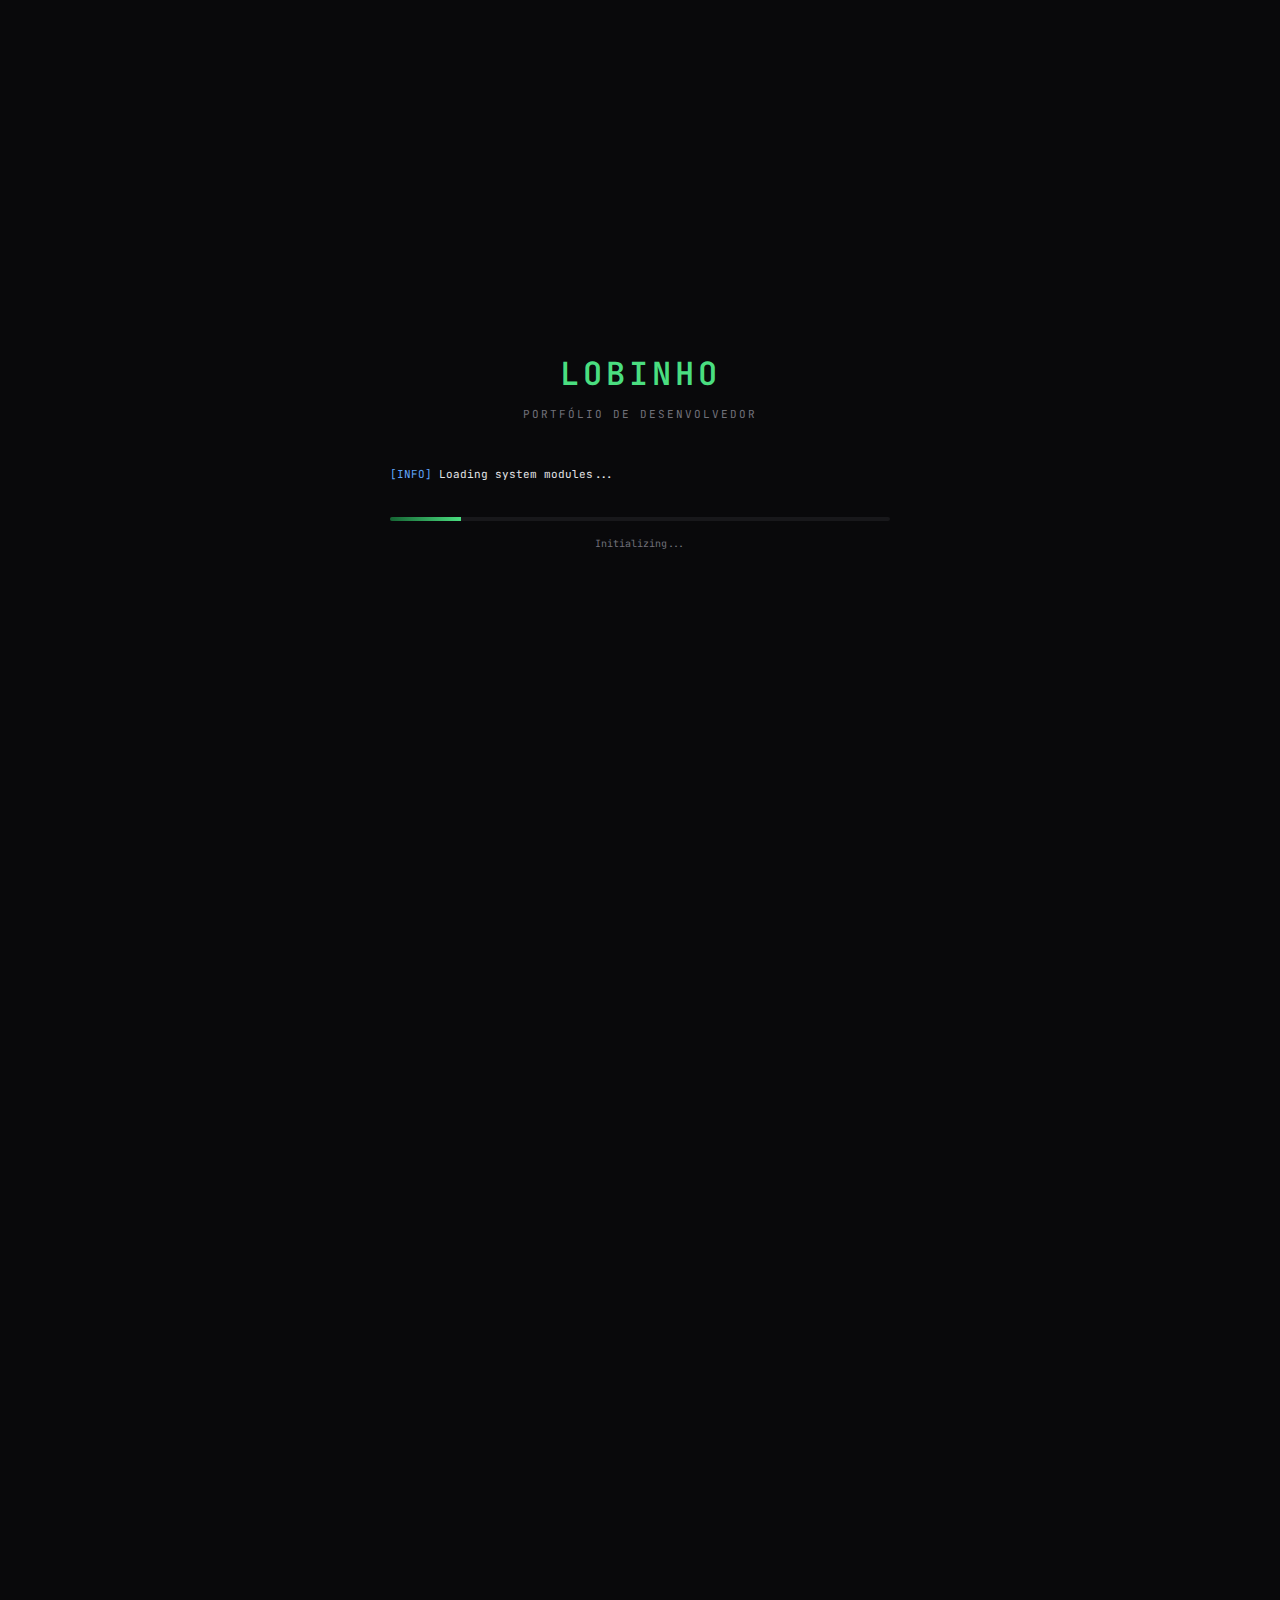
<file: index.html>
<!DOCTYPE html>
<html lang="pt-BR">
<head>
    <meta charset="UTF-8">
    <meta http-equiv="refresh" content="0; url=inicio.html">
    <meta name="viewport" content="width=device-width, initial-scale=1.0">
    <title>Redirecionando...</title>
    <link rel="icon" href="/favicon.ico" sizes="any">
</head>
<body>
    <p>Redirecionando para o portfólio...</p>
    <p>Se não redirecionar, <a href="inicio.html">clique aqui</a>.</p>
</body>
</html>
</file>
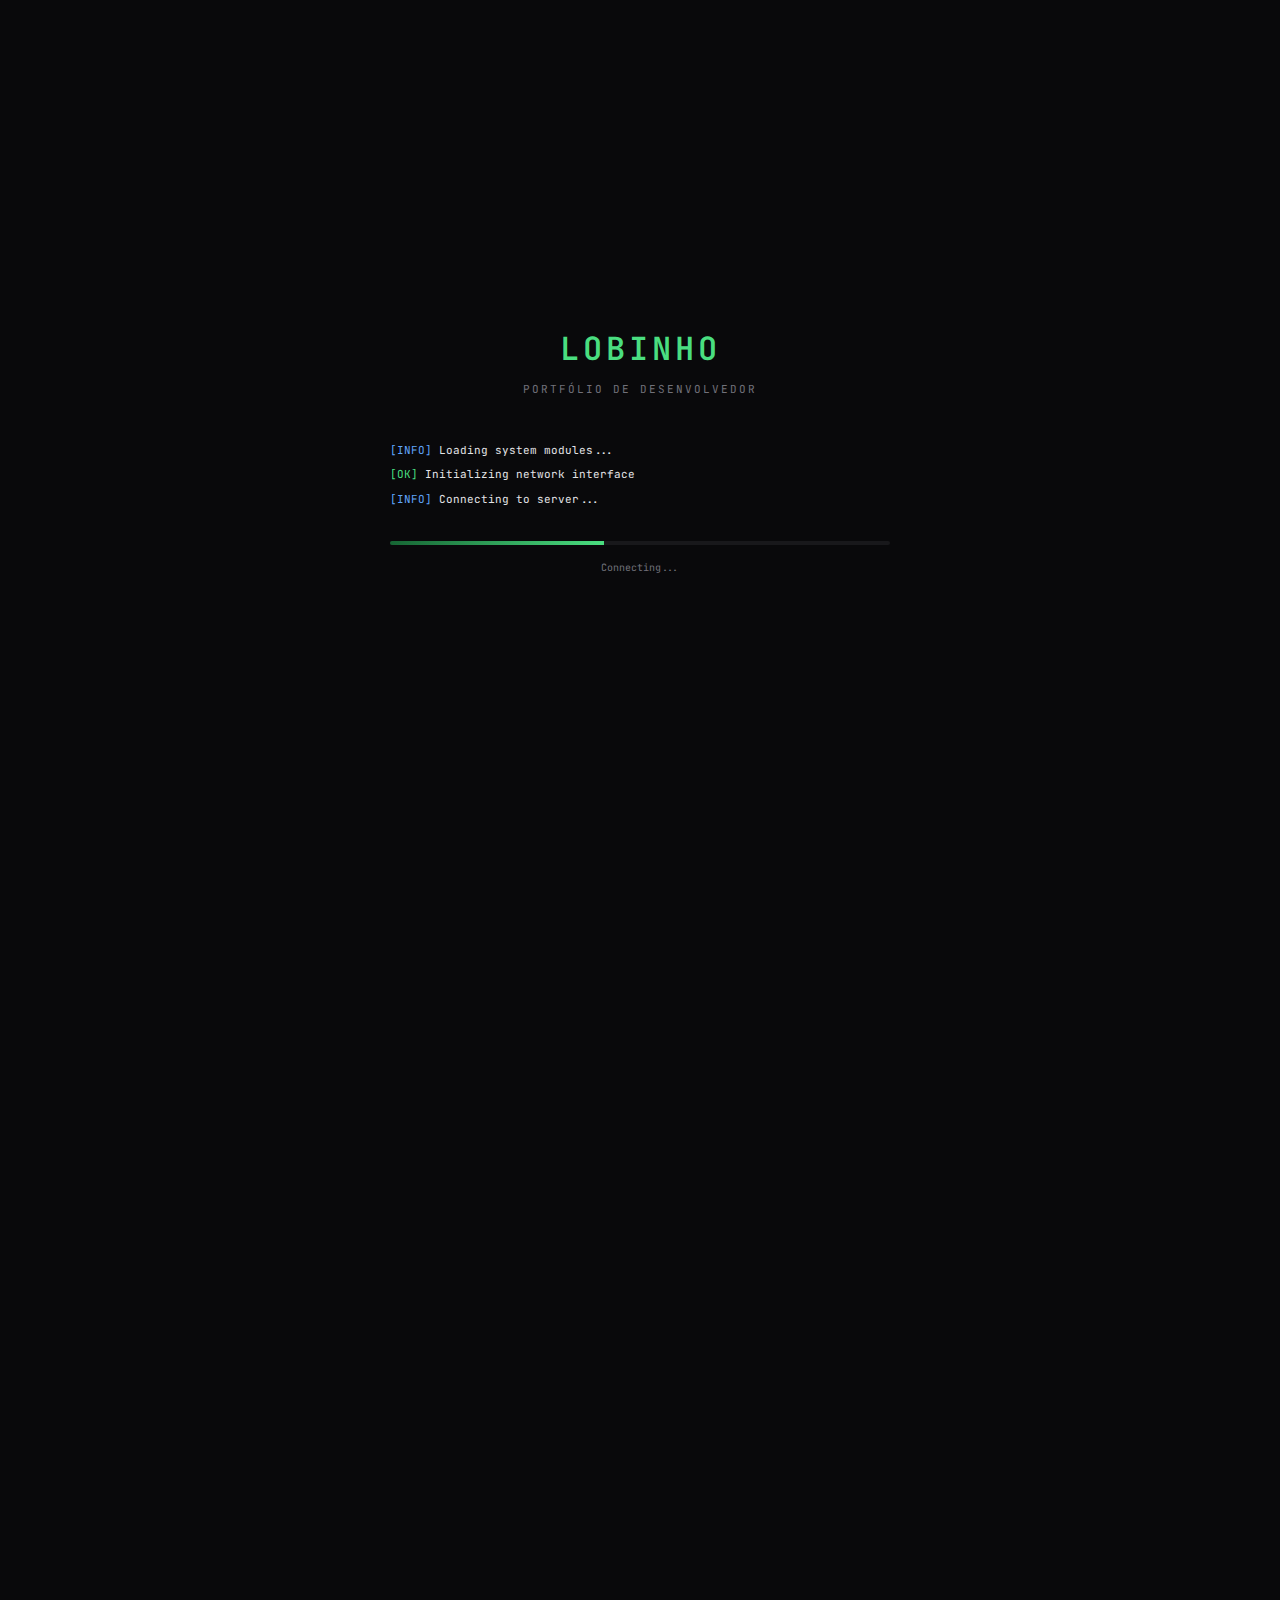
<file: inicio.html>
<!DOCTYPE html>
<html lang="pt-BR">

<head>
    <meta charset="UTF-8">
    <meta name="viewport" content="width=device-width, initial-scale=1.0">
    <meta name="description"
        content="Lobinho - Desenvolvedor Full Stack. Portfólio com projetos em JavaScript, Python, React e Node.js. Disponível para projetos freelance.">
    <meta name="keywords"
        content="desenvolvedor, full stack, programador, javascript, python, react, nodejs, portfolio">
    <meta name="author" content="André Felipe (Lobinho)">
    <meta name="robots" content="index, follow">
    <meta property="og:title" content="Lobinho | Full Stack Developer">
    <meta property="og:description"
        content="Desenvolvedor Full Stack focado em criar aplicações limpas, eficientes e escaláveis.">
    <meta property="og:type" content="website">
    <title>Lobinho | Developer</title>
    <link rel="icon" href="/favicon.ico" sizes="any">
    <link href="https://fonts.googleapis.com/css2?family=JetBrains+Mono:wght@300;400;500;600&display=swap"
        rel="stylesheet">
    <link rel="stylesheet" href="estilos/principal.css">
</head>

<body>
    <!-- Eu exibo a tela de boot enquanto a interface carrega -->
    <div id="boot-screen">
        <div class="boot-container">
            <div class="boot-logo">
                <div class="boot-logo-text">LOBINHO</div>
                <div class="boot-logo-sub">PORTFÓLIO DE DESENVOLVEDOR</div>
            </div>
            <div class="boot-lines" id="boot-lines"></div>
            <div class="progress-container">
                <div class="progress-bar" id="progress-bar"></div>
            </div>
            <div class="boot-status" id="boot-status">Initializing...</div>
        </div>
    </div>

    <!-- Eu renderizo o fundo com efeito matrix usando canvas -->
    <canvas id="matrix"></canvas>

    <!-- Eu inicio o aplicativo principal -->
    <div id="app">
        <!-- Eu organizo a navegação principal do site -->
        <nav class="nav" role="navigation" aria-label="Menu principal">
            <div class="nav-inner">
                <div class="nav-brand">
                    <span class="nav-name">lobinho.dev</span>
                </div>
                <div class="nav-links">
                    <a href="#home" class="nav-link active" aria-label="Ir para início">Início</a>
                    <a href="#skills" class="nav-link" aria-label="Ver habilidades">Habilidades</a>
                    <a href="#projects" class="nav-link" aria-label="Ver projetos">Projetos</a>
                    <a href="#about" class="nav-link" aria-label="Sobre mim">Sobre</a>
                    <a href="#contact" class="nav-link" aria-label="Entrar em contato">Contato</a>
                </div>
                <div class="nav-status" aria-live="polite">
                    <span class="status-dot" aria-hidden="true"></span>
                    <span>Disponível para projetos</span>
                </div>
                <button class="nav-mobile-toggle" aria-label="Abrir menu" aria-expanded="false"
                    aria-controls="mobile-menu">
                    <span class="hamburger" aria-hidden="true"></span>
                </button>
            </div>
            <!-- Eu mostro o menu móvel quando ele é acionado -->
            <div class="nav-mobile-menu" id="mobile-menu" role="menu">
                <a href="#home" class="nav-link active" role="menuitem" aria-label="Ir para início">Início</a>
                <a href="#skills" class="nav-link" role="menuitem" aria-label="Ver habilidades">Habilidades</a>
                <a href="#projects" class="nav-link" role="menuitem" aria-label="Ver projetos">Projetos</a>
                <a href="#about" class="nav-link" role="menuitem" aria-label="Sobre mim">Sobre</a>
                <a href="#contact" class="nav-link" role="menuitem" aria-label="Entrar em contato">Contato</a>
            </div>
        </nav>

        <!-- Eu concentro o conteúdo principal da página -->
        <main class="main">
            <!-- Eu apresento a seção hero com o destaque inicial -->
            <section id="home" class="hero fade-in">
                <div class="hero-badge">
                    <span class="hero-badge-dot"></span>
                    <span>Desenvolvedor Full Stack</span>
                </div>
                <h1 class="hero-title">
                    Criando experiências<br>
                    <span class="hero-title-highlight">digitais</span> que importam
                </h1>
                <p class="hero-desc">
                    Desenvolvedor focado em criar aplicações limpas, eficientes e escaláveis.
                    Transformando ideias em realidade através do código.
                </p>
                <div class="hero-buttons">
                    <a href="#contact" class="btn btn-primary" aria-label="Entrar em contato comigo">
                        Entre em contato →
                    </a>
                    <a href="https://github.com/llobinhovdh" target="_blank" rel="noopener noreferrer"
                        class="btn btn-secondary" aria-label="Ver meu GitHub (abre em nova aba)">
                        Ver GitHub
                    </a>
                </div>
            </section>

            <!-- Eu simulo um terminal para apresentar meu perfil -->
            <section class="fade-in">
                <div class="terminal-card">
                    <div class="terminal-header">
                        <span class="terminal-dot red"></span>
                        <span class="terminal-dot yellow"></span>
                        <span class="terminal-dot green"></span>
                        <span class="terminal-title">profile.sh</span>
                    </div>
                    <div class="terminal-body" id="terminal-body">
                        <div class="terminal-line">
                            <span class="terminal-prompt">$</span>
                            <span class="terminal-cmd">cat profile.json</span>
                        </div>
                    </div>
                </div>
            </section>

            <!-- Eu listo minhas habilidades técnicas -->
            <section id="skills" class="section fade-in">
                <div class="section-header">
                    <div class="section-label">Especialidades</div>
                    <h2 class="section-title">Habilidades Técnicas</h2>
                </div>
                <div class="skills-grid">
                    <div class="skill-card">
                        <div class="skill-icon">
                            <svg xmlns="http://www.w3.org/2000/svg" width="24" height="24" viewBox="0 0 24 24"
                                fill="none" stroke="currentColor" stroke-width="2" stroke-linecap="round"
                                stroke-linejoin="round">
                                <rect x="3" y="3" width="18" height="18" rx="2" ry="2"></rect>
                                <line x1="3" y1="9" x2="21" y2="9"></line>
                                <line x1="9" y1="21" x2="9" y2="9"></line>
                            </svg>
                        </div>
                        <h3 class="skill-title">Frontend</h3>
                        <div class="skill-list">
                            <span class="skill-tag">JavaScript</span>
                            <span class="skill-tag">TypeScript</span>
                            <span class="skill-tag">React</span>
                            <span class="skill-tag">Vue</span>
                            <span class="skill-tag">HTML/CSS</span>
                        </div>
                    </div>
                    <div class="skill-card">
                        <div class="skill-icon">
                            <svg xmlns="http://www.w3.org/2000/svg" width="24" height="24" viewBox="0 0 24 24"
                                fill="none" stroke="currentColor" stroke-width="2" stroke-linecap="round"
                                stroke-linejoin="round">
                                <rect x="2" y="2" width="20" height="8" rx="2" ry="2"></rect>
                                <rect x="2" y="14" width="20" height="8" rx="2" ry="2"></rect>
                                <line x1="6" y1="6" x2="6.01" y2="6"></line>
                                <line x1="6" y1="18" x2="6.01" y2="18"></line>
                            </svg>
                        </div>
                        <h3 class="skill-title">Backend</h3>
                        <div class="skill-list">
                            <span class="skill-tag">Python</span>
                            <span class="skill-tag">Node.js</span>
                            <span class="skill-tag">Django</span>
                            <span class="skill-tag">Flask</span>
                            <span class="skill-tag">Express</span>
                        </div>
                    </div>
                    <div class="skill-card">
                        <div class="skill-icon">
                            <svg xmlns="http://www.w3.org/2000/svg" width="24" height="24" viewBox="0 0 24 24"
                                fill="none" stroke="currentColor" stroke-width="2" stroke-linecap="round"
                                stroke-linejoin="round">
                                <ellipse cx="12" cy="5" rx="9" ry="3"></ellipse>
                                <path d="M21 12c0 1.66-4 3-9 3s-9-1.34-9-3"></path>
                                <path d="M3 5v14c0 1.66 4 3 9 3s9-1.34 9-3V5"></path>
                            </svg>
                        </div>
                        <h3 class="skill-title">Database</h3>
                        <div class="skill-list">
                            <span class="skill-tag">PostgreSQL</span>
                            <span class="skill-tag">MongoDB</span>
                            <span class="skill-tag">Redis</span>
                            <span class="skill-tag">MySQL</span>
                        </div>
                    </div>
                    <div class="skill-card">
                        <div class="skill-icon">
                            <svg xmlns="http://www.w3.org/2000/svg" width="24" height="24" viewBox="0 0 24 24"
                                fill="none" stroke="currentColor" stroke-width="2" stroke-linecap="round"
                                stroke-linejoin="round">
                                <path
                                    d="M21 16V8a2 2 0 0 0-1-1.73l-7-4a2 2 0 0 0-2 0l-7 4A2 2 0 0 0 3 8v8a2 2 0 0 0 1 1.73l7 4a2 2 0 0 0 2 0l7-4A2 2 0 0 0 21 16z">
                                </path>
                                <polyline points="3.27 6.96 12 12.01 20.73 6.96"></polyline>
                                <line x1="12" y1="22.08" x2="12" y2="12"></line>
                            </svg>
                        </div>
                        <h3 class="skill-title">DevOps</h3>
                        <div class="skill-list">
                            <span class="skill-tag">Docker</span>
                            <span class="skill-tag">AWS</span>
                            <span class="skill-tag">Linux</span>
                            <span class="skill-tag">CI/CD</span>
                            <span class="skill-tag">Git</span>
                        </div>
                    </div>
                </div>

                <div class="stats-grid">
                    <div class="stat-item">
                        <div class="stat-value">1</div>
                        <div class="stat-label">Ano de Experiência</div>
                    </div>
                    <div class="stat-item">
                        <div class="stat-value">3</div>
                        <div class="stat-label">Projetos Concluídos</div>
                    </div>
                    <div class="stat-item">
                        <div class="stat-value">15+</div>
                        <div class="stat-label">Tecnologias</div>
                    </div>
                    <div class="stat-item">
                        <div class="stat-value">
                            <svg class="infinity-icon" xmlns="http://www.w3.org/2000/svg" width="40" height="40"
                                viewBox="0 0 24 24" fill="none" stroke="currentColor" stroke-width="2.5"
                                stroke-linecap="round" stroke-linejoin="round">
                                <path
                                    d="M12 12c-2-2.67-4-4-6-4a4 4 0 1 0 0 8c2 0 4-1.33 6-4Zm0 0c2 2.67 4 4 6 4a4 4 0 1 0 0-8c-2 0-4 1.33-6 4Z" />
                            </svg>
                        </div>
                        <div class="stat-label">Xícaras de Café</div>
                    </div>
                </div>
            </section>

            <!-- Eu introduzo a seção sobre mim -->
            <!-- Eu apresento a seção de projetos -->
            <section id="projects" class="section fade-in">
                <div class="section-header">
                    <div class="section-label">Projetos</div>
                    <h2 class="section-title">Projetos Recentes</h2>
                </div>
                <div class="skills-grid">
                    <a class="skill-card project-card" href="projetos/divertido/universo/galaxia-do-amor.html"
                        target="_blank" rel="noopener noreferrer" aria-label="Abrir projeto Galaxia do Amor">
                        <div class="skill-icon" style="background: rgba(34, 197, 94, 0.1); color: var(--green);">
                            <svg xmlns="http://www.w3.org/2000/svg" width="24" height="24" viewBox="0 0 24 24"
                                fill="none" stroke="currentColor" stroke-width="2" stroke-linecap="round"
                                stroke-linejoin="round">
                                <polygon points="12 2 2 7 12 12 22 7 12 2"></polygon>
                                <polyline points="2 17 12 22 22 17"></polyline>
                                <polyline points="2 12 12 17 22 12"></polyline>
                            </svg>
                        </div>
                        <h3 class="skill-title">Galaxia do Amor</h3>
                        <p style="color: var(--text-dim); font-size: 13px; margin-bottom: 12px;">
                            Experiencia 3D com Three.js, coracoes e trilha musical integrada.
                        </p>
                        <div class="skill-list">
                            <span class="skill-tag">HTML</span>
                            <span class="skill-tag">Three.js</span>
                            <span class="skill-tag">WebGL</span>
                            <span class="skill-tag">Trilha: Quero Ser Seu</span>
                        </div>
                    </a>
                    <a class="skill-card project-card" href="projetos/assistente-educacional/inicio.html"
                        target="_blank" rel="noopener noreferrer" aria-label="Abrir Assistente Educacional">
                        <div class="skill-icon" style="background: rgba(34, 197, 94, 0.1); color: var(--green);">
                            <svg xmlns="http://www.w3.org/2000/svg" width="24" height="24" viewBox="0 0 24 24"
                                fill="none" stroke="currentColor" stroke-width="2" stroke-linecap="round"
                                stroke-linejoin="round">
                                <path d="M2 3h6a4 4 0 0 1 4 4v14a3 3 0 0 0-3-3H2z"></path>
                                <path d="M22 3h-6a4 4 0 0 0-4 4v14a3 3 0 0 1 3-3h7z"></path>
                            </svg>
                        </div>
                        <h3 class="skill-title">Assistente Educacional</h3>
                        <p style="color: var(--text-dim); font-size: 13px; margin-bottom: 12px;">
                            Plataforma de estudos com IA, flashcards, quiz, pomodoro e anotações.
                        </p>
                        <div class="skill-list">
                            <span class="skill-tag">JavaScript</span>
                            <span class="skill-tag">Groq AI</span>
                            <span class="skill-tag">LocalStorage</span>
                        </div>
                    </a>
</div>
            </section>

            <section id="about" class="hero fade-in">
                <div class="hero-badge">
                    <span class="hero-badge-dot"></span>
                    <span>Sobre mim</span>
                </div>
                <h2 class="hero-title">
                    Um pouco <br>
                    <span class="hero-title-highlight">sobre mim</span>
                </h2>
                <p class="hero-desc">
                    Sou o André Felipe, desenvolvedor full stack do Brasil. Transformo ideias em aplicações limpas,
                    eficientes e escaláveis, do planejamento ao deploy.
                </p>
                <p class="hero-desc">
                    Meu foco é aprender construindo: prototipar, testar e evoluir projetos reais. Quando não estou
                    codando, exploro novas ferramentas e contribuo com a comunidade open source.
                </p>
            </section>

            <!-- Eu disponibilizo a seção de contato -->
            <section id="contact" class="section fade-in">
                <div class="section-header">
                    <div class="section-label">Contato</div>
                    <h2 class="section-title">Vamos conversar</h2>
                </div>
                <div class="contact-grid">
                    <a href="https://github.com/llobinhovdh" target="_blank" rel="noopener noreferrer"
                        class="contact-card" aria-label="Visitar meu GitHub">
                        <div class="contact-icon">
                            <svg xmlns="http://www.w3.org/2000/svg" width="20" height="20" viewBox="0 0 24 24"
                                fill="none" stroke="currentColor" stroke-width="2" stroke-linecap="round"
                                stroke-linejoin="round" aria-hidden="true">
                                <path
                                    d="M9 19c-5 1.5-5-2.5-7-3m14 6v-3.87a3.37 3.37 0 0 0-.94-2.61c3.14-.35 6.44-1.54 6.44-7A5.44 5.44 0 0 0 20 4.77 5.07 5.07 0 0 0 19.91 1S18.73.65 16 2.48a13.38 13.38 0 0 0-7 0C6.27.65 5.09 1 5.09 1A5.07 5.07 0 0 0 5 4.77a5.44 5.44 0 0 0-1.5 3.78c0 5.42 3.3 6.61 6.44 7A3.37 3.37 0 0 0 9 18.13V22">
                                </path>
                            </svg>
                        </div>
                        <div class="contact-info">
                            <div class="contact-value">GitHub</div>
                            <div class="contact-label">Ver projetos e código</div>
                        </div>
                        <span class="contact-arrow" aria-hidden="true">→</span>
                    </a>
                    <a href="https://www.linkedin.com/in/andré-felipe-andré-felipe-980ba5380" target="_blank"
                        rel="noopener noreferrer" class="contact-card" aria-label="Conectar no LinkedIn">
                        <div class="contact-icon">
                            <svg xmlns="http://www.w3.org/2000/svg" width="20" height="20" viewBox="0 0 24 24"
                                fill="none" stroke="currentColor" stroke-width="2" stroke-linecap="round"
                                stroke-linejoin="round" aria-hidden="true">
                                <path
                                    d="M16 8a6 6 0 0 1 6 6v7h-4v-7a2 2 0 0 0-2-2 2 2 0 0 0-2 2v7h-4v-7a6 6 0 0 1 6-6z">
                                </path>
                                <rect x="2" y="9" width="4" height="12"></rect>
                                <circle cx="4" cy="4" r="2"></circle>
                            </svg>
                        </div>
                        <div class="contact-info">
                            <div class="contact-value">LinkedIn</div>
                            <div class="contact-label">Conecte-se comigo</div>
                        </div>
                        <span class="contact-arrow" aria-hidden="true">→</span>
                    </a>
                    <a href="mailto:lobinho@mail.dev" class="contact-card" aria-label="Enviar email">
                        <div class="contact-icon">
                            <svg xmlns="http://www.w3.org/2000/svg" width="20" height="20" viewBox="0 0 24 24"
                                fill="none" stroke="currentColor" stroke-width="2" stroke-linecap="round"
                                stroke-linejoin="round" aria-hidden="true">
                                <path d="M4 4h16c1.1 0 2 .9 2 2v12c0 1.1-.9 2-2 2H4c-1.1 0-2-.9-2-2V6c0-1.1.9-2 2-2z">
                                </path>
                                <polyline points="22,6 12,13 2,6"></polyline>
                            </svg>
                        </div>
                        <div class="contact-info">
                            <div class="contact-value">Email</div>
                            <div class="contact-label">Entre em contato</div>
                        </div>
                        <span class="contact-arrow" aria-hidden="true">→</span>
                    </a>
                    <a href="https://lobinho.dev" target="_blank" rel="noopener noreferrer" class="contact-card"
                        aria-label="Visitar meu website">
                        <div class="contact-icon">
                            <svg xmlns="http://www.w3.org/2000/svg" width="20" height="20" viewBox="0 0 24 24"
                                fill="none" stroke="currentColor" stroke-width="2" stroke-linecap="round"
                                stroke-linejoin="round" aria-hidden="true">
                                <circle cx="12" cy="12" r="10"></circle>
                                <line x1="2" y1="12" x2="22" y2="12"></line>
                                <path
                                    d="M12 2a15.3 15.3 0 0 1 4 10 15.3 15.3 0 0 1-4 10 15.3 15.3 0 0 1-4-10 15.3 15.3 0 0 1 4-10z">
                                </path>
                            </svg>
                        </div>
                        <div class="contact-info">
                            <div class="contact-value">Website</div>
                            <div class="contact-label">Visite meu portfólio</div>
                        </div>
                        <span class="contact-arrow" aria-hidden="true">→</span>
                    </a>
                    <a href="https://www.instagram.com/llobinho.vdh/" target="_blank" rel="noopener noreferrer"
                        class="contact-card" aria-label="Seguir no Instagram">
                        <div class="contact-icon">
                            <svg xmlns="http://www.w3.org/2000/svg" width="20" height="20" viewBox="0 0 24 24"
                                fill="none" stroke="currentColor" stroke-width="2" stroke-linecap="round"
                                stroke-linejoin="round" aria-hidden="true">
                                <rect x="2" y="2" width="20" height="20" rx="5" ry="5"></rect>
                                <path d="M16 11.37A4 4 0 1 1 12.63 8 4 4 0 0 1 16 11.37z"></path>
                                <line x1="17.5" y1="6.5" x2="17.51" y2="6.5"></line>
                            </svg>
                        </div>
                        <div class="contact-info">
                            <div class="contact-value">Instagram</div>
                            <div class="contact-label">Siga-me nas redes</div>
                        </div>
                        <span class="contact-arrow" aria-hidden="true">→</span>
                    </a>
                </div>
            </section>
        </main>

        <!-- Eu finalizo a página com o rodapé -->
        <footer class="footer">
            <div class="footer-content">
                <div class="footer-top footer-creative">
                    <div class="footer-brand footer-statement">
                        <span class="footer-label">Encerrando</span>
                        <h3 class="footer-headline">Fim do scroll. Come&ccedil;o do projeto.</h3>
                        <p class="footer-tagline">
                            Transformando <span class="highlight">c&oacute;digo</span> em experi&ecirc;ncias digitais.
                        </p>

                        <div class="footer-status" aria-label="Dispon&iacute;vel para projetos">
                            <span class="footer-status-dot" aria-hidden="true"></span>
                            Dispon&iacute;vel para projetos
                        </div>
                    </div>

                    <div class="footer-actions">
                        <a href="#contact" class="footer-action-btn" aria-label="Ir para contato">
                            Vamos conversar &rarr;
                        </a>
                        <span class="footer-action-note">Resposta em at&eacute; 24h</span>
                    </div>
                </div>

                <div class="footer-divider"></div>

                <div class="footer-bottom">
                    <p class="footer-text">
                        &copy; <span class="footer-year" id="copyright-year">2025</span> Lobinho. Todos os direitos
                        reservados.
                    </p>
                    <div class="footer-social">
                        <a href="https://github.com/llobinhovdh" target="_blank" rel="noopener noreferrer"
                            class="footer-social-link" aria-label="GitHub">
                            <svg xmlns="http://www.w3.org/2000/svg" width="20" height="20" viewBox="0 0 24 24"
                                fill="none" stroke="currentColor" stroke-width="2" stroke-linecap="round"
                                stroke-linejoin="round">
                                <path
                                    d="M9 19c-5 1.5-5-2.5-7-3m14 6v-3.87a3.37 3.37 0 0 0-.94-2.61c3.14-.35 6.44-1.54 6.44-7A5.44 5.44 0 0 0 20 4.77 5.07 5.07 0 0 0 19.91 1S18.73.65 16 2.48a13.38 13.38 0 0 0-7 0C6.27.65 5.09 1 5.09 1A5.07 5.07 0 0 0 5 4.77a5.44 5.44 0 0 0-1.5 3.78c0 5.42 3.3 6.61 6.44 7A3.37 3.37 0 0 0 9 18.13V22">
                                </path>
                            </svg>
                        </a>
                        <a href="https://www.linkedin.com/in/andr%C3%A9-felipe-andr%C3%A9-felipe-980ba5380"
                            target="_blank" rel="noopener noreferrer" class="footer-social-link" aria-label="LinkedIn">
                            <svg xmlns="http://www.w3.org/2000/svg" width="20" height="20" viewBox="0 0 24 24"
                                fill="none" stroke="currentColor" stroke-width="2" stroke-linecap="round"
                                stroke-linejoin="round">
                                <path
                                    d="M16 8a6 6 0 0 1 6 6v7h-4v-7a2 2 0 0 0-2-2 2 2 0 0 0-2 2v7h-4v-7a6 6 0 0 1 6-6z">
                                </path>
                                <rect x="2" y="9" width="4" height="12"></rect>
                                <circle cx="4" cy="4" r="2"></circle>
                            </svg>
                        </a>
                        <a href="mailto:lobinho@mail.dev" class="footer-social-link" aria-label="Email">
                            <svg xmlns="http://www.w3.org/2000/svg" width="20" height="20" viewBox="0 0 24 24"
                                fill="none" stroke="currentColor" stroke-width="2" stroke-linecap="round"
                                stroke-linejoin="round">
                                <path d="M4 4h16c1.1 0 2 .9 2 2v12c0 1.1-.9 2-2 2H4c-1.1 0-2-.9-2-2V6c0-1.1.9-2 2-2z">
                                </path>
                                <polyline points="22,6 12,13 2,6"></polyline>
                            </svg>
                        </a>
                        <a href="https://lobinho.dev" target="_blank" rel="noopener noreferrer"
                            class="footer-social-link" aria-label="Website">
                            <svg xmlns="http://www.w3.org/2000/svg" width="20" height="20" viewBox="0 0 24 24"
                                fill="none" stroke="currentColor" stroke-width="2" stroke-linecap="round"
                                stroke-linejoin="round">
                                <circle cx="12" cy="12" r="10"></circle>
                                <line x1="2" y1="12" x2="22" y2="12"></line>
                                <path
                                    d="M12 2a15.3 15.3 0 0 1 4 10 15.3 15.3 0 0 1-4 10 15.3 15.3 0 0 1-4-10 15.3 15.3 0 0 1 4-10z">
                                </path>
                            </svg>
                        </a>
                        <a href="https://www.instagram.com/llobinho.vdh/" target="_blank" rel="noopener noreferrer"
                            class="footer-social-link" aria-label="Instagram">
                            <svg xmlns="http://www.w3.org/2000/svg" width="20" height="20" viewBox="0 0 24 24"
                                fill="none" stroke="currentColor" stroke-width="2" stroke-linecap="round"
                                stroke-linejoin="round">
                                <rect x="2" y="2" width="20" height="20" rx="5" ry="5"></rect>
                                <path d="M16 11.37A4 4 0 1 1 12.63 8 4 4 0 0 1 16 11.37z"></path>
                                <line x1="17.5" y1="6.5" x2="17.51" y2="6.5"></line>
                            </svg>
                        </a>
                    </div>
                </div>
                <div class="footer-signoff">
                    <span class="footer-mono">// pronto para o pr&oacute;ximo projeto</span>
                </div>
            </div>
        </footer>
    </div>

    <script src="scripts/principal.js" defer></script>
</body>

</html>
</file>
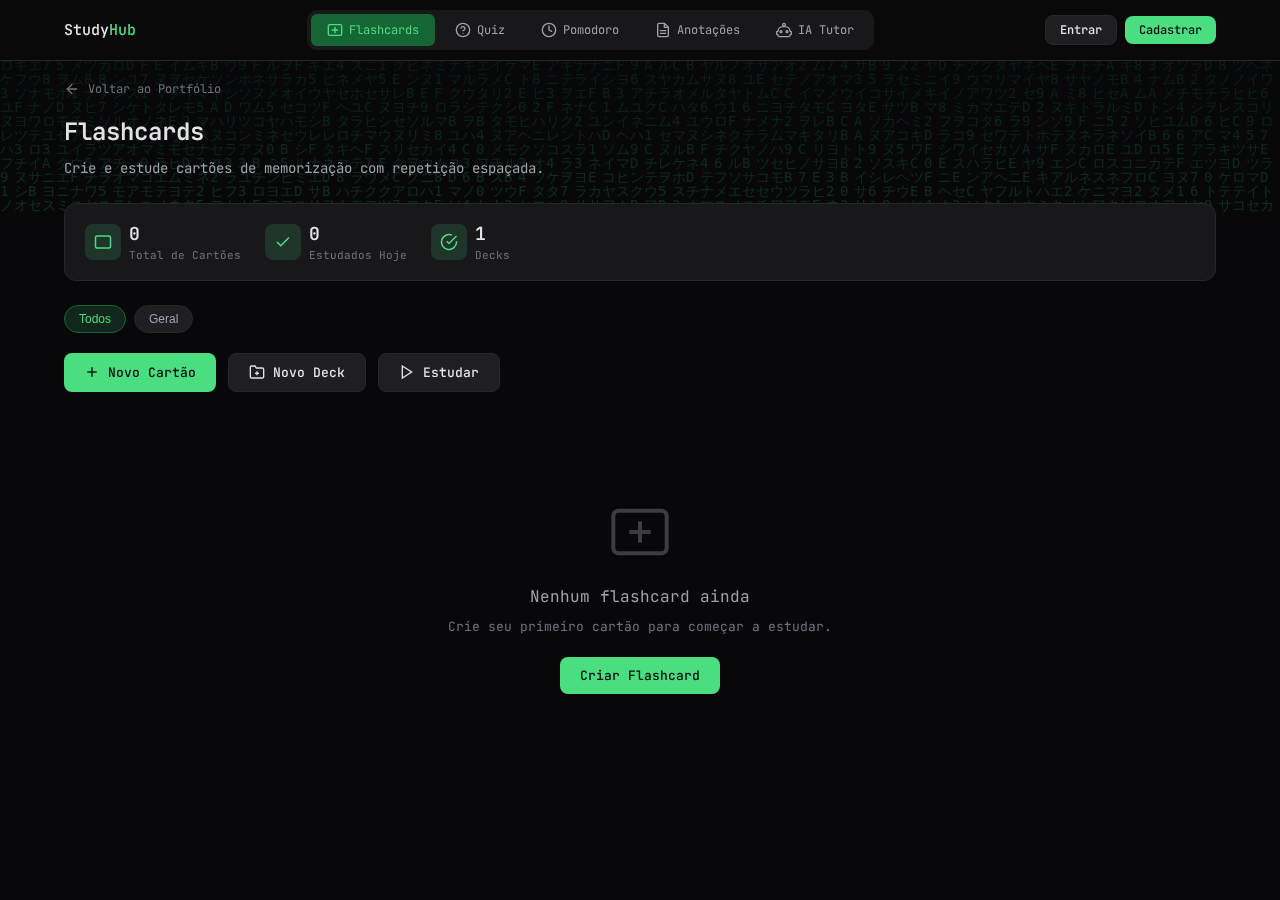
<file: projetos/assistente-educacional/inicio.html>
<!DOCTYPE html>
<html lang="pt-BR">

<head>
    <meta charset="UTF-8">
    <meta name="viewport" content="width=device-width, initial-scale=1.0">
    <meta name="description" content="Assistente Educacional - Flashcards, Quiz, Pomodoro e Anotações para seus estudos">
    <meta name="keywords" content="estudo, flashcards, quiz, pomodoro, anotações, educação">
    <meta name="author" content="Lobinho">
    <title>Assistente Educacional | Study Tools</title>
    <link href="https://fonts.googleapis.com/css2?family=JetBrains+Mono:wght@300;400;500;600&display=swap" rel="stylesheet">
    <style>
        * {
            margin: 0;
            padding: 0;
            box-sizing: border-box;
        }

        :root {
            --green: #4ade80;
            --green-dim: #22c55e;
            --green-dark: #166534;
            --green-glow: rgba(74, 222, 128, 0.15);
            --text: #e4e4e7;
            --text-dim: #a1a1aa;
            --text-muted: #71717a;
            --bg: #09090b;
            --bg-panel: #18181b;
            --bg-card: #1f1f23;
            --border: #27272a;
            --border-light: #3f3f46;
            --red: #ef4444;
            --yellow: #facc15;
            --blue: #60a5fa;
        }

        body {
            font-family: 'JetBrains Mono', monospace;
            background: var(--bg);
            color: var(--text);
            min-height: 100vh;
            font-size: 13px;
            line-height: 1.5;
            overflow-x: hidden;
        }

        /* Canvas matrix */
        #matrix {
            position: fixed;
            top: 0;
            left: 0;
            width: 100%;
            height: 100%;
            z-index: 0;
            opacity: 0.2;
            pointer-events: none;
        }

        /* Cabecalho */
        .header {
            position: fixed;
            top: 0;
            left: 0;
            right: 0;
            z-index: 100;
            background: rgba(9, 9, 11, 0.85);
            backdrop-filter: blur(12px);
            border-bottom: 1px solid var(--border);
        }

        .header-inner {
            max-width: 1200px;
            margin: 0 auto;
            padding: 0 24px;
            height: 60px;
            display: flex;
            align-items: center;
            justify-content: space-between;
        }

        .logo {
            display: flex;
            align-items: center;
            gap: 12px;
            text-decoration: none;
            color: var(--text);
        }

        .logo-icon {
            width: 36px;
            height: 36px;
            background: linear-gradient(135deg, var(--green-dark), var(--green));
            border-radius: 8px;
            display: flex;
            align-items: center;
            justify-content: center;
            font-size: 18px;
        }

        .logo-text {
            font-weight: 500;
            font-size: 15px;
        }

        .logo-text span {
            color: var(--green);
        }

        /* Navegacao de abas */
        .tabs {
            display: flex;
            gap: 4px;
            background: var(--bg-panel);
            padding: 4px;
            border-radius: 10px;
        }

        .tab {
            padding: 8px 16px;
            background: transparent;
            border: none;
            color: var(--text-dim);
            font-family: inherit;
            font-size: 12px;
            cursor: pointer;
            border-radius: 6px;
            transition: all 0.2s ease;
            display: flex;
            align-items: center;
            gap: 6px;
        }

        .tab:hover {
            color: var(--text);
            background: var(--bg-card);
        }

        .tab.active {
            background: var(--green-dark);
            color: var(--green);
        }

        .tab svg {
            width: 16px;
            height: 16px;
        }

        /* Menu mobile */
        .mobile-menu-btn {
            display: none;
            background: transparent;
            border: 1px solid var(--border);
            border-radius: 6px;
            padding: 8px;
            cursor: pointer;
            color: var(--text);
        }

        @media (max-width: 768px) {
            .tabs {
                display: none;
                position: absolute;
                top: 60px;
                left: 0;
                right: 0;
                flex-direction: column;
                background: var(--bg-panel);
                border-radius: 0;
                padding: 16px;
                border-bottom: 1px solid var(--border);
            }

            .tabs.active {
                display: flex;
            }

            .mobile-menu-btn {
                display: block;
            }

            .tab {
                padding: 12px 16px;
            }
        }

        /* Conteudo principal */
        .main {
            position: relative;
            z-index: 1;
            max-width: 1200px;
            margin: 0 auto;
            padding: 80px 24px 40px;
            min-height: 100vh;
        }

        /* Secao/Painel */
        .panel {
            display: none;
            animation: fadeIn 0.3s ease;
        }

        .panel.active {
            display: block;
        }

        @keyframes fadeIn {
            from {
                opacity: 0;
                transform: translateY(10px);
            }
            to {
                opacity: 1;
                transform: translateY(0);
            }
        }

        .panel-header {
            margin-bottom: 24px;
        }

        .panel-title {
            font-size: 24px;
            font-weight: 600;
            margin-bottom: 8px;
        }

        .panel-desc {
            color: var(--text-dim);
            font-size: 14px;
        }

        /* Grade de cards */
        .grid {
            display: grid;
            grid-template-columns: repeat(auto-fill, minmax(280px, 1fr));
            gap: 16px;
            margin-bottom: 24px;
        }

        /* Componente de card */
        .card {
            background: var(--bg-panel);
            border: 1px solid var(--border);
            border-radius: 12px;
            padding: 20px;
            transition: all 0.3s ease;
        }

        .card:hover {
            border-color: var(--green-dark);
            transform: translateY(-2px);
        }

        .card-header {
            display: flex;
            justify-content: space-between;
            align-items: flex-start;
            margin-bottom: 12px;
        }

        .card-title {
            font-size: 15px;
            font-weight: 500;
            color: var(--text);
        }

        .card-subtitle {
            font-size: 12px;
            color: var(--text-muted);
            margin-top: 4px;
        }

        .card-actions {
            display: flex;
            gap: 8px;
        }

        .card-btn {
            background: transparent;
            border: none;
            color: var(--text-muted);
            cursor: pointer;
            padding: 4px;
            border-radius: 4px;
            transition: all 0.2s ease;
        }

        .card-btn:hover {
            color: var(--text);
            background: var(--bg-card);
        }

        .card-btn.delete:hover {
            color: var(--red);
        }

        .card-content {
            color: var(--text-dim);
            font-size: 13px;
        }

        /* Botoes */
        .btn {
            padding: 10px 20px;
            font-family: inherit;
            font-size: 13px;
            font-weight: 500;
            border-radius: 8px;
            cursor: pointer;
            transition: all 0.2s ease;
            display: inline-flex;
            align-items: center;
            gap: 8px;
            border: none;
        }

        .btn-primary {
            background: var(--green);
            color: var(--bg);
        }

        .btn-primary:hover {
            background: var(--green-dim);
            transform: translateY(-2px);
            box-shadow: 0 4px 20px var(--green-glow);
        }

        .btn-secondary {
            background: var(--bg-card);
            color: var(--text);
            border: 1px solid var(--border);
        }

        .btn-secondary:hover {
            background: var(--bg-panel);
            border-color: var(--border-light);
        }

        .btn-danger {
            background: transparent;
            color: var(--red);
            border: 1px solid var(--red);
        }

        .btn-danger:hover {
            background: rgba(239, 68, 68, 0.1);
        }

        .btn-sm {
            padding: 6px 12px;
            font-size: 12px;
        }

        /* Formularios */
        .form-group {
            margin-bottom: 16px;
        }

        .form-label {
            display: block;
            font-size: 12px;
            color: var(--text-dim);
            margin-bottom: 6px;
        }

        .form-input,
        .form-textarea,
        .form-select {
            width: 100%;
            padding: 10px 14px;
            background: var(--bg-card);
            border: 1px solid var(--border);
            border-radius: 8px;
            color: var(--text);
            font-family: inherit;
            font-size: 13px;
            transition: all 0.2s ease;
        }

        .form-input:focus,
        .form-textarea:focus,
        .form-select:focus {
            outline: none;
            border-color: var(--green-dark);
            box-shadow: 0 0 0 3px var(--green-glow);
        }

        .form-textarea {
            min-height: 100px;
            resize: vertical;
        }

        /* Modal */
        .modal-overlay {
            display: none;
            position: fixed;
            top: 0;
            left: 0;
            right: 0;
            bottom: 0;
            background: rgba(0, 0, 0, 0.8);
            z-index: 200;
            align-items: center;
            justify-content: center;
            padding: 20px;
        }

        .modal-overlay.active {
            display: flex;
        }

        .modal {
            background: var(--bg-panel);
            border: 1px solid var(--border);
            border-radius: 16px;
            width: 100%;
            max-width: 500px;
            max-height: 90vh;
            overflow-y: auto;
            animation: modalIn 0.2s ease;
        }

        @keyframes modalIn {
            from {
                opacity: 0;
                transform: scale(0.95);
            }
            to {
                opacity: 1;
                transform: scale(1);
            }
        }

        .modal-header {
            padding: 20px;
            border-bottom: 1px solid var(--border);
            display: flex;
            justify-content: space-between;
            align-items: center;
        }

        .modal-title {
            font-size: 16px;
            font-weight: 600;
        }

        .modal-close {
            background: transparent;
            border: none;
            color: var(--text-muted);
            cursor: pointer;
            padding: 4px;
            border-radius: 4px;
            transition: all 0.2s ease;
        }

        .modal-close:hover {
            color: var(--text);
            background: var(--bg-card);
        }

        .modal-body {
            padding: 20px;
        }

        .modal-footer {
            padding: 16px 20px;
            border-top: 1px solid var(--border);
            display: flex;
            gap: 12px;
            justify-content: flex-end;
        }

        /* Estado vazio */
        .empty-state {
            text-align: center;
            padding: 60px 20px;
            color: var(--text-muted);
        }

        .empty-state svg {
            width: 64px;
            height: 64px;
            margin-bottom: 16px;
            opacity: 0.5;
        }

        .empty-state-title {
            font-size: 16px;
            color: var(--text-dim);
            margin-bottom: 8px;
        }

        .empty-state-desc {
            font-size: 13px;
            margin-bottom: 20px;
        }

        /* Flashcards */
        .flashcard-study {
            perspective: 1000px;
            margin-bottom: 24px;
        }

        .flashcard {
            width: 100%;
            max-width: 500px;
            height: 300px;
            margin: 0 auto;
            position: relative;
            cursor: pointer;
            transform-style: preserve-3d;
            transition: transform 0.6s ease;
        }

        .flashcard.flipped {
            transform: rotateY(180deg);
        }

        .flashcard-face {
            position: absolute;
            top: 0;
            left: 0;
            width: 100%;
            height: 100%;
            backface-visibility: hidden;
            background: var(--bg-panel);
            border: 2px solid var(--border);
            border-radius: 16px;
            display: flex;
            flex-direction: column;
            align-items: center;
            justify-content: center;
            padding: 24px;
            text-align: center;
        }

        .flashcard-face.back {
            transform: rotateY(180deg);
            background: var(--bg-card);
            border-color: var(--green-dark);
        }

        .flashcard-label {
            font-size: 11px;
            color: var(--text-muted);
            text-transform: uppercase;
            letter-spacing: 1px;
            margin-bottom: 16px;
        }

        .flashcard-text {
            font-size: 18px;
            color: var(--text);
            line-height: 1.6;
        }

        .flashcard-hint {
            position: absolute;
            bottom: 16px;
            font-size: 11px;
            color: var(--text-muted);
        }

        .flashcard-controls {
            display: flex;
            justify-content: center;
            gap: 12px;
            margin-top: 20px;
        }

        .difficulty-btn {
            padding: 10px 24px;
            border: 1px solid var(--border);
            background: var(--bg-panel);
            color: var(--text-dim);
            font-family: inherit;
            font-size: 12px;
            border-radius: 8px;
            cursor: pointer;
            transition: all 0.2s ease;
        }

        .difficulty-btn.easy:hover {
            border-color: var(--green);
            color: var(--green);
            background: var(--green-glow);
        }

        .difficulty-btn.medium:hover {
            border-color: var(--yellow);
            color: var(--yellow);
            background: rgba(250, 204, 21, 0.1);
        }

        .difficulty-btn.hard:hover {
            border-color: var(--red);
            color: var(--red);
            background: rgba(239, 68, 68, 0.1);
        }

        .study-progress {
            text-align: center;
            margin-bottom: 20px;
            color: var(--text-muted);
            font-size: 13px;
        }

        .study-progress span {
            color: var(--green);
            font-weight: 500;
        }

        /* Seletor de baralho */
        .deck-selector {
            display: flex;
            gap: 8px;
            flex-wrap: wrap;
            margin-bottom: 20px;
        }

        .deck-chip {
            padding: 6px 14px;
            background: var(--bg-card);
            border: 1px solid var(--border);
            border-radius: 20px;
            font-size: 12px;
            color: var(--text-dim);
            cursor: pointer;
            transition: all 0.2s ease;
        }

        .deck-chip:hover,
        .deck-chip.active {
            border-color: var(--green-dark);
            color: var(--green);
            background: var(--green-glow);
        }

        /* Quiz */
        .quiz-container {
            max-width: 600px;
            margin: 0 auto;
        }

        .quiz-question {
            background: var(--bg-panel);
            border: 1px solid var(--border);
            border-radius: 16px;
            padding: 24px;
            margin-bottom: 20px;
        }

        .quiz-question-number {
            font-size: 12px;
            color: var(--green);
            margin-bottom: 12px;
        }

        .quiz-question-text {
            font-size: 18px;
            color: var(--text);
            line-height: 1.6;
            margin-bottom: 24px;
        }

        .quiz-options {
            display: flex;
            flex-direction: column;
            gap: 12px;
        }

        .quiz-option {
            padding: 14px 18px;
            background: var(--bg-card);
            border: 1px solid var(--border);
            border-radius: 10px;
            color: var(--text);
            font-family: inherit;
            font-size: 14px;
            text-align: left;
            cursor: pointer;
            transition: all 0.2s ease;
            display: flex;
            align-items: center;
            gap: 12px;
        }

        .quiz-option:hover:not(:disabled) {
            border-color: var(--green-dark);
            background: var(--green-glow);
        }

        .quiz-option.correct {
            border-color: var(--green);
            background: var(--green-glow);
            color: var(--green);
        }

        .quiz-option.incorrect {
            border-color: var(--red);
            background: rgba(239, 68, 68, 0.1);
            color: var(--red);
        }

        .quiz-option-letter {
            width: 28px;
            height: 28px;
            border: 1px solid var(--border);
            border-radius: 6px;
            display: flex;
            align-items: center;
            justify-content: center;
            font-size: 12px;
            font-weight: 500;
            flex-shrink: 0;
        }

        .quiz-results {
            text-align: center;
            padding: 40px;
        }

        .quiz-score {
            font-size: 64px;
            font-weight: 600;
            color: var(--green);
            margin-bottom: 8px;
        }

        .quiz-score-label {
            font-size: 16px;
            color: var(--text-dim);
            margin-bottom: 24px;
        }

        /* Pomodoro */
        .pomodoro-container {
            max-width: 500px;
            margin: 0 auto;
            text-align: center;
        }

        .pomodoro-timer {
            background: var(--bg-panel);
            border: 2px solid var(--border);
            border-radius: 50%;
            width: 280px;
            height: 280px;
            margin: 0 auto 32px;
            display: flex;
            flex-direction: column;
            align-items: center;
            justify-content: center;
            position: relative;
        }

        .pomodoro-timer.running {
            border-color: var(--green);
            box-shadow: 0 0 40px var(--green-glow);
        }

        .pomodoro-timer.break {
            border-color: var(--blue);
            box-shadow: 0 0 40px rgba(96, 165, 250, 0.2);
        }

        .pomodoro-time {
            font-size: 56px;
            font-weight: 600;
            color: var(--text);
            letter-spacing: 2px;
        }

        .pomodoro-label {
            font-size: 14px;
            color: var(--text-muted);
            margin-top: 8px;
        }

        .pomodoro-controls {
            display: flex;
            justify-content: center;
            gap: 16px;
            margin-bottom: 32px;
        }

        .pomodoro-btn {
            width: 56px;
            height: 56px;
            border-radius: 50%;
            border: 1px solid var(--border);
            background: var(--bg-panel);
            color: var(--text);
            cursor: pointer;
            transition: all 0.2s ease;
            display: flex;
            align-items: center;
            justify-content: center;
        }

        .pomodoro-btn:hover {
            border-color: var(--green-dark);
            background: var(--green-glow);
            color: var(--green);
        }

        .pomodoro-btn.play {
            width: 72px;
            height: 72px;
            background: var(--green);
            border-color: var(--green);
            color: var(--bg);
        }

        .pomodoro-btn.play:hover {
            background: var(--green-dim);
            transform: scale(1.05);
        }

        .pomodoro-stats {
            display: grid;
            grid-template-columns: repeat(3, 1fr);
            gap: 16px;
        }

        .pomodoro-stat {
            background: var(--bg-panel);
            border: 1px solid var(--border);
            border-radius: 12px;
            padding: 16px;
        }

        .pomodoro-stat-value {
            font-size: 24px;
            font-weight: 600;
            color: var(--green);
        }

        .pomodoro-stat-label {
            font-size: 11px;
            color: var(--text-muted);
            margin-top: 4px;
        }

        .pomodoro-settings {
            margin-top: 32px;
            padding-top: 24px;
            border-top: 1px solid var(--border);
        }

        .pomodoro-settings-title {
            font-size: 14px;
            color: var(--text-dim);
            margin-bottom: 16px;
        }

        .pomodoro-settings-grid {
            display: grid;
            grid-template-columns: repeat(auto-fit, minmax(120px, 1fr));
            gap: 12px;
        }

        .settings-input {
            background: var(--bg-card);
            border: 1px solid var(--border);
            border-radius: 8px;
            padding: 12px;
            text-align: center;
        }

        .settings-input label {
            display: block;
            font-size: 11px;
            color: var(--text-muted);
            margin-bottom: 8px;
        }

        .settings-input input {
            width: 100%;
            background: transparent;
            border: none;
            color: var(--text);
            font-family: inherit;
            font-size: 18px;
            font-weight: 500;
            text-align: center;
            outline: none;
        }

        /* Notas */
        .notes-layout {
            display: grid;
            grid-template-columns: 280px 1fr;
            gap: 24px;
            min-height: calc(100vh - 160px);
        }

        @media (max-width: 900px) {
            .notes-layout {
                grid-template-columns: 1fr;
            }

            .notes-sidebar {
                max-height: 300px;
                overflow-y: auto;
            }
        }

        .notes-sidebar {
            background: var(--bg-panel);
            border: 1px solid var(--border);
            border-radius: 12px;
            padding: 16px;
        }

        .notes-sidebar-header {
            display: flex;
            justify-content: space-between;
            align-items: center;
            margin-bottom: 16px;
        }

        .notes-sidebar-title {
            font-size: 14px;
            font-weight: 500;
        }

        .notes-search {
            margin-bottom: 16px;
        }

        .notes-search input {
            width: 100%;
            padding: 8px 12px;
            background: var(--bg-card);
            border: 1px solid var(--border);
            border-radius: 6px;
            color: var(--text);
            font-family: inherit;
            font-size: 12px;
        }

        .notes-search input:focus {
            outline: none;
            border-color: var(--green-dark);
        }

        .notes-list {
            display: flex;
            flex-direction: column;
            gap: 8px;
        }

        .note-item {
            padding: 12px;
            background: var(--bg-card);
            border: 1px solid var(--border);
            border-radius: 8px;
            cursor: pointer;
            transition: all 0.2s ease;
        }

        .note-item:hover,
        .note-item.active {
            border-color: var(--green-dark);
            background: var(--green-glow);
        }

        .note-item-header {
            display: flex;
            justify-content: space-between;
            align-items: flex-start;
            gap: 8px;
        }

        .note-item-info {
            flex: 1;
            min-width: 0;
        }

        .note-item-title {
            font-size: 13px;
            font-weight: 500;
            color: var(--text);
            margin-bottom: 4px;
            white-space: nowrap;
            overflow: hidden;
            text-overflow: ellipsis;
        }

        .note-item-date {
            font-size: 11px;
            color: var(--text-muted);
        }

        .note-item-footer {
            display: flex;
            justify-content: space-between;
            align-items: center;
            margin-top: 8px;
        }

        .note-item-category {
            font-size: 10px;
            color: var(--green);
            background: var(--green-glow);
            padding: 2px 8px;
            border-radius: 10px;
        }

        .note-item-actions {
            display: flex;
            gap: 4px;
            opacity: 0;
            transition: opacity 0.2s ease;
        }

        .note-item:hover .note-item-actions {
            opacity: 1;
        }

        .note-item-btn {
            background: var(--bg-panel);
            border: 1px solid var(--border);
            color: var(--text-muted);
            width: 26px;
            height: 26px;
            border-radius: 6px;
            cursor: pointer;
            display: flex;
            align-items: center;
            justify-content: center;
            transition: all 0.2s ease;
        }

        .note-item-btn:hover {
            background: var(--bg-card);
            color: var(--text);
            border-color: var(--border-light);
        }

        .note-item-btn.export:hover {
            color: var(--blue);
            border-color: var(--blue);
            background: rgba(96, 165, 250, 0.1);
        }

        .note-item-btn.delete:hover {
            color: var(--red);
            border-color: var(--red);
            background: rgba(239, 68, 68, 0.1);
        }

        .notes-editor {
            background: var(--bg-panel);
            border: 1px solid var(--border);
            border-radius: 12px;
            display: flex;
            flex-direction: column;
        }

        .notes-editor-header {
            padding: 16px 20px;
            border-bottom: 1px solid var(--border);
            display: flex;
            justify-content: space-between;
            align-items: center;
            gap: 16px;
        }

        .notes-editor-title {
            flex: 1;
            background: transparent;
            border: none;
            color: var(--text);
            font-family: inherit;
            font-size: 18px;
            font-weight: 500;
            outline: none;
        }

        .notes-editor-title::placeholder {
            color: var(--text-muted);
        }

        .notes-editor-toolbar {
            padding: 12px 20px;
            border-bottom: 1px solid var(--border);
            display: flex;
            gap: 8px;
            flex-wrap: wrap;
        }

        .toolbar-btn {
            padding: 6px 10px;
            background: var(--bg-card);
            border: 1px solid var(--border);
            border-radius: 6px;
            color: var(--text-dim);
            font-family: inherit;
            font-size: 12px;
            cursor: pointer;
            transition: all 0.2s ease;
        }

        .toolbar-btn:hover {
            color: var(--text);
            border-color: var(--border-light);
        }

        .notes-editor-body {
            flex: 1;
            padding: 20px;
        }

        .notes-editor-body textarea {
            width: 100%;
            height: 100%;
            min-height: 400px;
            background: transparent;
            border: none;
            color: var(--text);
            font-family: inherit;
            font-size: 14px;
            line-height: 1.8;
            resize: none;
            outline: none;
        }

        .notes-editor-body textarea::placeholder {
            color: var(--text-muted);
        }

        .notes-editor-footer {
            padding: 12px 20px;
            border-top: 1px solid var(--border);
            display: flex;
            justify-content: space-between;
            align-items: center;
        }

        .notes-category-select {
            padding: 6px 12px;
            background: var(--bg-card);
            border: 1px solid var(--border);
            border-radius: 6px;
            color: var(--text);
            font-family: inherit;
            font-size: 12px;
        }

        /* Barra de estatisticas */
        .stats-bar {
            display: flex;
            gap: 24px;
            padding: 16px 20px;
            background: var(--bg-panel);
            border: 1px solid var(--border);
            border-radius: 12px;
            margin-bottom: 24px;
            flex-wrap: wrap;
        }

        .stat-item {
            display: flex;
            align-items: center;
            gap: 8px;
        }

        .stat-icon {
            width: 36px;
            height: 36px;
            background: var(--green-glow);
            border-radius: 8px;
            display: flex;
            align-items: center;
            justify-content: center;
            color: var(--green);
        }

        .stat-info {
            display: flex;
            flex-direction: column;
        }

        .stat-value {
            font-size: 18px;
            font-weight: 600;
            color: var(--text);
        }

        .stat-label {
            font-size: 11px;
            color: var(--text-muted);
        }

        /* Opcoes de resposta do quiz (criacao) */
        .quiz-answer-option {
            display: flex;
            align-items: center;
            gap: 8px;
            margin-bottom: 8px;
        }

        .quiz-answer-option input[type="text"] {
            flex: 1;
        }

        .quiz-answer-option input[type="radio"] {
            accent-color: var(--green);
        }

        /* Botoes de importar/exportar */
        .import-export {
            display: flex;
            gap: 8px;
            margin-left: auto;
        }

        /* Notificacao */
        .notification {
            position: fixed;
            bottom: 24px;
            right: 24px;
            padding: 14px 20px;
            background: var(--bg-panel);
            border: 1px solid var(--green);
            border-radius: 10px;
            color: var(--green);
            font-size: 13px;
            z-index: 300;
            animation: slideIn 0.3s ease;
            display: flex;
            align-items: center;
            gap: 10px;
        }

        .notification.error {
            border-color: var(--red);
            color: var(--red);
        }

        @keyframes slideIn {
            from {
                opacity: 0;
                transform: translateX(20px);
            }
            to {
                opacity: 1;
                transform: translateX(0);
            }
        }

        /* Link de voltar ao portfolio */
        .back-link {
            display: inline-flex;
            align-items: center;
            gap: 8px;
            color: var(--text-muted);
            text-decoration: none;
            font-size: 12px;
            margin-bottom: 16px;
            transition: color 0.2s ease;
        }

        .back-link:hover {
            color: var(--green);
        }

        /* Input de arquivo oculto */
        .hidden-input {
            display: none;
        }

        /* Estilos do tutor IA */
        .ai-config {
            display: flex;
            justify-content: center;
            padding: 40px 0;
        }

        .ai-config-card {
            background: var(--bg-panel);
            border: 1px solid var(--border);
            border-radius: 16px;
            padding: 32px;
            text-align: center;
            max-width: 400px;
        }

        .ai-config-icon {
            width: 64px;
            height: 64px;
            background: var(--green-glow);
            border-radius: 16px;
            display: flex;
            align-items: center;
            justify-content: center;
            margin: 0 auto 20px;
            color: var(--green);
        }

        .ai-config-card h3 {
            font-size: 18px;
            margin-bottom: 12px;
        }

        .ai-config-card p {
            color: var(--text-dim);
            font-size: 13px;
            margin-bottom: 20px;
            line-height: 1.6;
        }

        /* Seletor de modo da IA */
        .ai-mode-selector {
            display: flex;
            gap: 8px;
            margin-bottom: 24px;
            flex-wrap: wrap;
        }

        .ai-mode-btn {
            padding: 10px 20px;
            background: var(--bg-panel);
            border: 1px solid var(--border);
            border-radius: 8px;
            color: var(--text-dim);
            font-family: inherit;
            font-size: 13px;
            cursor: pointer;
            transition: all 0.2s ease;
            display: flex;
            align-items: center;
            gap: 8px;
        }

        .ai-mode-btn:hover {
            border-color: var(--border-light);
            color: var(--text);
        }

        .ai-mode-btn.active {
            background: var(--green-glow);
            border-color: var(--green-dark);
            color: var(--green);
        }

        .ai-mode-btn.settings {
            margin-left: auto;
            padding: 10px;
        }

        /* Chat da IA */
        .ai-chat-container {
            display: flex;
            flex-direction: column;
            height: calc(100vh - 280px);
            min-height: 400px;
            background: var(--bg-panel);
            border: 1px solid var(--border);
            border-radius: 16px;
            overflow: hidden;
        }

        .ai-chat-header {
            display: flex;
            align-items: center;
            gap: 12px;
            padding: 14px 18px;
            background: linear-gradient(135deg, rgba(15, 23, 42, 0.9), rgba(17, 24, 39, 0.85));
            border-bottom: 1px solid var(--border);
        }

        .ai-chat-header .ai-message-avatar {
            width: 42px;
            height: 42px;
        }

        .ai-chat-header-info {
            display: flex;
            flex-direction: column;
            gap: 2px;
        }

        .ai-chat-title {
            font-size: 14px;
            font-weight: 600;
            color: var(--text);
        }

        .ai-chat-sub {
            display: flex;
            align-items: center;
            gap: 6px;
            font-size: 11px;
            color: var(--text-muted);
        }

        .ai-status-dot {
            width: 7px;
            height: 7px;
            border-radius: 50%;
            background: var(--green);
            box-shadow: 0 0 8px rgba(74, 222, 128, 0.8);
        }

        .ai-chat-messages {
            flex: 1;
            overflow-y: auto;
            padding: 20px;
            display: flex;
            flex-direction: column;
            gap: 16px;
            scrollbar-width: thin;
            scrollbar-color: var(--green) rgba(255, 255, 255, 0.08);
        }

        .ai-chat-messages::-webkit-scrollbar {
            width: 10px;
        }

        .ai-chat-messages::-webkit-scrollbar-track {
            background: var(--bg-panel);
            border-left: 1px solid var(--border);
        }

        .ai-chat-messages::-webkit-scrollbar-thumb {
            background: linear-gradient(180deg, var(--green-dim), var(--green));
            border-radius: 999px;
            border: 2px solid var(--bg-panel);
            box-shadow: 0 0 8px rgba(74, 222, 128, 0.35);
        }

        .ai-chat-messages::-webkit-scrollbar-thumb:hover {
            background: linear-gradient(180deg, var(--green), #86efac);
        }

        .ai-message {
            display: flex;
            gap: 12px;
            width: 100%;
        }

        .ai-message-user {
            align-self: flex-end;
            flex-direction: row-reverse;
        }

        .ai-message-avatar {
            width: 36px;
            height: 36px;
            background: var(--bg-card);
            border-radius: 50%;
            border: 1px solid var(--border);
            display: flex;
            align-items: center;
            justify-content: center;
            color: var(--text-dim);
            flex-shrink: 0;
            position: relative;
            overflow: hidden;
        }

        .ai-avatar-text {
            font-size: 12px;
            font-weight: 700;
            letter-spacing: 0.6px;
            text-transform: uppercase;
            position: relative;
            z-index: 2;
            text-shadow: 0 1px 3px rgba(0, 0, 0, 0.35);
        }

        .ai-message-bot .ai-message-avatar {
            background: rgba(34, 197, 94, 0.18);
            border-color: rgba(34, 197, 94, 0.4);
            color: #eafff1;
        }

        .ai-message-body {
            display: flex;
            flex-direction: column;
            gap: 6px;
            max-width: 72%;
        }

        .ai-message-user .ai-message-body {
            align-items: flex-end;
        }

        .ai-message-meta {
            display: flex;
            align-items: center;
            gap: 8px;
            font-size: 11px;
            color: var(--text-muted);
        }

        .ai-message-user .ai-message-meta {
            justify-content: flex-end;
        }

        .ai-message-name {
            font-weight: 600;
            color: var(--text);
        }

        .ai-message-content {
            background: var(--bg-card);
            border-radius: 12px;
            padding: 12px 16px;
            font-size: 14px;
            line-height: 1.6;
        }

        .ai-message-user .ai-message-content {
            background: var(--green-dark);
            color: var(--text);
        }

        .ai-message-content p {
            margin-bottom: 8px;
        }

        .ai-message-content p:last-child {
            margin-bottom: 0;
        }

        .ai-message-content ul {
            margin: 8px 0;
            padding-left: 20px;
        }

        .ai-message-content li {
            margin-bottom: 4px;
        }

        .ai-message-content code {
            background: var(--bg);
            padding: 2px 6px;
            border-radius: 4px;
            font-size: 12px;
        }

        .ai-message-content pre {
            background: var(--bg);
            padding: 12px;
            border-radius: 8px;
            overflow-x: auto;
            margin: 8px 0;
        }

        .ai-message-content pre code {
            background: none;
            padding: 0;
        }

        .ai-chat-input-container {
            padding: 16px;
            border-top: 1px solid var(--border);
            display: flex;
            gap: 12px;
            background: var(--bg-card);
        }

        .ai-chat-input {
            flex: 1;
            padding: 12px 16px;
            background: var(--bg-panel);
            border: 1px solid var(--border);
            border-radius: 10px;
            color: var(--text);
            font-family: inherit;
            font-size: 14px;
            resize: none;
            max-height: 120px;
            outline: none;
        }

        .ai-chat-input:focus {
            border-color: var(--green-dark);
        }

        .ai-chat-send {
            min-width: 86px;
            height: 46px;
            background: linear-gradient(135deg, #22c55e 0%, #16a34a 100%);
            border: 1px solid rgba(34, 197, 94, 0.5);
            border-radius: 14px;
            color: #041b0e;
            cursor: pointer;
            display: flex;
            align-items: center;
            justify-content: center;
            transition: transform 0.15s ease, box-shadow 0.2s ease, background 0.2s ease;
            flex-shrink: 0;
            box-shadow:
                0 10px 20px rgba(34, 197, 94, 0.25),
                inset 0 0 0 1px rgba(255, 255, 255, 0.12);
            padding: 0 18px;
            font-size: 12px;
            font-weight: 700;
            letter-spacing: 0.8px;
            text-transform: uppercase;
        }

        .ai-chat-send:hover {
            background: linear-gradient(135deg, #34d399 0%, #22c55e 100%);
            transform: translateY(-1px);
            box-shadow:
                0 14px 24px rgba(34, 197, 94, 0.3),
                inset 0 0 0 1px rgba(255, 255, 255, 0.2);
        }

        .ai-chat-send:active {
            transform: translateY(0) scale(0.98);
            box-shadow:
                0 8px 16px rgba(34, 197, 94, 0.2),
                inset 0 0 0 1px rgba(255, 255, 255, 0.1);
        }

        .ai-chat-send:focus-visible {
            outline: none;
            box-shadow:
                0 0 0 3px rgba(34, 197, 94, 0.35),
                0 12px 24px rgba(34, 197, 94, 0.25);
        }

        .ai-chat-send:disabled {
            opacity: 0.5;
            cursor: not-allowed;
            transform: none;
            box-shadow: none;
        }

        /* Geracao da IA */
        .ai-generate-container {
            display: grid;
            grid-template-columns: 350px 1fr;
            gap: 24px;
            min-height: 500px;
        }

        @media (max-width: 900px) {
            .ai-generate-container {
                grid-template-columns: 1fr;
            }
        }

        .ai-generate-form {
            background: var(--bg-panel);
            border: 1px solid var(--border);
            border-radius: 16px;
            padding: 24px;
        }

        .ai-generate-options {
            display: flex;
            gap: 8px;
        }

        .ai-gen-opt {
            flex: 1;
            padding: 16px;
            background: var(--bg-card);
            border: 1px solid var(--border);
            border-radius: 10px;
            color: var(--text-dim);
            font-family: inherit;
            font-size: 12px;
            cursor: pointer;
            transition: all 0.2s ease;
            display: flex;
            flex-direction: column;
            align-items: center;
            gap: 8px;
        }

        .ai-gen-opt:hover {
            border-color: var(--border-light);
            color: var(--text);
        }

        .ai-gen-opt.active {
            border-color: var(--green);
            background: var(--green-glow);
            color: var(--green);
        }

        .ai-generate-preview {
            background: var(--bg-panel);
            border: 1px solid var(--border);
            border-radius: 16px;
            display: flex;
            flex-direction: column;
        }

        .ai-preview-header {
            padding: 16px 20px;
            border-bottom: 1px solid var(--border);
            display: flex;
            justify-content: space-between;
            align-items: center;
        }

        .ai-preview-header h3 {
            font-size: 14px;
            font-weight: 500;
        }

        .ai-preview-content {
            flex: 1;
            padding: 20px;
            overflow-y: auto;
            max-height: 400px;
            scrollbar-width: thin;
            scrollbar-color: var(--green) rgba(255, 255, 255, 0.08);
        }

        .ai-preview-content::-webkit-scrollbar {
            width: 10px;
        }

        .ai-preview-content::-webkit-scrollbar-track {
            background: var(--bg-panel);
            border-left: 1px solid var(--border);
        }

        .ai-preview-content::-webkit-scrollbar-thumb {
            background: linear-gradient(180deg, var(--green-dim), var(--green));
            border-radius: 999px;
            border: 2px solid var(--bg-panel);
            box-shadow: 0 0 8px rgba(74, 222, 128, 0.35);
        }

        .ai-preview-content::-webkit-scrollbar-thumb:hover {
            background: linear-gradient(180deg, var(--green), #86efac);
        }

        .ai-preview-item {
            background: var(--bg-card);
            border: 1px solid var(--border);
            border-radius: 10px;
            padding: 16px;
            margin-bottom: 12px;
        }

        .ai-preview-item:last-child {
            margin-bottom: 0;
        }

        .ai-preview-item-title {
            font-weight: 500;
            margin-bottom: 8px;
            color: var(--green);
            font-size: 13px;
        }

        .ai-preview-item-content {
            color: var(--text-dim);
            font-size: 13px;
            line-height: 1.5;
        }

        .ai-preview-actions {
            padding: 16px 20px;
            border-top: 1px solid var(--border);
            display: flex;
            gap: 12px;
            justify-content: flex-end;
        }

        /* Animacao de carregamento */
        .ai-loading {
            display: flex;
            gap: 4px;
            padding: 8px 0;
        }

        .ai-loading-dot {
            width: 8px;
            height: 8px;
            background: var(--green);
            border-radius: 50%;
            animation: aiLoadingBounce 1.4s infinite ease-in-out both;
        }

        .ai-loading-dot:nth-child(1) {
            animation-delay: -0.32s;
        }

        .ai-loading-dot:nth-child(2) {
            animation-delay: -0.16s;
        }

        @keyframes aiLoadingBounce {
            0%, 80%, 100% {
                transform: scale(0);
            }
            40% {
                transform: scale(1);
            }
        }

        /* Modal de configuracoes da IA */
        .ai-settings-modal {
            display: none;
            position: fixed;
            top: 0;
            left: 0;
            right: 0;
            bottom: 0;
            background: rgba(0, 0, 0, 0.8);
            z-index: 300;
            align-items: center;
            justify-content: center;
            padding: 20px;
        }

        .ai-settings-modal.active {
            display: flex;
        }

        /* Estilos avancados de formatacao da IA */

        /* Titulos nas respostas da IA */
        .ai-heading {
            color: var(--green);
            margin: 16px 0 8px 0;
            padding-bottom: 6px;
            border-bottom: 1px solid var(--border);
            font-weight: 600;
        }

        h2.ai-heading { font-size: 18px; }
        h3.ai-heading { font-size: 16px; }
        h4.ai-heading { font-size: 14px; border-bottom: none; }

        /* Paragrafos */
        .ai-paragraph {
            margin: 10px 0;
            line-height: 1.7;
        }

        .ai-paragraph:first-child {
            margin-top: 0;
        }

        .ai-paragraph:last-child {
            margin-bottom: 0;
        }

        /* Blocos de codigo */
        .code-block {
            position: relative;
            margin: 12px 0;
            background: #0d0d0f;
            border: 1px solid var(--border);
            border-radius: 8px;
            overflow: hidden;
        }

        .code-block .code-lang {
            position: absolute;
            top: 0;
            right: 0;
            padding: 4px 10px;
            background: var(--border);
            color: var(--text-muted);
            font-size: 10px;
            text-transform: uppercase;
            letter-spacing: 0.5px;
            border-bottom-left-radius: 6px;
        }

        .code-block pre {
            margin: 0;
            padding: 16px;
            overflow-x: auto;
        }

        .code-block code {
            background: none;
            padding: 0;
            font-size: 13px;
            line-height: 1.5;
            color: var(--green);
        }

        /* Codigo inline */
        .inline-code {
            background: rgba(74, 222, 128, 0.1);
            color: var(--green);
            padding: 2px 6px;
            border-radius: 4px;
            font-size: 12px;
            font-family: 'JetBrains Mono', monospace;
        }

        /* Citacoes */
        .ai-quote {
            margin: 12px 0;
            padding: 12px 16px;
            background: rgba(96, 165, 250, 0.1);
            border-left: 3px solid var(--blue);
            border-radius: 0 8px 8px 0;
            color: var(--text-dim);
            font-style: italic;
        }

        /* Divisor */
        .ai-divider {
            border: none;
            height: 1px;
            background: var(--border);
            margin: 16px 0;
        }

        /* Caixas de destaque */
        .ai-callout {
            margin: 12px 0;
            padding: 12px 16px;
            border-radius: 8px;
            font-size: 13px;
        }

        .ai-callout .callout-label {
            display: block;
            font-weight: 600;
            text-transform: uppercase;
            font-size: 11px;
            letter-spacing: 0.5px;
            margin-bottom: 6px;
        }

        .ai-callout-importante,
        .ai-callout-atenção,
        .ai-callout-aviso {
            background: rgba(239, 68, 68, 0.1);
            border-left: 3px solid var(--red);
        }

        .ai-callout-importante .callout-label,
        .ai-callout-atenção .callout-label,
        .ai-callout-aviso .callout-label {
            color: var(--red);
        }

        .ai-callout-nota {
            background: rgba(96, 165, 250, 0.1);
            border-left: 3px solid var(--blue);
        }

        .ai-callout-nota .callout-label {
            color: var(--blue);
        }

        .ai-callout-dica {
            background: rgba(74, 222, 128, 0.1);
            border-left: 3px solid var(--green);
        }

        .ai-callout-dica .callout-label {
            color: var(--green);
        }

        /* Listas */
        .ai-list {
            margin: 10px 0;
            padding-left: 0;
            list-style: none;
        }

        .ai-list li {
            position: relative;
            padding: 6px 0 6px 24px;
            line-height: 1.6;
        }

        .ai-list li::before {
            content: '';
            position: absolute;
            left: 8px;
            top: 14px;
            width: 6px;
            height: 6px;
            background: var(--green);
            border-radius: 50%;
        }

        .ai-list-numbered {
            counter-reset: item;
        }

        .ai-list-numbered li {
            counter-increment: item;
        }

        .ai-list-numbered li::before {
            content: counter(item);
            width: 20px;
            height: 20px;
            background: var(--green-dark);
            color: var(--green);
            border-radius: 50%;
            font-size: 11px;
            font-weight: 600;
            display: flex;
            align-items: center;
            justify-content: center;
            left: 0;
            top: 8px;
        }

        .ai-list-numbered li {
            padding-left: 28px;
        }

        /* Tabelas */
        .ai-table {
            width: 100%;
            margin: 12px 0;
            border-collapse: collapse;
            font-size: 13px;
            background: var(--bg);
            border-radius: 8px;
            overflow: hidden;
            border: 1px solid var(--border);
        }

        .ai-table th,
        .ai-table td {
            padding: 10px 14px;
            text-align: left;
            border-bottom: 1px solid var(--border);
        }

        .ai-table th {
            background: var(--bg-card);
            color: var(--green);
            font-weight: 600;
            font-size: 12px;
            text-transform: uppercase;
            letter-spacing: 0.5px;
        }

        .ai-table tr:last-child td {
            border-bottom: none;
        }

        .ai-table tr:hover td {
            background: rgba(74, 222, 128, 0.05);
        }

        /* Listas de definicao */
        .ai-definition {
            margin: 8px 0;
            padding: 10px 14px;
            background: var(--bg);
            border-radius: 6px;
            border-left: 3px solid var(--green-dark);
        }

        .ai-definition dt {
            color: var(--green);
            font-weight: 600;
            font-size: 13px;
            margin-bottom: 4px;
        }

        .ai-definition dd {
            color: var(--text-dim);
            font-size: 13px;
            margin: 0;
            line-height: 1.6;
        }

        /* Melhorias no conteudo das mensagens */
        .ai-message-content strong {
            color: var(--text);
            font-weight: 600;
        }

        .ai-message-content em {
            color: var(--text-dim);
            font-style: italic;
        }

        /* Estilos do bot */
        .ai-message-bot .ai-message-content {
            background: linear-gradient(135deg, var(--bg-card) 0%, rgba(24, 24, 27, 0.95) 100%);
            border: 1px solid var(--border);
        }

        /* Horario */
        .ai-message-time {
            font-size: 10px;
            color: var(--text-muted);
        }

        .ai-message-time.ai-typing {
            color: var(--green);
            font-style: italic;
        }

        /* Botao de copiar codigo */
        .code-block-header {
            display: flex;
            justify-content: space-between;
            align-items: center;
            padding: 8px 12px;
            background: var(--bg-card);
            border-bottom: 1px solid var(--border);
        }

        .code-copy-btn {
            background: transparent;
            border: 1px solid var(--border);
            color: var(--text-muted);
            padding: 4px 8px;
            border-radius: 4px;
            font-size: 11px;
            cursor: pointer;
            transition: all 0.2s;
        }

        .code-copy-btn:hover {
            background: var(--green-glow);
            border-color: var(--green-dark);
            color: var(--green);
        }

        /* Avatar do bot simplificado */
        .ai-message-bot .ai-message-avatar {
            background: rgba(34, 197, 94, 0.18);
            border-radius: 50%;
            border: 1px solid rgba(34, 197, 94, 0.4);
            box-shadow: none;
            color: #eafff1;
        }

        .ai-message-bot .ai-message-avatar svg {
            display: none;
        }

        .ai-message-bot .ai-message-avatar::before,
        .ai-message-bot .ai-message-avatar::after {
            content: '';
            display: none;
        }

        /* Autenticacao - botoes no header */
        .auth-area {
            display: flex;
            align-items: center;
            gap: 8px;
        }

        .auth-area .btn {
            padding: 6px 14px;
            font-size: 12px;
        }

        .user-info {
            display: flex;
            align-items: center;
            gap: 10px;
        }

        .user-avatar {
            width: 32px;
            height: 32px;
            border-radius: 50%;
            background: linear-gradient(135deg, var(--green-dark), var(--green));
            display: flex;
            align-items: center;
            justify-content: center;
            font-size: 13px;
            font-weight: 600;
            color: var(--bg);
        }

        .user-name {
            font-size: 12px;
            color: var(--text);
            max-width: 100px;
            overflow: hidden;
            text-overflow: ellipsis;
            white-space: nowrap;
        }

        .btn-logout {
            background: transparent;
            border: 1px solid var(--border);
            color: var(--text-muted);
            padding: 6px 10px;
            font-family: inherit;
            font-size: 11px;
            border-radius: 6px;
            cursor: pointer;
            transition: all 0.2s;
        }

        .btn-logout:hover {
            border-color: var(--red);
            color: var(--red);
        }

        /* Auth modal overlay */
        .auth-overlay {
            display: none;
            position: fixed;
            inset: 0;
            z-index: 200;
            background: rgba(0, 0, 0, 0.7);
            backdrop-filter: blur(8px);
            align-items: center;
            justify-content: center;
        }

        .auth-overlay.active {
            display: flex;
        }

        .auth-box {
            background: var(--bg-panel);
            border: 1px solid var(--border);
            border-radius: 16px;
            width: 100%;
            max-width: 420px;
            padding: 32px;
            position: relative;
            animation: fadeIn 0.3s ease;
        }

        .auth-close {
            position: absolute;
            top: 16px;
            right: 16px;
            background: transparent;
            border: none;
            color: var(--text-muted);
            cursor: pointer;
            padding: 4px;
            border-radius: 4px;
            transition: all 0.2s;
        }

        .auth-close:hover {
            color: var(--text);
            background: var(--bg-card);
        }

        .auth-header {
            text-align: center;
            margin-bottom: 24px;
        }

        .auth-header h2 {
            font-size: 20px;
            font-weight: 600;
            margin-bottom: 6px;
        }

        .auth-header p {
            color: var(--text-dim);
            font-size: 13px;
        }

        .auth-tabs {
            display: flex;
            gap: 4px;
            background: var(--bg-card);
            padding: 4px;
            border-radius: 8px;
            margin-bottom: 24px;
        }

        .auth-tab {
            flex: 1;
            padding: 8px;
            background: transparent;
            border: none;
            color: var(--text-dim);
            font-family: inherit;
            font-size: 13px;
            cursor: pointer;
            border-radius: 6px;
            transition: all 0.2s;
        }

        .auth-tab.active {
            background: var(--green-dark);
            color: var(--green);
        }

        .auth-form {
            display: none;
        }

        .auth-form.active {
            display: block;
        }

        .auth-field {
            margin-bottom: 16px;
        }

        .auth-field label {
            display: block;
            font-size: 12px;
            color: var(--text-dim);
            margin-bottom: 6px;
        }

        .auth-field input {
            width: 100%;
            padding: 10px 12px;
            background: var(--bg-card);
            border: 1px solid var(--border);
            border-radius: 8px;
            color: var(--text);
            font-family: inherit;
            font-size: 13px;
            transition: border-color 0.2s;
        }

        .auth-field input:focus {
            outline: none;
            border-color: var(--green);
        }

        .auth-submit {
            width: 100%;
            padding: 12px;
            background: var(--green);
            color: var(--bg);
            border: none;
            border-radius: 8px;
            font-family: inherit;
            font-size: 14px;
            font-weight: 600;
            cursor: pointer;
            transition: all 0.2s;
            margin-top: 4px;
        }

        .auth-submit:hover {
            background: var(--green-dim);
            box-shadow: 0 4px 20px var(--green-glow);
        }

        .auth-submit:disabled {
            opacity: 0.5;
            cursor: not-allowed;
        }

        .auth-error {
            background: rgba(239, 68, 68, 0.1);
            border: 1px solid rgba(239, 68, 68, 0.3);
            color: var(--red);
            padding: 10px 12px;
            border-radius: 8px;
            font-size: 12px;
            margin-bottom: 16px;
            display: none;
        }

        .auth-error.active {
            display: block;
        }

        .auth-sync-status {
            text-align: center;
            margin-top: 16px;
            font-size: 11px;
            color: var(--text-muted);
        }

        .auth-sync-status.syncing {
            color: var(--green);
        }

        @media (max-width: 768px) {
            .auth-area {
                gap: 4px;
            }
            .user-name {
                display: none;
            }
            .auth-box {
                margin: 16px;
                padding: 24px;
            }
        }
    </style>
</head>

<body>
    <!-- Fundo matrix -->
    <canvas id="matrix"></canvas>

    <!-- Cabecalho -->
    <header class="header">
        <div class="header-inner">
            <a href="../../inicio.html" class="logo">
                <span class="logo-text">Study<span>Hub</span></span>
            </a>

            <div class="tabs" id="tabs">
                <button class="tab active" data-tab="flashcards">
                    <svg xmlns="http://www.w3.org/2000/svg" viewBox="0 0 24 24" fill="none" stroke="currentColor" stroke-width="2" stroke-linecap="round" stroke-linejoin="round">
                        <rect x="2" y="4" width="20" height="16" rx="2"/>
                        <path d="M12 8v8"/>
                        <path d="M8 12h8"/>
                    </svg>
                    Flashcards
                </button>
                <button class="tab" data-tab="quiz">
                    <svg xmlns="http://www.w3.org/2000/svg" viewBox="0 0 24 24" fill="none" stroke="currentColor" stroke-width="2" stroke-linecap="round" stroke-linejoin="round">
                        <circle cx="12" cy="12" r="10"/>
                        <path d="M9.09 9a3 3 0 0 1 5.83 1c0 2-3 3-3 3"/>
                        <line x1="12" y1="17" x2="12.01" y2="17"/>
                    </svg>
                    Quiz
                </button>
                <button class="tab" data-tab="pomodoro">
                    <svg xmlns="http://www.w3.org/2000/svg" viewBox="0 0 24 24" fill="none" stroke="currentColor" stroke-width="2" stroke-linecap="round" stroke-linejoin="round">
                        <circle cx="12" cy="12" r="10"/>
                        <polyline points="12 6 12 12 16 14"/>
                    </svg>
                    Pomodoro
                </button>
                <button class="tab" data-tab="notes">
                    <svg xmlns="http://www.w3.org/2000/svg" viewBox="0 0 24 24" fill="none" stroke="currentColor" stroke-width="2" stroke-linecap="round" stroke-linejoin="round">
                        <path d="M14 2H6a2 2 0 0 0-2 2v16a2 2 0 0 0 2 2h12a2 2 0 0 0 2-2V8z"/>
                        <polyline points="14 2 14 8 20 8"/>
                        <line x1="16" y1="13" x2="8" y2="13"/>
                        <line x1="16" y1="17" x2="8" y2="17"/>
                    </svg>
                    Anotações
                </button>
                <button class="tab" data-tab="ai">
                    <svg xmlns="http://www.w3.org/2000/svg" viewBox="0 0 24 24" fill="none" stroke="currentColor" stroke-width="2" stroke-linecap="round" stroke-linejoin="round">
                        <path d="M12 2a2 2 0 0 1 2 2c0 .74-.4 1.39-1 1.73V7h1a7 7 0 0 1 7 7h1a1 1 0 0 1 1 1v3a1 1 0 0 1-1 1h-1v1a2 2 0 0 1-2 2H5a2 2 0 0 1-2-2v-1H2a1 1 0 0 1-1-1v-3a1 1 0 0 1 1-1h1a7 7 0 0 1 7-7h1V5.73c-.6-.34-1-.99-1-1.73a2 2 0 0 1 2-2z"/>
                        <circle cx="7.5" cy="14.5" r="1.5"/>
                        <circle cx="16.5" cy="14.5" r="1.5"/>
                    </svg>
                    IA Tutor
                </button>
            </div>

            <!-- Area de autenticacao -->
            <div class="auth-area" id="authArea">
                <button class="btn btn-secondary" onclick="Auth.openModal('login')">Entrar</button>
                <button class="btn btn-primary" onclick="Auth.openModal('register')">Cadastrar</button>
            </div>

            <button class="mobile-menu-btn" id="mobileMenuBtn">
                <svg xmlns="http://www.w3.org/2000/svg" width="20" height="20" viewBox="0 0 24 24" fill="none" stroke="currentColor" stroke-width="2" stroke-linecap="round" stroke-linejoin="round">
                    <line x1="3" y1="12" x2="21" y2="12"></line>
                    <line x1="3" y1="6" x2="21" y2="6"></line>
                    <line x1="3" y1="18" x2="21" y2="18"></line>
                </svg>
            </button>
        </div>
    </header>

    <!-- Modal de autenticacao -->
    <div class="auth-overlay" id="authOverlay">
        <div class="auth-box">
            <button class="auth-close" onclick="Auth.closeModal()">
                <svg xmlns="http://www.w3.org/2000/svg" width="20" height="20" viewBox="0 0 24 24" fill="none" stroke="currentColor" stroke-width="2" stroke-linecap="round" stroke-linejoin="round">
                    <line x1="18" y1="6" x2="6" y2="18"></line>
                    <line x1="6" y1="6" x2="18" y2="18"></line>
                </svg>
            </button>

            <div class="auth-header">
                <h2 id="authTitle">Entrar</h2>
                <p id="authDesc">Acesse sua conta para sincronizar seus dados</p>
            </div>

            <div class="auth-tabs">
                <button class="auth-tab active" id="authTabLogin" onclick="Auth.switchTab('login')">Entrar</button>
                <button class="auth-tab" id="authTabRegister" onclick="Auth.switchTab('register')">Cadastrar</button>
            </div>

            <div class="auth-error" id="authError"></div>

            <!-- Formulario de login -->
            <form class="auth-form active" id="loginForm" onsubmit="Auth.login(event)">
                <div class="auth-field">
                    <label for="loginEmail">Email</label>
                    <input type="email" id="loginEmail" placeholder="seu@email.com" required autocomplete="email">
                </div>
                <div class="auth-field">
                    <label for="loginPassword">Senha</label>
                    <input type="password" id="loginPassword" placeholder="Sua senha" required minlength="6" autocomplete="current-password">
                </div>
                <button type="submit" class="auth-submit" id="loginBtn">Entrar</button>
            </form>

            <!-- Formulario de cadastro -->
            <form class="auth-form" id="registerForm" onsubmit="Auth.register(event)">
                <div class="auth-field">
                    <label for="registerName">Nome</label>
                    <input type="text" id="registerName" placeholder="Seu nome" required autocomplete="name">
                </div>
                <div class="auth-field">
                    <label for="registerEmail">Email</label>
                    <input type="email" id="registerEmail" placeholder="seu@email.com" required autocomplete="email">
                </div>
                <div class="auth-field">
                    <label for="registerPassword">Senha</label>
                    <input type="password" id="registerPassword" placeholder="Minimo 6 caracteres" required minlength="6" autocomplete="new-password">
                </div>
                <button type="submit" class="auth-submit" id="registerBtn">Criar conta</button>
            </form>

            <div class="auth-sync-status" id="authSyncStatus"></div>
        </div>
    </div>

    <!-- Conteudo principal -->
    <main class="main">
        <a href="../../inicio.html" class="back-link">
            <svg xmlns="http://www.w3.org/2000/svg" width="16" height="16" viewBox="0 0 24 24" fill="none" stroke="currentColor" stroke-width="2" stroke-linecap="round" stroke-linejoin="round">
                <line x1="19" y1="12" x2="5" y2="12"></line>
                <polyline points="12 19 5 12 12 5"></polyline>
            </svg>
            Voltar ao Portfólio
        </a>

        <!-- Painel de flashcards -->
        <div class="panel active" id="panel-flashcards">
            <div class="panel-header">
                <h1 class="panel-title">Flashcards</h1>
                <p class="panel-desc">Crie e estude cartões de memorização com repetição espaçada.</p>
            </div>

            <!-- Estatisticas -->
            <div class="stats-bar">
                <div class="stat-item">
                    <div class="stat-icon">
                        <svg xmlns="http://www.w3.org/2000/svg" width="18" height="18" viewBox="0 0 24 24" fill="none" stroke="currentColor" stroke-width="2">
                            <rect x="2" y="4" width="20" height="16" rx="2"/>
                        </svg>
                    </div>
                    <div class="stat-info">
                        <span class="stat-value" id="flashcards-total">0</span>
                        <span class="stat-label">Total de Cartões</span>
                    </div>
                </div>
                <div class="stat-item">
                    <div class="stat-icon">
                        <svg xmlns="http://www.w3.org/2000/svg" width="18" height="18" viewBox="0 0 24 24" fill="none" stroke="currentColor" stroke-width="2">
                            <polyline points="20 6 9 17 4 12"></polyline>
                        </svg>
                    </div>
                    <div class="stat-info">
                        <span class="stat-value" id="flashcards-studied">0</span>
                        <span class="stat-label">Estudados Hoje</span>
                    </div>
                </div>
                <div class="stat-item">
                    <div class="stat-icon">
                        <svg xmlns="http://www.w3.org/2000/svg" width="18" height="18" viewBox="0 0 24 24" fill="none" stroke="currentColor" stroke-width="2">
                            <path d="M22 11.08V12a10 10 0 1 1-5.93-9.14"></path>
                            <polyline points="22 4 12 14.01 9 11.01"></polyline>
                        </svg>
                    </div>
                    <div class="stat-info">
                        <span class="stat-value" id="flashcards-decks">0</span>
                        <span class="stat-label">Decks</span>
                    </div>
                </div>
            </div>

            <!-- Seletor de baralho -->
            <div class="deck-selector" id="deck-selector">
                <button class="deck-chip active" data-deck="all">Todos</button>
            </div>

            <!-- Botoes de acao -->
            <div style="display: flex; gap: 12px; margin-bottom: 24px; flex-wrap: wrap;">
                <button class="btn btn-primary" onclick="Flashcards.openCreateModal()">
                    <svg xmlns="http://www.w3.org/2000/svg" width="16" height="16" viewBox="0 0 24 24" fill="none" stroke="currentColor" stroke-width="2">
                        <line x1="12" y1="5" x2="12" y2="19"></line>
                        <line x1="5" y1="12" x2="19" y2="12"></line>
                    </svg>
                    Novo Cartão
                </button>
                <button class="btn btn-secondary" onclick="Flashcards.openCreateDeckModal()">
                    <svg xmlns="http://www.w3.org/2000/svg" width="16" height="16" viewBox="0 0 24 24" fill="none" stroke="currentColor" stroke-width="2">
                        <path d="M22 19a2 2 0 0 1-2 2H4a2 2 0 0 1-2-2V5a2 2 0 0 1 2-2h5l2 3h9a2 2 0 0 1 2 2z"></path>
                        <line x1="12" y1="11" x2="12" y2="17"></line>
                        <line x1="9" y1="14" x2="15" y2="14"></line>
                    </svg>
                    Novo Deck
                </button>
                <button class="btn btn-secondary" onclick="Flashcards.startStudy()">
                    <svg xmlns="http://www.w3.org/2000/svg" width="16" height="16" viewBox="0 0 24 24" fill="none" stroke="currentColor" stroke-width="2">
                        <polygon points="5 3 19 12 5 21 5 3"></polygon>
                    </svg>
                    Estudar
                </button>
            </div>

            <!-- Modo estudo -->
            <div id="flashcard-study-mode" style="display: none;">
                <div class="study-progress">
                    Cartão <span id="study-current">1</span> de <span id="study-total">10</span>
                </div>
                <div class="flashcard-study">
                    <div class="flashcard" id="study-card" onclick="Flashcards.flipCard()">
                        <div class="flashcard-face front">
                            <div class="flashcard-label">Pergunta</div>
                            <div class="flashcard-text" id="study-front">Texto da frente</div>
                            <div class="flashcard-hint">Clique para virar</div>
                        </div>
                        <div class="flashcard-face back">
                            <div class="flashcard-label">Resposta</div>
                            <div class="flashcard-text" id="study-back">Texto do verso</div>
                        </div>
                    </div>
                </div>
                <div class="flashcard-controls">
                    <button class="difficulty-btn hard" onclick="Flashcards.answer('hard')">Difícil</button>
                    <button class="difficulty-btn medium" onclick="Flashcards.answer('medium')">Médio</button>
                    <button class="difficulty-btn easy" onclick="Flashcards.answer('easy')">Fácil</button>
                </div>
                <div style="text-align: center; margin-top: 20px;">
                    <button class="btn btn-secondary btn-sm" onclick="Flashcards.endStudy()">Encerrar Estudo</button>
                </div>
            </div>

            <!-- Grade de cards -->
            <div class="grid" id="flashcards-grid"></div>

            <!-- Estado vazio -->
            <div class="empty-state" id="flashcards-empty">
                <svg xmlns="http://www.w3.org/2000/svg" viewBox="0 0 24 24" fill="none" stroke="currentColor" stroke-width="1.5">
                    <rect x="2" y="4" width="20" height="16" rx="2"/>
                    <path d="M12 8v8"/>
                    <path d="M8 12h8"/>
                </svg>
                <div class="empty-state-title">Nenhum flashcard ainda</div>
                <div class="empty-state-desc">Crie seu primeiro cartão para começar a estudar.</div>
                <button class="btn btn-primary" onclick="Flashcards.openCreateModal()">Criar Flashcard</button>
            </div>
        </div>

        <!-- Painel de quiz -->
        <div class="panel" id="panel-quiz">
            <div class="panel-header">
                <h1 class="panel-title">Quiz</h1>
                <p class="panel-desc">Teste seus conhecimentos com quizzes de múltipla escolha.</p>
            </div>

            <!-- Estatisticas -->
            <div class="stats-bar">
                <div class="stat-item">
                    <div class="stat-icon">
                        <svg xmlns="http://www.w3.org/2000/svg" width="18" height="18" viewBox="0 0 24 24" fill="none" stroke="currentColor" stroke-width="2">
                            <circle cx="12" cy="12" r="10"/>
                            <path d="M9.09 9a3 3 0 0 1 5.83 1c0 2-3 3-3 3"/>
                        </svg>
                    </div>
                    <div class="stat-info">
                        <span class="stat-value" id="quiz-total">0</span>
                        <span class="stat-label">Quizzes</span>
                    </div>
                </div>
                <div class="stat-item">
                    <div class="stat-icon">
                        <svg xmlns="http://www.w3.org/2000/svg" width="18" height="18" viewBox="0 0 24 24" fill="none" stroke="currentColor" stroke-width="2">
                            <polyline points="20 6 9 17 4 12"></polyline>
                        </svg>
                    </div>
                    <div class="stat-info">
                        <span class="stat-value" id="quiz-completed">0</span>
                        <span class="stat-label">Completados</span>
                    </div>
                </div>
                <div class="stat-item">
                    <div class="stat-icon">
                        <svg xmlns="http://www.w3.org/2000/svg" width="18" height="18" viewBox="0 0 24 24" fill="none" stroke="currentColor" stroke-width="2">
                            <path d="M12 20V10"/>
                            <path d="M18 20V4"/>
                            <path d="M6 20v-4"/>
                        </svg>
                    </div>
                    <div class="stat-info">
                        <span class="stat-value" id="quiz-avg">0%</span>
                        <span class="stat-label">Média</span>
                    </div>
                </div>
                <div class="import-export">
                    <button class="btn btn-secondary btn-sm" onclick="Quiz.exportAll()">Exportar</button>
                    <button class="btn btn-secondary btn-sm" onclick="document.getElementById('quiz-import').click()">Importar</button>
                    <input type="file" id="quiz-import" class="hidden-input" accept=".json" onchange="Quiz.importFile(event)">
                </div>
            </div>

            <!-- Botoes de acao -->
            <div style="display: flex; gap: 12px; margin-bottom: 24px;">
                <button class="btn btn-primary" onclick="Quiz.openCreateModal()">
                    <svg xmlns="http://www.w3.org/2000/svg" width="16" height="16" viewBox="0 0 24 24" fill="none" stroke="currentColor" stroke-width="2">
                        <line x1="12" y1="5" x2="12" y2="19"></line>
                        <line x1="5" y1="12" x2="19" y2="12"></line>
                    </svg>
                    Novo Quiz
                </button>
            </div>

            <!-- Modo quiz -->
            <div id="quiz-mode" style="display: none;">
                <div class="quiz-container" id="quiz-container"></div>
            </div>

            <!-- Grade de quizzes -->
            <div class="grid" id="quiz-grid"></div>

            <!-- Estado vazio -->
            <div class="empty-state" id="quiz-empty">
                <svg xmlns="http://www.w3.org/2000/svg" viewBox="0 0 24 24" fill="none" stroke="currentColor" stroke-width="1.5">
                    <circle cx="12" cy="12" r="10"/>
                    <path d="M9.09 9a3 3 0 0 1 5.83 1c0 2-3 3-3 3"/>
                    <line x1="12" y1="17" x2="12.01" y2="17"/>
                </svg>
                <div class="empty-state-title">Nenhum quiz ainda</div>
                <div class="empty-state-desc">Crie seu primeiro quiz para testar seus conhecimentos.</div>
                <button class="btn btn-primary" onclick="Quiz.openCreateModal()">Criar Quiz</button>
            </div>
        </div>

        <!-- Painel de pomodoro -->
        <div class="panel" id="panel-pomodoro">
            <div class="panel-header">
                <h1 class="panel-title">Pomodoro Timer</h1>
                <p class="panel-desc">Técnica de gerenciamento de tempo para máxima produtividade.</p>
            </div>

            <div class="pomodoro-container">
                <div class="pomodoro-timer" id="pomodoro-timer">
                    <div class="pomodoro-time" id="pomodoro-time">25:00</div>
                    <div class="pomodoro-label" id="pomodoro-label">Foco</div>
                </div>

                <div class="pomodoro-controls">
                    <button class="pomodoro-btn" onclick="Pomodoro.reset()" title="Resetar">
                        <svg xmlns="http://www.w3.org/2000/svg" width="20" height="20" viewBox="0 0 24 24" fill="none" stroke="currentColor" stroke-width="2">
                            <polyline points="1 4 1 10 7 10"></polyline>
                            <path d="M3.51 15a9 9 0 1 0 2.13-9.36L1 10"></path>
                        </svg>
                    </button>
                    <button class="pomodoro-btn play" id="pomodoro-play" onclick="Pomodoro.toggle()">
                        <svg xmlns="http://www.w3.org/2000/svg" width="24" height="24" viewBox="0 0 24 24" fill="none" stroke="currentColor" stroke-width="2" id="play-icon">
                            <polygon points="5 3 19 12 5 21 5 3"></polygon>
                        </svg>
                    </button>
                    <button class="pomodoro-btn" onclick="Pomodoro.skip()" title="Pular">
                        <svg xmlns="http://www.w3.org/2000/svg" width="20" height="20" viewBox="0 0 24 24" fill="none" stroke="currentColor" stroke-width="2">
                            <polygon points="5 4 15 12 5 20 5 4"></polygon>
                            <line x1="19" y1="5" x2="19" y2="19"></line>
                        </svg>
                    </button>
                </div>

                <div class="pomodoro-stats">
                    <div class="pomodoro-stat">
                        <div class="pomodoro-stat-value" id="pomodoro-sessions">0</div>
                        <div class="pomodoro-stat-label">Sessões Hoje</div>
                    </div>
                    <div class="pomodoro-stat">
                        <div class="pomodoro-stat-value" id="pomodoro-focus-time">0h</div>
                        <div class="pomodoro-stat-label">Tempo de Foco</div>
                    </div>
                    <div class="pomodoro-stat">
                        <div class="pomodoro-stat-value" id="pomodoro-streak">0</div>
                        <div class="pomodoro-stat-label">Sequência</div>
                    </div>
                </div>

                <div class="pomodoro-settings">
                    <div class="pomodoro-settings-title">Configurações</div>
                    <div class="pomodoro-settings-grid">
                        <div class="settings-input">
                            <label>Foco (min)</label>
                            <input type="number" id="setting-focus" value="25" min="1" max="60" onchange="Pomodoro.updateSettings()">
                        </div>
                        <div class="settings-input">
                            <label>Pausa Curta</label>
                            <input type="number" id="setting-short" value="5" min="1" max="30" onchange="Pomodoro.updateSettings()">
                        </div>
                        <div class="settings-input">
                            <label>Pausa Longa</label>
                            <input type="number" id="setting-long" value="15" min="1" max="60" onchange="Pomodoro.updateSettings()">
                        </div>
                        <div class="settings-input">
                            <label>Sessões</label>
                            <input type="number" id="setting-sessions" value="4" min="2" max="10" onchange="Pomodoro.updateSettings()">
                        </div>
                    </div>
                </div>
            </div>
        </div>

        <!-- Painel de notas -->
        <div class="panel" id="panel-notes">
            <div class="panel-header">
                <h1 class="panel-title">Anotações</h1>
                <p class="panel-desc">Organize suas ideias e anotações de estudo.</p>
            </div>

            <div class="notes-layout">
                <div class="notes-sidebar">
                    <div class="notes-sidebar-header">
                        <span class="notes-sidebar-title">Suas Notas</span>
                        <button class="btn btn-primary btn-sm" onclick="Notes.create()">
                            <svg xmlns="http://www.w3.org/2000/svg" width="14" height="14" viewBox="0 0 24 24" fill="none" stroke="currentColor" stroke-width="2">
                                <line x1="12" y1="5" x2="12" y2="19"></line>
                                <line x1="5" y1="12" x2="19" y2="12"></line>
                            </svg>
                            Nova
                        </button>
                    </div>
                    <div class="notes-search">
                        <input type="text" placeholder="Buscar notas..." id="notes-search" oninput="Notes.search(this.value)">
                    </div>
                    <div class="notes-list" id="notes-list"></div>
                </div>

                <div class="notes-editor" id="notes-editor">
                    <div class="notes-editor-header">
                        <input type="text" class="notes-editor-title" id="note-title" placeholder="Título da nota..." oninput="Notes.autoSave()">
                        <div style="display: flex; gap: 8px;">
                            <button class="btn btn-secondary btn-sm" onclick="Notes.export()">Exportar</button>
                            <button class="btn btn-danger btn-sm" onclick="Notes.delete()">Excluir</button>
                        </div>
                    </div>
                    <div class="notes-editor-toolbar">
                        <button class="toolbar-btn" onclick="Notes.format('bold')" title="Negrito"><b>B</b></button>
                        <button class="toolbar-btn" onclick="Notes.format('italic')" title="Itálico"><i>I</i></button>
                        <button class="toolbar-btn" onclick="Notes.format('heading')" title="Título"># H</button>
                        <button class="toolbar-btn" onclick="Notes.format('list')" title="Lista">• Lista</button>
                        <button class="toolbar-btn" onclick="Notes.format('code')" title="Código">&lt;/&gt;</button>
                    </div>
                    <div class="notes-editor-body">
                        <textarea id="note-content" placeholder="Comece a escrever..." oninput="Notes.autoSave()"></textarea>
                    </div>
                    <div class="notes-editor-footer">
                        <select class="notes-category-select" id="note-category" onchange="Notes.autoSave()">
                            <option value="geral">Geral</option>
                            <option value="estudo">Estudo</option>
                            <option value="trabalho">Trabalho</option>
                            <option value="pessoal">Pessoal</option>
                            <option value="ideias">Ideias</option>
                        </select>
                        <span id="note-status" style="color: var(--text-muted); font-size: 11px;">Salvo automaticamente</span>
                    </div>
                </div>
            </div>
        </div>

        <!-- Painel do tutor IA -->
        <div class="panel" id="panel-ai">
            <div class="panel-header">
                <h1 class="panel-title">IA Tutor</h1>
                <p class="panel-desc">Assistente inteligente para ajudar nos seus estudos. Tire dúvidas ou gere conteúdo automaticamente.</p>
            </div>

            <!-- Configuracao da chave da API -->
            <div class="ai-config" id="ai-config">
                <div class="ai-config-card">
                    <div class="ai-config-icon">
                        <svg xmlns="http://www.w3.org/2000/svg" width="24" height="24" viewBox="0 0 24 24" fill="none" stroke="currentColor" stroke-width="2">
                            <rect x="3" y="11" width="18" height="11" rx="2" ry="2"/>
                            <path d="M7 11V7a5 5 0 0 1 10 0v4"/>
                        </svg>
                    </div>
                    <h3>Configure sua API Key</h3>
                    <p>Para usar o tutor de IA, você precisa de uma chave da API Groq (gratuita).</p>
                    <a href="https://console.groq.com/keys" target="_blank" rel="noopener noreferrer" class="btn btn-secondary btn-sm" style="margin-bottom: 16px;">
                        Obter chave gratuita →
                    </a>
                    <div class="form-group" style="margin-bottom: 0;">
                        <input type="password" class="form-input" id="groq-api-key" placeholder="gsk_xxxxxxxxxxxxxxxx">
                    </div>
                    <button class="btn btn-primary" style="margin-top: 12px; width: 100%;" onclick="AI.saveApiKey()">
                        Salvar e Conectar
                    </button>
                </div>
            </div>

            <!-- Conteudo principal da IA (oculto ate definir a chave da API) -->
            <div class="ai-content" id="ai-content" style="display: none;">
                <!-- Seletor de modo -->
                <div class="ai-mode-selector">
                    <button class="ai-mode-btn active" data-mode="chat" onclick="AI.switchMode('chat')">
                        <svg xmlns="http://www.w3.org/2000/svg" width="18" height="18" viewBox="0 0 24 24" fill="none" stroke="currentColor" stroke-width="2">
                            <path d="M21 15a2 2 0 0 1-2 2H7l-4 4V5a2 2 0 0 1 2-2h14a2 2 0 0 1 2 2z"/>
                        </svg>
                        Chat Tutor
                    </button>
                    <button class="ai-mode-btn" data-mode="generate" onclick="AI.switchMode('generate')">
                        <svg xmlns="http://www.w3.org/2000/svg" width="18" height="18" viewBox="0 0 24 24" fill="none" stroke="currentColor" stroke-width="2">
                            <polygon points="13 2 3 14 12 14 11 22 21 10 12 10 13 2"/>
                        </svg>
                        Gerar Conteúdo
                    </button>
                    <button class="ai-mode-btn" data-mode="programming" onclick="AI.switchMode('programming')">
                        <svg xmlns="http://www.w3.org/2000/svg" width="18" height="18" viewBox="0 0 24 24" fill="none" stroke="currentColor" stroke-width="2">
                            <polyline points="16 18 22 12 16 6"/>
                            <polyline points="8 6 2 12 8 18"/>
                        </svg>
                        Programação
                    </button>
                    <button class="ai-mode-btn settings" onclick="AI.showSettings()" title="Configurações">
                        <svg xmlns="http://www.w3.org/2000/svg" width="18" height="18" viewBox="0 0 24 24" fill="none" stroke="currentColor" stroke-width="2">
                            <circle cx="12" cy="12" r="3"/>
                            <path d="M19.4 15a1.65 1.65 0 0 0 .33 1.82l.06.06a2 2 0 0 1 0 2.83 2 2 0 0 1-2.83 0l-.06-.06a1.65 1.65 0 0 0-1.82-.33 1.65 1.65 0 0 0-1 1.51V21a2 2 0 0 1-2 2 2 2 0 0 1-2-2v-.09A1.65 1.65 0 0 0 9 19.4a1.65 1.65 0 0 0-1.82.33l-.06.06a2 2 0 0 1-2.83 0 2 2 0 0 1 0-2.83l.06-.06a1.65 1.65 0 0 0 .33-1.82 1.65 1.65 0 0 0-1.51-1H3a2 2 0 0 1-2-2 2 2 0 0 1 2-2h.09A1.65 1.65 0 0 0 4.6 9a1.65 1.65 0 0 0-.33-1.82l-.06-.06a2 2 0 0 1 0-2.83 2 2 0 0 1 2.83 0l.06.06a1.65 1.65 0 0 0 1.82.33H9a1.65 1.65 0 0 0 1-1.51V3a2 2 0 0 1 2-2 2 2 0 0 1 2 2v.09a1.65 1.65 0 0 0 1 1.51 1.65 1.65 0 0 0 1.82-.33l.06-.06a2 2 0 0 1 2.83 0 2 2 0 0 1 0 2.83l-.06.06a1.65 1.65 0 0 0-.33 1.82V9a1.65 1.65 0 0 0 1.51 1H21a2 2 0 0 1 2 2 2 2 0 0 1-2 2h-.09a1.65 1.65 0 0 0-1.51 1z"/>
                        </svg>
                    </button>
                </div>

                <!-- Modo chat -->
                <div class="ai-chat-container" id="ai-chat-mode">
                    <div class="ai-chat-header">
                        <div class="ai-message-avatar"><span class="ai-avatar-text">IA</span></div>
                        <div class="ai-chat-header-info">
                            <div class="ai-chat-title">IA Tutor</div>
                            <div class="ai-chat-sub">
                                <span class="ai-status-dot"></span>
                                Online · Conversas em tempo real
                            </div>
                        </div>
                    </div>
                    <div class="ai-chat-messages" id="ai-chat-messages">
                        <div class="ai-message ai-message-bot">
                            <div class="ai-message-avatar"><span class="ai-avatar-text">IA</span></div>
                            <div class="ai-message-body">
                                <div class="ai-message-meta">
                                    <span class="ai-message-name">IA Tutor</span>
                                    <span class="ai-message-time">agora</span>
                                </div>
                                <div class="ai-message-content">
                                    <h3 class="ai-heading">Bem-vindo ao Tutor IA</h3>
                                    <p class="ai-paragraph">Sou seu assistente educacional especializado. Estou preparado para auxiliar seus estudos com explicações estruturadas e profissionais.</p>

                                <h4 class="ai-heading">Áreas de Suporte</h4>
                                <ul class="ai-list">
                                    <li><strong>Explicações Conceituais</strong> — Análise detalhada de qualquer tema acadêmico</li>
                                    <li><strong>Resolução de Dúvidas</strong> — Esclarecimentos precisos sobre matérias específicas</li>
                                    <li><strong>Exemplos Aplicados</strong> — Demonstrações práticas de conceitos teóricos</li>
                                    <li><strong>Auxílio em Exercícios</strong> — Orientação passo a passo na resolução</li>
                                </ul>

                                <div class="ai-callout ai-callout-dica">
                                    <span class="callout-label">Dica</span>
                                    Seja específico em suas perguntas para obter respostas mais detalhadas e úteis.
                                </div>
                                </div>
                            </div>
                        </div>
                    </div>
                    <div class="ai-chat-input-container">
                        <textarea class="ai-chat-input" id="ai-chat-input" placeholder="Digite sua pergunta..." rows="1" onkeydown="AI.handleKeyDown(event)"></textarea>
                        <button class="ai-chat-send" onclick="AI.sendMessage()" id="ai-send-btn">Send</button>
                    </div>
                </div>

                <!-- Modo gerar -->
                <div class="ai-generate-container" id="ai-generate-mode" style="display: none;">
                    <div class="ai-generate-form">
                        <div class="form-group">
                            <label class="form-label">O que você quer gerar?</label>
                            <div class="ai-generate-options">
                                <button class="ai-gen-opt active" data-type="flashcards" onclick="AI.setGenerateType('flashcards')">
                                    <svg xmlns="http://www.w3.org/2000/svg" width="20" height="20" viewBox="0 0 24 24" fill="none" stroke="currentColor" stroke-width="2">
                                        <rect x="2" y="4" width="20" height="16" rx="2"/>
                                        <path d="M12 8v8"/>
                                        <path d="M8 12h8"/>
                                    </svg>
                                    Flashcards
                                </button>
                                <button class="ai-gen-opt" data-type="quiz" onclick="AI.setGenerateType('quiz')">
                                    <svg xmlns="http://www.w3.org/2000/svg" width="20" height="20" viewBox="0 0 24 24" fill="none" stroke="currentColor" stroke-width="2">
                                        <circle cx="12" cy="12" r="10"/>
                                        <path d="M9.09 9a3 3 0 0 1 5.83 1c0 2-3 3-3 3"/>
                                        <line x1="12" y1="17" x2="12.01" y2="17"/>
                                    </svg>
                                    Quiz
                                </button>
                            </div>
                        </div>
                        <div class="form-group">
                            <label class="form-label">Tema ou Assunto</label>
                            <input type="text" class="form-input" id="ai-gen-topic" placeholder="Ex: Fotossíntese, Guerra Fria, Verbos em Inglês...">
                        </div>
                        <div class="form-group">
                            <label class="form-label">Quantidade</label>
                            <select class="form-select" id="ai-gen-count">
                                <option value="5">5 itens</option>
                                <option value="10" selected>10 itens</option>
                                <option value="15">15 itens</option>
                                <option value="20">20 itens</option>
                            </select>
                        </div>
                        <div class="form-group">
                            <label class="form-label">Dificuldade</label>
                            <select class="form-select" id="ai-gen-difficulty">
                                <option value="iniciante">Iniciante</option>
                                <option value="intermediario" selected>Intermediário</option>
                                <option value="avancado">Avançado</option>
                            </select>
                        </div>
                        <div class="form-group" id="ai-gen-deck-group">
                            <label class="form-label">Salvar no Deck</label>
                            <select class="form-select" id="ai-gen-deck"></select>
                        </div>
                        <button class="btn btn-primary" style="width: 100%;" onclick="AI.generate()" id="ai-gen-btn">
                            <svg xmlns="http://www.w3.org/2000/svg" width="16" height="16" viewBox="0 0 24 24" fill="none" stroke="currentColor" stroke-width="2">
                                <polygon points="13 2 3 14 12 14 11 22 21 10 12 10 13 2"/>
                            </svg>
                            Gerar com IA
                        </button>
                    </div>

                    <!-- Previa gerada -->
                    <div class="ai-generate-preview" id="ai-gen-preview" style="display: none;">
                        <div class="ai-preview-header">
                            <h3>Prévia do Conteúdo Gerado</h3>
                            <button class="btn btn-secondary btn-sm" onclick="AI.clearPreview()">Limpar</button>
                        </div>
                        <div class="ai-preview-content" id="ai-preview-content"></div>
                        <div class="ai-preview-actions">
                            <button class="btn btn-secondary" onclick="AI.regenerate()">Regenerar</button>
                            <button class="btn btn-primary" onclick="AI.saveGenerated()">
                                <svg xmlns="http://www.w3.org/2000/svg" width="16" height="16" viewBox="0 0 24 24" fill="none" stroke="currentColor" stroke-width="2">
                                    <polyline points="20 6 9 17 4 12"/>
                                </svg>
                                Salvar Tudo
                            </button>
                        </div>
                    </div>
                </div>

                <!-- Modo programacao -->
                <div class="ai-chat-container" id="ai-programming-mode" style="display: none;">
                    <div class="ai-chat-header">
                        <div class="ai-message-avatar"><span class="ai-avatar-text">IA</span></div>
                        <div class="ai-chat-header-info">
                            <div class="ai-chat-title">IA Programação</div>
                            <div class="ai-chat-sub">
                                <span class="ai-status-dot"></span>
                                Online · Ajuda com código
                            </div>
                        </div>
                    </div>
                    <div class="ai-chat-messages" id="ai-programming-messages">
                        <div class="ai-message ai-message-bot">
                            <div class="ai-message-avatar"><span class="ai-avatar-text">IA</span></div>
                            <div class="ai-message-body">
                                <div class="ai-message-meta">
                                    <span class="ai-message-name">IA Programação</span>
                                    <span class="ai-message-time">agora</span>
                                </div>
                                <div class="ai-message-content">
                                    <h3 class="ai-heading">Modo Programação</h3>
                                    <p class="ai-paragraph">Assistente especializado em programação, powered by <strong>DeepSeek</strong>. Estou pronto para ajudar com código, debug e desenvolvimento.</p>

                                <h4 class="ai-heading">Como posso ajudar</h4>
                                <ul class="ai-list">
                                    <li><strong>Escrever Código</strong> — Gerar soluções em qualquer linguagem</li>
                                    <li><strong>Debug</strong> — Encontrar e corrigir bugs no seu código</li>
                                    <li><strong>Algoritmos</strong> — Explicar e implementar estruturas de dados e algoritmos</li>
                                    <li><strong>Boas Práticas</strong> — Padrões de projeto, clean code e otimização</li>
                                    <li><strong>Aprender</strong> — Explicações detalhadas de conceitos de programação</li>
                                </ul>

                                <div class="ai-callout ai-callout-dica">
                                    <span class="callout-label">Dica</span>
                                    Cole seu código junto com a pergunta para respostas mais precisas. Mencione a linguagem que está usando.
                                </div>
                                </div>
                            </div>
                        </div>
                    </div>
                    <div class="ai-chat-input-container">
                        <textarea class="ai-chat-input" id="ai-programming-input" placeholder="Descreva seu problema de programação ou cole seu código..." rows="1" onkeydown="AI.handleKeyDown(event)"></textarea>
                        <button class="ai-chat-send" onclick="AI.sendProgrammingMessage()" id="ai-programming-send-btn">Send</button>
                    </div>
                </div>
            </div>
        </div>
    </main>

    <!-- Modal de flashcard -->
    <div class="modal-overlay" id="modal-flashcard">
        <div class="modal">
            <div class="modal-header">
                <h3 class="modal-title" id="modal-flashcard-title">Novo Flashcard</h3>
                <button class="modal-close" onclick="closeModal('modal-flashcard')">
                    <svg xmlns="http://www.w3.org/2000/svg" width="20" height="20" viewBox="0 0 24 24" fill="none" stroke="currentColor" stroke-width="2">
                        <line x1="18" y1="6" x2="6" y2="18"></line>
                        <line x1="6" y1="6" x2="18" y2="18"></line>
                    </svg>
                </button>
            </div>
            <div class="modal-body">
                <input type="hidden" id="flashcard-edit-id">
                <div class="form-group">
                    <label class="form-label">Deck</label>
                    <select class="form-select" id="flashcard-deck"></select>
                </div>
                <div class="form-group">
                    <label class="form-label">Frente (Pergunta)</label>
                    <textarea class="form-textarea" id="flashcard-front" placeholder="Digite a pergunta ou termo..."></textarea>
                </div>
                <div class="form-group">
                    <label class="form-label">Verso (Resposta)</label>
                    <textarea class="form-textarea" id="flashcard-back" placeholder="Digite a resposta ou definição..."></textarea>
                </div>
            </div>
            <div class="modal-footer">
                <button class="btn btn-secondary" onclick="closeModal('modal-flashcard')">Cancelar</button>
                <button class="btn btn-primary" onclick="Flashcards.save()">Salvar</button>
            </div>
        </div>
    </div>

    <!-- Modal de baralho -->
    <div class="modal-overlay" id="modal-deck">
        <div class="modal">
            <div class="modal-header">
                <h3 class="modal-title">Novo Deck</h3>
                <button class="modal-close" onclick="closeModal('modal-deck')">
                    <svg xmlns="http://www.w3.org/2000/svg" width="20" height="20" viewBox="0 0 24 24" fill="none" stroke="currentColor" stroke-width="2">
                        <line x1="18" y1="6" x2="6" y2="18"></line>
                        <line x1="6" y1="6" x2="18" y2="18"></line>
                    </svg>
                </button>
            </div>
            <div class="modal-body">
                <div class="form-group">
                    <label class="form-label">Nome do Deck</label>
                    <input type="text" class="form-input" id="deck-name" placeholder="Ex: Inglês, Matemática, História...">
                </div>
            </div>
            <div class="modal-footer">
                <button class="btn btn-secondary" onclick="closeModal('modal-deck')">Cancelar</button>
                <button class="btn btn-primary" onclick="Flashcards.saveDeck()">Criar Deck</button>
            </div>
        </div>
    </div>

    <!-- Modal de quiz -->
    <div class="modal-overlay" id="modal-quiz">
        <div class="modal" style="max-width: 600px;">
            <div class="modal-header">
                <h3 class="modal-title">Novo Quiz</h3>
                <button class="modal-close" onclick="closeModal('modal-quiz')">
                    <svg xmlns="http://www.w3.org/2000/svg" width="20" height="20" viewBox="0 0 24 24" fill="none" stroke="currentColor" stroke-width="2">
                        <line x1="18" y1="6" x2="6" y2="18"></line>
                        <line x1="6" y1="6" x2="18" y2="18"></line>
                    </svg>
                </button>
            </div>
            <div class="modal-body">
                <div class="form-group">
                    <label class="form-label">Título do Quiz</label>
                    <input type="text" class="form-input" id="quiz-title" placeholder="Ex: Capitais do Mundo">
                </div>
                <div class="form-group">
                    <label class="form-label">Pergunta</label>
                    <textarea class="form-textarea" id="quiz-question" placeholder="Digite sua pergunta..."></textarea>
                </div>
                <div class="form-group">
                    <label class="form-label">Opções (marque a correta)</label>
                    <div class="quiz-answer-option">
                        <input type="radio" name="correct-answer" value="0" checked>
                        <input type="text" class="form-input" id="quiz-opt-0" placeholder="Opção A">
                    </div>
                    <div class="quiz-answer-option">
                        <input type="radio" name="correct-answer" value="1">
                        <input type="text" class="form-input" id="quiz-opt-1" placeholder="Opção B">
                    </div>
                    <div class="quiz-answer-option">
                        <input type="radio" name="correct-answer" value="2">
                        <input type="text" class="form-input" id="quiz-opt-2" placeholder="Opção C">
                    </div>
                    <div class="quiz-answer-option">
                        <input type="radio" name="correct-answer" value="3">
                        <input type="text" class="form-input" id="quiz-opt-3" placeholder="Opção D">
                    </div>
                </div>
                <div id="quiz-questions-list" style="margin-top: 16px;"></div>
            </div>
            <div class="modal-footer">
                <button class="btn btn-secondary" onclick="Quiz.addQuestion()">+ Adicionar Pergunta</button>
                <button class="btn btn-primary" onclick="Quiz.saveQuiz()">Salvar Quiz</button>
            </div>
        </div>
    </div>

    <script>
        'use strict';

        // Constantes da chuva Matrix
        const MATRIX_CHARS = 'アイウエオカキクケコサシスセソタチツテトナニヌネノハヒフヘホマミムメモヤユヨラリルレロワヲン0123456789ABCDEF';
        const MATRIX_FONT_SIZE = 14;
        const MATRIX_COLOR = '#22c55e';
        const MATRIX_FADE_ALPHA = 'rgba(9, 9, 11, 0.05)';

        // Animacao da chuva Matrix
        const MatrixRain = {
            canvas: null,
            ctx: null,
            columns: 0,
            drops: [],
            animationId: null,
            lastFrameTime: 0,
            frameInterval: 50,

            init() {
                this.canvas = document.getElementById('matrix');
                if (!this.canvas) return;
                this.ctx = this.canvas.getContext('2d');
                this.resize();
                window.addEventListener('resize', () => this.resize());
            },

            resize() {
                this.canvas.width = window.innerWidth;
                this.canvas.height = window.innerHeight;
                this.columns = Math.floor(this.canvas.width / MATRIX_FONT_SIZE);
                this.drops = Array(this.columns).fill(1);
            },

            draw(timestamp) {
                if (timestamp - this.lastFrameTime < this.frameInterval) {
                    this.animationId = requestAnimationFrame((t) => this.draw(t));
                    return;
                }
                this.lastFrameTime = timestamp;

                this.ctx.fillStyle = MATRIX_FADE_ALPHA;
                this.ctx.fillRect(0, 0, this.canvas.width, this.canvas.height);
                this.ctx.fillStyle = MATRIX_COLOR;
                this.ctx.font = MATRIX_FONT_SIZE + 'px monospace';

                for (let i = 0; i < this.drops.length; i++) {
                    const char = MATRIX_CHARS[Math.floor(Math.random() * MATRIX_CHARS.length)];
                    this.ctx.fillText(char, i * MATRIX_FONT_SIZE, this.drops[i] * MATRIX_FONT_SIZE);
                    if (this.drops[i] * MATRIX_FONT_SIZE > this.canvas.height && Math.random() > 0.98) {
                        this.drops[i] = 0;
                    }
                    this.drops[i]++;
                }

                this.animationId = requestAnimationFrame((t) => this.draw(t));
            },

            start() {
                this.animationId = requestAnimationFrame((t) => this.draw(t));
            },

            stop() {
                if (this.animationId) {
                    cancelAnimationFrame(this.animationId);
                    this.animationId = null;
                }
            }
        };

        // Auxiliar de armazenamento
        const Storage = {
            save(key, data) {
                try {
                    localStorage.setItem('studyhub_' + key, JSON.stringify(data));
                } catch (e) {
                    console.warn('Storage save error:', e);
                }
            },
            load(key, defaultValue = null) {
                try {
                    const data = localStorage.getItem('studyhub_' + key);
                    return data ? JSON.parse(data) : defaultValue;
                } catch (e) {
                    console.warn('Storage load error:', e);
                    return defaultValue;
                }
            }
        };

        // Banco local (navegador) para login/cadastro
        const LocalDB = {
            usersKey: 'auth_users',
            sessionKey: 'auth_local_user',

            loadUsers() {
                return Storage.load(this.usersKey, []);
            },
            saveUsers(users) {
                Storage.save(this.usersKey, users);
            },
            getSession() {
                return Storage.load(this.sessionKey, null);
            },
            setSession(user) {
                Storage.save(this.sessionKey, user);
            },
            clearSession() {
                Storage.save(this.sessionKey, null);
            },
            async hashPassword(password) {
                const normalized = String(password || '').normalize('NFKC');
                if (window.crypto && window.crypto.subtle && window.TextEncoder) {
                    const data = new TextEncoder().encode(normalized);
                    const hashBuffer = await window.crypto.subtle.digest('SHA-256', data);
                    return Array.from(new Uint8Array(hashBuffer))
                        .map(b => b.toString(16).padStart(2, '0'))
                        .join('');
                }
                // Fallback simples (demo): nao use em producao
                try {
                    return btoa(unescape(encodeURIComponent(normalized)));
                } catch {
                    return normalized;
                }
            },
            async register({ name, email, password }) {
                const users = this.loadUsers();
                const exists = users.some(u => u.email === email);
                if (exists) {
                    throw new Error('Email ja cadastrado');
                }
                const id = (window.crypto && window.crypto.randomUUID) ? window.crypto.randomUUID() : String(Date.now());
                const passwordHash = await this.hashPassword(password);
                const user = { id, name, email, passwordHash, createdAt: new Date().toISOString() };
                users.push(user);
                this.saveUsers(users);
                const sessionUser = { id, name, email };
                this.setSession(sessionUser);
                return sessionUser;
            },
            async login({ email, password }) {
                const users = this.loadUsers();
                const user = users.find(u => u.email === email);
                if (!user) {
                    throw new Error('Conta nao encontrada');
                }
                const passwordHash = await this.hashPassword(password);
                if (passwordHash !== user.passwordHash) {
                    throw new Error('Senha incorreta');
                }
                const sessionUser = { id: user.id, name: user.name, email: user.email };
                this.setSession(sessionUser);
                return sessionUser;
            },
            async ensureUser({ name, email, password }) {
                const users = this.loadUsers();
                let user = users.find(u => u.email === email);
                if (!user) {
                    const id = (window.crypto && window.crypto.randomUUID) ? window.crypto.randomUUID() : String(Date.now());
                    const passwordHash = await this.hashPassword(password || '');
                    user = {
                        id,
                        name: name || (email && email.includes('@') ? email.split('@')[0] : 'Aluno'),
                        email,
                        passwordHash,
                        createdAt: new Date().toISOString()
                    };
                    users.push(user);
                } else if (name && name.trim() && user.name !== name.trim()) {
                    user.name = name.trim();
                }
                this.saveUsers(users);
                const sessionUser = { id: user.id, name: user.name, email: user.email };
                this.setSession(sessionUser);
                return sessionUser;
            }
        };

        // Auxiliares de UI
        function openModal(id) {
            document.getElementById(id).classList.add('active');
        }

        function closeModal(id) {
            document.getElementById(id).classList.remove('active');
        }

        function showNotification(message, isError = false) {
            const existing = document.querySelector('.notification');
            if (existing) existing.remove();

            const notif = document.createElement('div');
            notif.className = 'notification' + (isError ? ' error' : '');
            notif.innerHTML = `
                <svg xmlns="http://www.w3.org/2000/svg" width="18" height="18" viewBox="0 0 24 24" fill="none" stroke="currentColor" stroke-width="2">
                    ${isError
                        ? '<circle cx="12" cy="12" r="10"/><line x1="15" y1="9" x2="9" y2="15"/><line x1="9" y1="9" x2="15" y2="15"/>'
                        : '<path d="M22 11.08V12a10 10 0 1 1-5.93-9.14"/><polyline points="22 4 12 14.01 9 11.01"/>'}
                </svg>
                ${message}
            `;
            document.body.appendChild(notif);
            setTimeout(() => notif.remove(), 3000);
        }

        // Autenticacao
        const LOCAL_ONLY_AUTH = true; // true = sem servidor, tudo local no navegador
        const API_URL = (window.location.protocol === 'file:' || window.location.origin === 'null')
            ? 'http://localhost:5000'
            : window.location.origin;

        const Auth = {
            token: null,
            user: null,
            mode: 'remote',

            init() {
                if (LOCAL_ONLY_AUTH) {
                    this.mode = 'local';
                    this.token = null;
                    this.user = LocalDB.getSession();
                    this.updateUI();
                    return;
                }
                this.token = Storage.load('auth_token', null);
                const localSession = LocalDB.getSession();
                if (this.token) {
                    this.mode = 'remote';
                    this.checkSession();
                } else if (localSession) {
                    this.mode = 'local';
                    this.user = localSession;
                    this.updateUI();
                } else {
                    this.updateUI();
                }
            },

            async checkSession() {
                if (LOCAL_ONLY_AUTH) return;
                try {
                    const res = await fetch(API_URL + '/api/me', {
                        headers: { 'Authorization': 'Bearer ' + this.token }
                    });
                    if (res.ok) {
                        this.user = await res.json();
                        this.mode = 'remote';
                        this.updateUI();
                        this.syncDownload();
                    } else {
                        this.token = null;
                        Storage.save('auth_token', null);
                        const localSession = LocalDB.getSession();
                        if (localSession) {
                            this.mode = 'local';
                            this.user = localSession;
                        } else {
                            this.user = null;
                        }
                        this.updateUI();
                    }
                } catch (e) {
                    console.warn('Servidor offline, usando dados locais');
                    const localSession = LocalDB.getSession();
                    if (localSession) {
                        this.mode = 'local';
                        this.user = localSession;
                        this.token = null;
                        Storage.save('auth_token', null);
                    }
                    this.updateUI();
                }
            },

            async login(e) {
                e.preventDefault();
                const btn = document.getElementById('loginBtn');
                btn.disabled = true;
                btn.textContent = 'Entrando...';
                this.hideError();

                const email = document.getElementById('loginEmail').value.trim();
                const password = document.getElementById('loginPassword').value;
                if (LOCAL_ONLY_AUTH) {
                    try {
                        const user = await LocalDB.ensureUser({ email, password });
                        this.mode = 'local';
                        this.user = user;
                        this.token = null;
                        Storage.save('auth_token', null);
                        this.closeModal();
                        this.updateUI();
                        showNotification('Login local realizado.');
                    } catch (err) {
                        this.showError(err.message || 'Erro ao entrar');
                    } finally {
                        btn.disabled = false;
                        btn.textContent = 'Entrar';
                    }
                    return;
                }
                const fallbackLocal = async () => {
                    try {
                        const user = await LocalDB.login({ email, password });
                        this.mode = 'local';
                        this.user = user;
                        this.token = null;
                        Storage.save('auth_token', null);
                        this.closeModal();
                        this.updateUI();
                        showNotification('Login local realizado.');
                    } catch (err) {
                        this.showError(err.message || 'Erro ao entrar');
                    }
                };

                try {
                    const res = await fetch(API_URL + '/api/login', {
                        method: 'POST',
                        headers: { 'Content-Type': 'application/json' },
                        body: JSON.stringify({ email, password })
                    });
                    const contentType = res.headers.get('content-type') || '';
                    const isJson = contentType.includes('application/json');
                    const data = isJson ? await res.json().catch(() => null) : null;

                    if (!res.ok) {
                        if (res.status === 404 || !isJson) {
                            await fallbackLocal();
                            return;
                        }
                        this.showError((data && data.error) || 'Erro ao entrar');
                        return;
                    }

                    if (!data) {
                        this.showError('Resposta invalida do servidor');
                        return;
                    }

                    this.token = data.token;
                    this.user = data.user;
                    this.mode = 'remote';
                    Storage.save('auth_token', data.token);
                    LocalDB.clearSession();

                    this.closeModal();
                    this.updateUI();
                    showNotification('Bem-vindo, ' + data.user.name + '!');
                    this.syncDownload();
                } catch (e) {
                    await fallbackLocal();
                } finally {
                    btn.disabled = false;
                    btn.textContent = 'Entrar';
                }
            },

            async register(e) {
                e.preventDefault();
                const btn = document.getElementById('registerBtn');
                btn.disabled = true;
                btn.textContent = 'Criando conta...';
                this.hideError();

                const name = document.getElementById('registerName').value.trim();
                const email = document.getElementById('registerEmail').value.trim();
                const password = document.getElementById('registerPassword').value;
                if (LOCAL_ONLY_AUTH) {
                    try {
                        const user = await LocalDB.ensureUser({ name, email, password });
                        this.mode = 'local';
                        this.user = user;
                        this.token = null;
                        Storage.save('auth_token', null);
                        this.closeModal();
                        this.updateUI();
                        showNotification('Conta criada (modo local).');
                    } catch (err) {
                        this.showError(err.message || 'Erro ao cadastrar');
                    } finally {
                        btn.disabled = false;
                        btn.textContent = 'Criar conta';
                    }
                    return;
                }
                const fallbackLocal = async () => {
                    try {
                        const user = await LocalDB.register({ name, email, password });
                        this.mode = 'local';
                        this.user = user;
                        this.token = null;
                        Storage.save('auth_token', null);
                        this.closeModal();
                        this.updateUI();
                        showNotification('Conta criada (modo local).');
                    } catch (err) {
                        this.showError(err.message || 'Erro ao cadastrar');
                    }
                };

                try {
                    const res = await fetch(API_URL + '/api/register', {
                        method: 'POST',
                        headers: { 'Content-Type': 'application/json' },
                        body: JSON.stringify({ name, email, password })
                    });
                    const contentType = res.headers.get('content-type') || '';
                    const isJson = contentType.includes('application/json');
                    const data = isJson ? await res.json().catch(() => null) : null;

                    if (!res.ok) {
                        if (res.status === 404 || !isJson) {
                            await fallbackLocal();
                            return;
                        }
                        this.showError((data && data.error) || 'Erro ao cadastrar');
                        return;
                    }

                    if (!data) {
                        this.showError('Resposta invalida do servidor');
                        return;
                    }

                    this.token = data.token;
                    this.user = data.user;
                    this.mode = 'remote';
                    Storage.save('auth_token', data.token);
                    LocalDB.clearSession();

                    this.closeModal();
                    this.updateUI();
                    showNotification('Conta criada com sucesso!');

                    // Upload dos dados locais para o servidor
                    this.syncUpload();
                } catch (e) {
                    await fallbackLocal();
                } finally {
                    btn.disabled = false;
                    btn.textContent = 'Criar conta';
                }
            },

            async logout() {
                try {
                    if (!LOCAL_ONLY_AUTH && this.mode === 'remote' && this.token) {
                        await fetch(API_URL + '/api/logout', {
                            method: 'POST',
                            headers: { 'Authorization': 'Bearer ' + this.token }
                        });
                    }
                } catch (e) {
                    // ignora erro de rede
                }
                this.token = null;
                this.user = null;
                this.mode = 'remote';
                Storage.save('auth_token', null);
                LocalDB.clearSession();
                this.updateUI();
                showNotification('Desconectado');
            },

            updateUI() {
                const area = document.getElementById('authArea');
                const status = document.getElementById('authSyncStatus');
                if (this.user) {
                    const initials = this.user.name.split(' ').map(w => w[0]).join('').substring(0, 2).toUpperCase();
                    area.innerHTML = `
                        <div class="user-info">
                            <div class="user-avatar">${initials}</div>
                            <span class="user-name">${this.user.name}</span>
                            <button class="btn-logout" onclick="Auth.logout()">Sair</button>
                        </div>
                    `;
                    if (status) {
                        status.textContent = (LOCAL_ONLY_AUTH || this.mode === 'local')
                            ? 'Modo local: dados salvos neste navegador.'
                            : '';
                    }
                } else {
                    area.innerHTML = `
                        <button class="btn btn-secondary" onclick="Auth.openModal('login')">Entrar</button>
                        <button class="btn btn-primary" onclick="Auth.openModal('register')">Cadastrar</button>
                    `;
                    if (status) status.textContent = '';
                }
            },

            openModal(tab) {
                document.getElementById('authOverlay').classList.add('active');
                this.switchTab(tab || 'login');
                this.hideError();
            },

            closeModal() {
                document.getElementById('authOverlay').classList.remove('active');
                document.getElementById('loginForm').reset();
                document.getElementById('registerForm').reset();
                this.hideError();
            },

            switchTab(tab) {
                document.getElementById('authTabLogin').classList.toggle('active', tab === 'login');
                document.getElementById('authTabRegister').classList.toggle('active', tab === 'register');
                document.getElementById('loginForm').classList.toggle('active', tab === 'login');
                document.getElementById('registerForm').classList.toggle('active', tab === 'register');
                document.getElementById('authTitle').textContent = tab === 'login' ? 'Entrar' : 'Criar conta';
                document.getElementById('authDesc').textContent = tab === 'login'
                    ? 'Acesse sua conta para sincronizar seus dados'
                    : 'Crie uma conta para salvar seu progresso';
                this.hideError();
            },

            showError(msg) {
                const el = document.getElementById('authError');
                el.textContent = msg;
                el.classList.add('active');
            },

            hideError() {
                document.getElementById('authError').classList.remove('active');
            },

            getHeaders() {
                return {
                    'Content-Type': 'application/json',
                    'Authorization': 'Bearer ' + this.token
                };
            },

            async syncDownload() {
                if (LOCAL_ONLY_AUTH) return;
                if (!this.token) return;
                const status = document.getElementById('authSyncStatus');

                try {
                    const res = await fetch(API_URL + '/api/sync/download', {
                        headers: { 'Authorization': 'Bearer ' + this.token }
                    });
                    if (!res.ok) return;
                    const data = await res.json();

                    // So carrega do servidor se tiver dados
                    if (data.flashcards && data.flashcards.length > 0) {
                        Storage.save('flashcards', data.flashcards);
                    }
                    if (data.decks && data.decks.length > 0) {
                        Storage.save('flashcards_decks', data.decks);
                    }
                    if (data.notes && data.notes.length > 0) {
                        Storage.save('notes', data.notes);
                    }

                    // Recarrega modulos com dados sincronizados
                    if (typeof Flashcards !== 'undefined' && Flashcards.init) {
                        Flashcards.cards = Storage.load('flashcards', []);
                        Flashcards.decks = Storage.load('flashcards_decks', ['Geral']);
                        Flashcards.render();
                        Flashcards.renderDeckFilter();
                    }
                    if (typeof Notes !== 'undefined' && Notes.init) {
                        Notes.notes = Storage.load('notes', []);
                        Notes.render();
                    }
                } catch (e) {
                    console.warn('Sync download error:', e);
                }
            },

            async syncUpload() {
                if (LOCAL_ONLY_AUTH) return;
                if (!this.token) return;

                try {
                    const payload = {
                        flashcards: Storage.load('flashcards', []),
                        decks: Storage.load('flashcards_decks', ['Geral']),
                        notes: Storage.load('notes', []),
                        stats: {
                            quiz_completed: 0,
                            quiz_scores: []
                        }
                    };

                    await fetch(API_URL + '/api/sync/upload', {
                        method: 'POST',
                        headers: this.getHeaders(),
                        body: JSON.stringify(payload)
                    });
                } catch (e) {
                    console.warn('Sync upload error:', e);
                }
            }
        };

        // Fechar modal ao clicar fora
        document.getElementById('authOverlay')?.addEventListener('click', (e) => {
            if (e.target === e.currentTarget) Auth.closeModal();
        });

        // Navegacao de abas
        const App = {
            currentTab: 'flashcards',

            init() {
                // Handlers de clique das abas
                document.querySelectorAll('.tab').forEach(tab => {
                    tab.addEventListener('click', () => {
                        this.switchTab(tab.dataset.tab);
                    });
                });

                // Menu mobile
                document.getElementById('mobileMenuBtn').addEventListener('click', () => {
                    document.getElementById('tabs').classList.toggle('active');
                });

                // Fecha menu mobile ao clicar na aba
                document.querySelectorAll('.tab').forEach(tab => {
                    tab.addEventListener('click', () => {
                        document.getElementById('tabs').classList.remove('active');
                    });
                });

                // Inicializa modulos
                Auth.init();
                Flashcards.init();
                Quiz.init();
                Pomodoro.init();
                Notes.init();
                AI.init();
            },

            switchTab(tab) {
                this.currentTab = tab;

                // Atualiza abas
                document.querySelectorAll('.tab').forEach(t => {
                    t.classList.toggle('active', t.dataset.tab === tab);
                });

                // Atualiza paineis
                document.querySelectorAll('.panel').forEach(p => {
                    p.classList.toggle('active', p.id === 'panel-' + tab);
                });
            }
        };

        // Modulo de flashcards
        const Flashcards = {
            cards: [],
            decks: ['Geral'],
            currentDeck: 'all',
            studyMode: false,
            studyCards: [],
            studyIndex: 0,
            studiedToday: 0,

            init() {
                this.cards = Storage.load('flashcards', []);
                this.decks = Storage.load('flashcards_decks', ['Geral']);
                this.studiedToday = Storage.load('flashcards_studied_' + this.getToday(), 0);
                this.render();
                this.renderDeckSelector();
                this.updateStats();
            },

            getToday() {
                return new Date().toISOString().split('T')[0];
            },

            render() {
                const grid = document.getElementById('flashcards-grid');
                const empty = document.getElementById('flashcards-empty');
                const filtered = this.currentDeck === 'all'
                    ? this.cards
                    : this.cards.filter(c => c.deck === this.currentDeck);

                if (filtered.length === 0) {
                    grid.innerHTML = '';
                    empty.style.display = 'block';
                    return;
                }

                empty.style.display = 'none';
                grid.innerHTML = filtered.map(card => `
                    <div class="card">
                        <div class="card-header">
                            <div>
                                <div class="card-title">${this.escapeHtml(card.front.substring(0, 50))}${card.front.length > 50 ? '...' : ''}</div>
                                <div class="card-subtitle">${this.escapeHtml(card.deck)}</div>
                            </div>
                            <div class="card-actions">
                                <button class="card-btn" onclick="Flashcards.edit('${card.id}')" title="Editar">
                                    <svg xmlns="http://www.w3.org/2000/svg" width="16" height="16" viewBox="0 0 24 24" fill="none" stroke="currentColor" stroke-width="2">
                                        <path d="M11 4H4a2 2 0 0 0-2 2v14a2 2 0 0 0 2 2h14a2 2 0 0 0 2-2v-7"/>
                                        <path d="M18.5 2.5a2.121 2.121 0 0 1 3 3L12 15l-4 1 1-4 9.5-9.5z"/>
                                    </svg>
                                </button>
                                <button class="card-btn delete" onclick="Flashcards.delete('${card.id}')" title="Excluir">
                                    <svg xmlns="http://www.w3.org/2000/svg" width="16" height="16" viewBox="0 0 24 24" fill="none" stroke="currentColor" stroke-width="2">
                                        <polyline points="3 6 5 6 21 6"/>
                                        <path d="M19 6v14a2 2 0 0 1-2 2H7a2 2 0 0 1-2-2V6m3 0V4a2 2 0 0 1 2-2h4a2 2 0 0 1 2 2v2"/>
                                    </svg>
                                </button>
                            </div>
                        </div>
                        <div class="card-content">${this.escapeHtml(card.back.substring(0, 100))}${card.back.length > 100 ? '...' : ''}</div>
                    </div>
                `).join('');
            },

            renderDeckSelector() {
                const selector = document.getElementById('deck-selector');
                const selectEl = document.getElementById('flashcard-deck');

                selector.innerHTML = `
                    <button class="deck-chip ${this.currentDeck === 'all' ? 'active' : ''}" data-deck="all" onclick="Flashcards.filterDeck('all')">Todos</button>
                    ${this.decks.map(deck => `
                        <button class="deck-chip ${this.currentDeck === deck ? 'active' : ''}" data-deck="${deck}" onclick="Flashcards.filterDeck('${deck}')">${this.escapeHtml(deck)}</button>
                    `).join('')}
                `;

                selectEl.innerHTML = this.decks.map(deck => `
                    <option value="${deck}">${this.escapeHtml(deck)}</option>
                `).join('');
            },

            updateStats() {
                document.getElementById('flashcards-total').textContent = this.cards.length;
                document.getElementById('flashcards-studied').textContent = this.studiedToday;
                document.getElementById('flashcards-decks').textContent = this.decks.length;
            },

            filterDeck(deck) {
                this.currentDeck = deck;
                this.renderDeckSelector();
                this.render();
            },

            openCreateModal() {
                document.getElementById('modal-flashcard-title').textContent = 'Novo Flashcard';
                document.getElementById('flashcard-edit-id').value = '';
                document.getElementById('flashcard-front').value = '';
                document.getElementById('flashcard-back').value = '';
                document.getElementById('flashcard-deck').value = this.decks[0];
                openModal('modal-flashcard');
            },

            openCreateDeckModal() {
                document.getElementById('deck-name').value = '';
                openModal('modal-deck');
            },

            saveDeck() {
                const name = document.getElementById('deck-name').value.trim();
                if (!name) {
                    showNotification('Digite um nome para o deck', true);
                    return;
                }
                if (this.decks.includes(name)) {
                    showNotification('Já existe um deck com este nome', true);
                    return;
                }
                this.decks.push(name);
                Storage.save('flashcards_decks', this.decks);
                this.renderDeckSelector();
                this.updateStats();
                closeModal('modal-deck');
                showNotification('Deck criado com sucesso!');
            },

            save() {
                const front = document.getElementById('flashcard-front').value.trim();
                const back = document.getElementById('flashcard-back').value.trim();
                const deck = document.getElementById('flashcard-deck').value;
                const editId = document.getElementById('flashcard-edit-id').value;

                if (!front || !back) {
                    showNotification('Preencha frente e verso do cartão', true);
                    return;
                }

                if (editId) {
                    const card = this.cards.find(c => c.id === editId);
                    if (card) {
                        card.front = front;
                        card.back = back;
                        card.deck = deck;
                    }
                } else {
                    this.cards.push({
                        id: Date.now().toString(),
                        front,
                        back,
                        deck,
                        difficulty: 0,
                        lastReview: null
                    });
                }

                Storage.save('flashcards', this.cards);
                this.render();
                this.updateStats();
                closeModal('modal-flashcard');
                showNotification(editId ? 'Cartão atualizado!' : 'Cartão criado!');
            },

            edit(id) {
                const card = this.cards.find(c => c.id === id);
                if (!card) return;

                document.getElementById('modal-flashcard-title').textContent = 'Editar Flashcard';
                document.getElementById('flashcard-edit-id').value = id;
                document.getElementById('flashcard-front').value = card.front;
                document.getElementById('flashcard-back').value = card.back;
                document.getElementById('flashcard-deck').value = card.deck;
                openModal('modal-flashcard');
            },

            delete(id) {
                if (!confirm('Tem certeza que deseja excluir este cartão?')) return;
                this.cards = this.cards.filter(c => c.id !== id);
                Storage.save('flashcards', this.cards);
                this.render();
                this.updateStats();
                showNotification('Cartão excluído');
            },

            startStudy() {
                const filtered = this.currentDeck === 'all'
                    ? this.cards
                    : this.cards.filter(c => c.deck === this.currentDeck);

                if (filtered.length === 0) {
                    showNotification('Nenhum cartão para estudar', true);
                    return;
                }

                // Embaralha e ordena por dificuldade (mais dificeis primeiro)
                this.studyCards = [...filtered].sort((a, b) => b.difficulty - a.difficulty);
                this.studyIndex = 0;
                this.studyMode = true;

                document.getElementById('flashcards-grid').style.display = 'none';
                document.getElementById('flashcards-empty').style.display = 'none';
                document.getElementById('flashcard-study-mode').style.display = 'block';

                this.showStudyCard();
            },

            showStudyCard() {
                const card = this.studyCards[this.studyIndex];
                document.getElementById('study-front').textContent = card.front;
                document.getElementById('study-back').textContent = card.back;
                document.getElementById('study-current').textContent = this.studyIndex + 1;
                document.getElementById('study-total').textContent = this.studyCards.length;
                document.getElementById('study-card').classList.remove('flipped');
            },

            flipCard() {
                document.getElementById('study-card').classList.toggle('flipped');
            },

            answer(difficulty) {
                const card = this.studyCards[this.studyIndex];
                const originalCard = this.cards.find(c => c.id === card.id);

                // Atualiza pontuacao de dificuldade
                if (originalCard) {
                    if (difficulty === 'easy') originalCard.difficulty = Math.max(0, originalCard.difficulty - 1);
                    else if (difficulty === 'hard') originalCard.difficulty += 2;
                    else originalCard.difficulty += 1;
                    originalCard.lastReview = new Date().toISOString();
                    Storage.save('flashcards', this.cards);
                }

                this.studiedToday++;
                Storage.save('flashcards_studied_' + this.getToday(), this.studiedToday);
                this.updateStats();

                // Proximo cartao
                this.studyIndex++;
                if (this.studyIndex >= this.studyCards.length) {
                    this.endStudy();
                    showNotification('Estudo concluído! Você revisou todos os cartões.');
                } else {
                    this.showStudyCard();
                }
            },

            endStudy() {
                this.studyMode = false;
                document.getElementById('flashcard-study-mode').style.display = 'none';
                document.getElementById('flashcards-grid').style.display = 'grid';
                this.render();
            },

            escapeHtml(text) {
                const div = document.createElement('div');
                div.textContent = text;
                return div.innerHTML;
            }
        };

        // Modulo de quiz
        const Quiz = {
            quizzes: [],
            currentQuiz: null,
            currentQuestion: 0,
            score: 0,
            tempQuestions: [],
            completedCount: 0,
            scores: [],

            init() {
                this.quizzes = Storage.load('quizzes', []);
                this.completedCount = Storage.load('quiz_completed', 0);
                this.scores = Storage.load('quiz_scores', []);
                this.render();
                this.updateStats();
            },

            render() {
                const grid = document.getElementById('quiz-grid');
                const empty = document.getElementById('quiz-empty');

                if (this.quizzes.length === 0) {
                    grid.innerHTML = '';
                    empty.style.display = 'block';
                    return;
                }

                empty.style.display = 'none';
                grid.innerHTML = this.quizzes.map(quiz => `
                    <div class="card">
                        <div class="card-header">
                            <div>
                                <div class="card-title">${this.escapeHtml(quiz.title)}</div>
                                <div class="card-subtitle">${quiz.questions.length} pergunta(s)</div>
                            </div>
                            <div class="card-actions">
                                <button class="card-btn delete" onclick="Quiz.delete('${quiz.id}')" title="Excluir">
                                    <svg xmlns="http://www.w3.org/2000/svg" width="16" height="16" viewBox="0 0 24 24" fill="none" stroke="currentColor" stroke-width="2">
                                        <polyline points="3 6 5 6 21 6"/>
                                        <path d="M19 6v14a2 2 0 0 1-2 2H7a2 2 0 0 1-2-2V6m3 0V4a2 2 0 0 1 2-2h4a2 2 0 0 1 2 2v2"/>
                                    </svg>
                                </button>
                            </div>
                        </div>
                        <div class="card-content" style="margin-top: 12px;">
                            <button class="btn btn-primary btn-sm" onclick="Quiz.start('${quiz.id}')">
                                <svg xmlns="http://www.w3.org/2000/svg" width="14" height="14" viewBox="0 0 24 24" fill="none" stroke="currentColor" stroke-width="2">
                                    <polygon points="5 3 19 12 5 21 5 3"/>
                                </svg>
                                Iniciar
                            </button>
                        </div>
                    </div>
                `).join('');
            },

            updateStats() {
                document.getElementById('quiz-total').textContent = this.quizzes.length;
                document.getElementById('quiz-completed').textContent = this.completedCount;
                const avg = this.scores.length > 0
                    ? Math.round(this.scores.reduce((a, b) => a + b, 0) / this.scores.length)
                    : 0;
                document.getElementById('quiz-avg').textContent = avg + '%';
            },

            openCreateModal() {
                this.tempQuestions = [];
                document.getElementById('quiz-title').value = '';
                document.getElementById('quiz-question').value = '';
                document.getElementById('quiz-opt-0').value = '';
                document.getElementById('quiz-opt-1').value = '';
                document.getElementById('quiz-opt-2').value = '';
                document.getElementById('quiz-opt-3').value = '';
                document.querySelector('input[name="correct-answer"][value="0"]').checked = true;
                document.getElementById('quiz-questions-list').innerHTML = '';
                openModal('modal-quiz');
            },

            addQuestion() {
                const question = document.getElementById('quiz-question').value.trim();
                const options = [
                    document.getElementById('quiz-opt-0').value.trim(),
                    document.getElementById('quiz-opt-1').value.trim(),
                    document.getElementById('quiz-opt-2').value.trim(),
                    document.getElementById('quiz-opt-3').value.trim()
                ].filter(o => o);
                const correct = parseInt(document.querySelector('input[name="correct-answer"]:checked').value);

                if (!question) {
                    showNotification('Digite uma pergunta', true);
                    return;
                }
                if (options.length < 2) {
                    showNotification('Adicione pelo menos 2 opções', true);
                    return;
                }

                this.tempQuestions.push({ question, options, correct });

                // Limpa inputs
                document.getElementById('quiz-question').value = '';
                document.getElementById('quiz-opt-0').value = '';
                document.getElementById('quiz-opt-1').value = '';
                document.getElementById('quiz-opt-2').value = '';
                document.getElementById('quiz-opt-3').value = '';

                // Mostra perguntas adicionadas
                const list = document.getElementById('quiz-questions-list');
                list.innerHTML = this.tempQuestions.map((q, i) => `
                    <div style="padding: 10px; background: var(--bg-card); border-radius: 6px; margin-bottom: 8px; font-size: 12px;">
                        <strong>${i + 1}.</strong> ${this.escapeHtml(q.question.substring(0, 50))}...
                    </div>
                `).join('');

                showNotification('Pergunta adicionada!');
            },

            saveQuiz() {
                const title = document.getElementById('quiz-title').value.trim();

                // Adiciona a pergunta atual se preenchida
                const question = document.getElementById('quiz-question').value.trim();
                if (question) {
                    this.addQuestion();
                }

                if (!title) {
                    showNotification('Digite um título para o quiz', true);
                    return;
                }
                if (this.tempQuestions.length === 0) {
                    showNotification('Adicione pelo menos uma pergunta', true);
                    return;
                }

                this.quizzes.push({
                    id: Date.now().toString(),
                    title,
                    questions: this.tempQuestions
                });

                Storage.save('quizzes', this.quizzes);
                this.render();
                this.updateStats();
                closeModal('modal-quiz');
                showNotification('Quiz criado com sucesso!');
            },

            start(id) {
                this.currentQuiz = this.quizzes.find(q => q.id === id);
                if (!this.currentQuiz) return;

                this.currentQuestion = 0;
                this.score = 0;

                document.getElementById('quiz-grid').style.display = 'none';
                document.getElementById('quiz-empty').style.display = 'none';
                document.getElementById('quiz-mode').style.display = 'block';

                this.showQuestion();
            },

            showQuestion() {
                const container = document.getElementById('quiz-container');
                const q = this.currentQuiz.questions[this.currentQuestion];
                const letters = ['A', 'B', 'C', 'D'];

                container.innerHTML = `
                    <div class="quiz-question">
                        <div class="quiz-question-number">Pergunta ${this.currentQuestion + 1} de ${this.currentQuiz.questions.length}</div>
                        <div class="quiz-question-text">${this.escapeHtml(q.question)}</div>
                        <div class="quiz-options">
                            ${q.options.map((opt, i) => `
                                <button class="quiz-option" onclick="Quiz.answer(${i})">
                                    <span class="quiz-option-letter">${letters[i]}</span>
                                    ${this.escapeHtml(opt)}
                                </button>
                            `).join('')}
                        </div>
                    </div>
                `;
            },

            answer(selected) {
                const q = this.currentQuiz.questions[this.currentQuestion];
                const options = document.querySelectorAll('.quiz-option');

                // Desativa todas as opcoes
                options.forEach(opt => opt.disabled = true);

                // Mostra correto/incorreto
                options[q.correct].classList.add('correct');
                if (selected !== q.correct) {
                    options[selected].classList.add('incorrect');
                } else {
                    this.score++;
                }

                // Proxima pergunta apos atraso
                setTimeout(() => {
                    this.currentQuestion++;
                    if (this.currentQuestion >= this.currentQuiz.questions.length) {
                        this.showResults();
                    } else {
                        this.showQuestion();
                    }
                }, 1500);
            },

            showResults() {
                const percentage = Math.round((this.score / this.currentQuiz.questions.length) * 100);
                this.completedCount++;
                this.scores.push(percentage);
                Storage.save('quiz_completed', this.completedCount);
                Storage.save('quiz_scores', this.scores);
                this.updateStats();

                const container = document.getElementById('quiz-container');
                container.innerHTML = `
                    <div class="quiz-results">
                        <div class="quiz-score">${percentage}%</div>
                        <div class="quiz-score-label">Você acertou ${this.score} de ${this.currentQuiz.questions.length} perguntas</div>
                        <button class="btn btn-primary" onclick="Quiz.endQuiz()">Voltar</button>
                        <button class="btn btn-secondary" style="margin-left: 12px;" onclick="Quiz.start('${this.currentQuiz.id}')">Tentar Novamente</button>
                    </div>
                `;
            },

            endQuiz() {
                document.getElementById('quiz-mode').style.display = 'none';
                document.getElementById('quiz-grid').style.display = 'grid';
                this.render();
            },

            delete(id) {
                if (!confirm('Tem certeza que deseja excluir este quiz?')) return;
                this.quizzes = this.quizzes.filter(q => q.id !== id);
                Storage.save('quizzes', this.quizzes);
                this.render();
                this.updateStats();
                showNotification('Quiz excluído');
            },

            exportAll() {
                if (this.quizzes.length === 0) {
                    showNotification('Nenhum quiz para exportar', true);
                    return;
                }
                const data = JSON.stringify(this.quizzes, null, 2);
                const blob = new Blob([data], { type: 'application/json' });
                const url = URL.createObjectURL(blob);
                const a = document.createElement('a');
                a.href = url;
                a.download = 'quizzes.json';
                a.click();
                URL.revokeObjectURL(url);
                showNotification('Quizzes exportados!');
            },

            importFile(event) {
                const file = event.target.files[0];
                if (!file) return;

                const reader = new FileReader();
                reader.onload = (e) => {
                    try {
                        const imported = JSON.parse(e.target.result);
                        if (!Array.isArray(imported)) throw new Error('Invalid format');

                        // Adiciona quizzes importados com novos IDs
                        imported.forEach(quiz => {
                            quiz.id = Date.now().toString() + Math.random().toString(36).substr(2, 9);
                            this.quizzes.push(quiz);
                        });

                        Storage.save('quizzes', this.quizzes);
                        this.render();
                        this.updateStats();
                        showNotification(`${imported.length} quiz(zes) importado(s)!`);
                    } catch (err) {
                        showNotification('Arquivo inválido', true);
                    }
                };
                reader.readAsText(file);
                event.target.value = '';
            },

            escapeHtml(text) {
                const div = document.createElement('div');
                div.textContent = text;
                return div.innerHTML;
            }
        };

        // Modulo Pomodoro
        const Pomodoro = {
            time: 25 * 60,
            isRunning: false,
            isBreak: false,
            sessions: 0,
            totalFocusTime: 0,
            intervalId: null,
            settings: {
                focus: 25,
                shortBreak: 5,
                longBreak: 15,
                sessionsBeforeLong: 4
            },
            audioContext: null,

            init() {
                const savedSettings = Storage.load('pomodoro_settings');
                if (savedSettings) this.settings = savedSettings;

                const today = this.getToday();
                this.sessions = Storage.load('pomodoro_sessions_' + today, 0);
                this.totalFocusTime = Storage.load('pomodoro_focus_' + today, 0);

                document.getElementById('setting-focus').value = this.settings.focus;
                document.getElementById('setting-short').value = this.settings.shortBreak;
                document.getElementById('setting-long').value = this.settings.longBreak;
                document.getElementById('setting-sessions').value = this.settings.sessionsBeforeLong;

                this.time = this.settings.focus * 60;
                this.updateDisplay();
                this.updateStats();
            },

            getToday() {
                return new Date().toISOString().split('T')[0];
            },

            updateSettings() {
                this.settings.focus = parseInt(document.getElementById('setting-focus').value) || 25;
                this.settings.shortBreak = parseInt(document.getElementById('setting-short').value) || 5;
                this.settings.longBreak = parseInt(document.getElementById('setting-long').value) || 15;
                this.settings.sessionsBeforeLong = parseInt(document.getElementById('setting-sessions').value) || 4;

                Storage.save('pomodoro_settings', this.settings);

                if (!this.isRunning) {
                    this.time = (this.isBreak ? this.settings.shortBreak : this.settings.focus) * 60;
                    this.updateDisplay();
                }
            },

            toggle() {
                if (this.isRunning) {
                    this.pause();
                } else {
                    this.start();
                }
            },

            start() {
                this.isRunning = true;
                this.updatePlayButton();
                document.getElementById('pomodoro-timer').classList.add('running');
                if (this.isBreak) {
                    document.getElementById('pomodoro-timer').classList.add('break');
                }

                this.intervalId = setInterval(() => this.tick(), 1000);
            },

            pause() {
                this.isRunning = false;
                this.updatePlayButton();
                document.getElementById('pomodoro-timer').classList.remove('running');
                clearInterval(this.intervalId);
            },

            reset() {
                this.pause();
                this.isBreak = false;
                this.time = this.settings.focus * 60;
                document.getElementById('pomodoro-timer').classList.remove('break');
                document.getElementById('pomodoro-label').textContent = 'Foco';
                this.updateDisplay();
            },

            skip() {
                this.pause();
                this.completeSession();
            },

            tick() {
                this.time--;

                if (!this.isBreak) {
                    this.totalFocusTime++;
                    Storage.save('pomodoro_focus_' + this.getToday(), this.totalFocusTime);
                    this.updateStats();
                }

                this.updateDisplay();

                if (this.time <= 0) {
                    this.completeSession();
                }
            },

            completeSession() {
                this.pause();
                this.playSound();

                if (!this.isBreak) {
                    // Sessao de foco concluida
                    this.sessions++;
                    Storage.save('pomodoro_sessions_' + this.getToday(), this.sessions);
                    this.updateStats();

                    // Inicia pausa
                    this.isBreak = true;
                    const isLongBreak = this.sessions % this.settings.sessionsBeforeLong === 0;
                    this.time = (isLongBreak ? this.settings.longBreak : this.settings.shortBreak) * 60;
                    document.getElementById('pomodoro-timer').classList.add('break');
                    document.getElementById('pomodoro-label').textContent = isLongBreak ? 'Pausa Longa' : 'Pausa Curta';
                    showNotification(isLongBreak ? 'Pausa longa! Descanse bem.' : 'Pausa curta! Respire.');
                } else {
                    // Pausa concluida
                    this.isBreak = false;
                    this.time = this.settings.focus * 60;
                    document.getElementById('pomodoro-timer').classList.remove('break');
                    document.getElementById('pomodoro-label').textContent = 'Foco';
                    showNotification('Hora de focar novamente!');
                }

                this.updateDisplay();
            },

            updateDisplay() {
                const minutes = Math.floor(this.time / 60);
                const seconds = this.time % 60;
                document.getElementById('pomodoro-time').textContent =
                    `${minutes.toString().padStart(2, '0')}:${seconds.toString().padStart(2, '0')}`;
            },

            updatePlayButton() {
                const btn = document.getElementById('play-icon');
                if (this.isRunning) {
                    btn.innerHTML = '<rect x="6" y="4" width="4" height="16"/><rect x="14" y="4" width="4" height="16"/>';
                } else {
                    btn.innerHTML = '<polygon points="5 3 19 12 5 21 5 3"/>';
                }
            },

            updateStats() {
                document.getElementById('pomodoro-sessions').textContent = this.sessions;
                const hours = Math.floor(this.totalFocusTime / 3600);
                const mins = Math.floor((this.totalFocusTime % 3600) / 60);
                document.getElementById('pomodoro-focus-time').textContent = hours > 0 ? `${hours}h${mins}m` : `${mins}m`;
                document.getElementById('pomodoro-streak').textContent = this.sessions;
            },

            playSound() {
                try {
                    if (!this.audioContext) {
                        this.audioContext = new (window.AudioContext || window.webkitAudioContext)();
                    }
                    const oscillator = this.audioContext.createOscillator();
                    const gainNode = this.audioContext.createGain();

                    oscillator.connect(gainNode);
                    gainNode.connect(this.audioContext.destination);

                    oscillator.frequency.value = 800;
                    oscillator.type = 'sine';
                    gainNode.gain.value = 0.3;

                    oscillator.start();

                    setTimeout(() => {
                        oscillator.frequency.value = 600;
                    }, 200);

                    setTimeout(() => {
                        oscillator.stop();
                    }, 400);
                } catch (e) {
                    console.warn('Audio not supported');
                }
            }
        };

        // Modulo de notas
        const Notes = {
            notes: [],
            currentNote: null,
            saveTimeout: null,

            init() {
                this.notes = Storage.load('notes', []);
                this.render();

                if (this.notes.length > 0) {
                    this.select(this.notes[0].id);
                }
            },

            render() {
                const list = document.getElementById('notes-list');

                if (this.notes.length === 0) {
                    list.innerHTML = '<div style="text-align: center; padding: 20px; color: var(--text-muted); font-size: 12px;">Nenhuma nota ainda</div>';
                    return;
                }

                list.innerHTML = this.notes.map(note => `
                    <div class="note-item ${this.currentNote?.id === note.id ? 'active' : ''}" onclick="Notes.select('${note.id}')">
                        <div class="note-item-header">
                            <div class="note-item-info">
                                <div class="note-item-title">${this.escapeHtml(note.title || 'Sem título')}</div>
                                <div class="note-item-date">${this.formatDate(note.updatedAt)}</div>
                            </div>
                        </div>
                        <div class="note-item-footer">
                            <span class="note-item-category">${note.category}</span>
                            <div class="note-item-actions">
                                <button class="note-item-btn export" onclick="event.stopPropagation(); Notes.exportNote('${note.id}')" title="Exportar">
                                    <svg xmlns="http://www.w3.org/2000/svg" width="14" height="14" viewBox="0 0 24 24" fill="none" stroke="currentColor" stroke-width="2">
                                        <path d="M21 15v4a2 2 0 0 1-2 2H5a2 2 0 0 1-2-2v-4"/>
                                        <polyline points="7 10 12 15 17 10"/>
                                        <line x1="12" y1="15" x2="12" y2="3"/>
                                    </svg>
                                </button>
                                <button class="note-item-btn delete" onclick="event.stopPropagation(); Notes.deleteNote('${note.id}')" title="Apagar">
                                    <svg xmlns="http://www.w3.org/2000/svg" width="14" height="14" viewBox="0 0 24 24" fill="none" stroke="currentColor" stroke-width="2">
                                        <polyline points="3 6 5 6 21 6"/>
                                        <path d="M19 6v14a2 2 0 0 1-2 2H7a2 2 0 0 1-2-2V6m3 0V4a2 2 0 0 1 2-2h4a2 2 0 0 1 2 2v2"/>
                                        <line x1="10" y1="11" x2="10" y2="17"/>
                                        <line x1="14" y1="11" x2="14" y2="17"/>
                                    </svg>
                                </button>
                            </div>
                        </div>
                    </div>
                `).join('');
            },

            create() {
                const note = {
                    id: Date.now().toString(),
                    title: '',
                    content: '',
                    category: 'geral',
                    createdAt: new Date().toISOString(),
                    updatedAt: new Date().toISOString()
                };

                this.notes.unshift(note);
                Storage.save('notes', this.notes);
                this.render();
                this.select(note.id);
                document.getElementById('note-title').focus();
            },

            select(id) {
                this.currentNote = this.notes.find(n => n.id === id);
                if (!this.currentNote) return;

                document.getElementById('note-title').value = this.currentNote.title;
                document.getElementById('note-content').value = this.currentNote.content;
                document.getElementById('note-category').value = this.currentNote.category;

                this.render();
            },

            autoSave() {
                if (!this.currentNote) return;

                clearTimeout(this.saveTimeout);
                document.getElementById('note-status').textContent = 'Salvando...';

                this.saveTimeout = setTimeout(() => {
                    this.currentNote.title = document.getElementById('note-title').value;
                    this.currentNote.content = document.getElementById('note-content').value;
                    this.currentNote.category = document.getElementById('note-category').value;
                    this.currentNote.updatedAt = new Date().toISOString();

                    Storage.save('notes', this.notes);
                    document.getElementById('note-status').textContent = 'Salvo automaticamente';
                    this.render();
                }, 500);
            },

            delete() {
                if (!this.currentNote) return;
                if (!confirm('Tem certeza que deseja excluir esta nota?')) return;

                this.notes = this.notes.filter(n => n.id !== this.currentNote.id);
                Storage.save('notes', this.notes);

                if (this.notes.length > 0) {
                    this.select(this.notes[0].id);
                } else {
                    this.currentNote = null;
                    document.getElementById('note-title').value = '';
                    document.getElementById('note-content').value = '';
                }

                this.render();
                showNotification('Nota excluída');
            },

            search(query) {
                const list = document.getElementById('notes-list');
                const q = query.toLowerCase();

                if (!q) {
                    this.render();
                    return;
                }

                const filtered = this.notes.filter(note =>
                    note.title.toLowerCase().includes(q) ||
                    note.content.toLowerCase().includes(q)
                );

                if (filtered.length === 0) {
                    list.innerHTML = '<div style="text-align: center; padding: 20px; color: var(--text-muted); font-size: 12px;">Nenhum resultado</div>';
                    return;
                }

                list.innerHTML = filtered.map(note => `
                    <div class="note-item ${this.currentNote?.id === note.id ? 'active' : ''}" onclick="Notes.select('${note.id}')">
                        <div class="note-item-header">
                            <div class="note-item-info">
                                <div class="note-item-title">${this.escapeHtml(note.title || 'Sem título')}</div>
                                <div class="note-item-date">${this.formatDate(note.updatedAt)}</div>
                            </div>
                        </div>
                        <div class="note-item-footer">
                            <span class="note-item-category">${note.category}</span>
                            <div class="note-item-actions">
                                <button class="note-item-btn export" onclick="event.stopPropagation(); Notes.exportNote('${note.id}')" title="Exportar">
                                    <svg xmlns="http://www.w3.org/2000/svg" width="14" height="14" viewBox="0 0 24 24" fill="none" stroke="currentColor" stroke-width="2">
                                        <path d="M21 15v4a2 2 0 0 1-2 2H5a2 2 0 0 1-2-2v-4"/>
                                        <polyline points="7 10 12 15 17 10"/>
                                        <line x1="12" y1="15" x2="12" y2="3"/>
                                    </svg>
                                </button>
                                <button class="note-item-btn delete" onclick="event.stopPropagation(); Notes.deleteNote('${note.id}')" title="Apagar">
                                    <svg xmlns="http://www.w3.org/2000/svg" width="14" height="14" viewBox="0 0 24 24" fill="none" stroke="currentColor" stroke-width="2">
                                        <polyline points="3 6 5 6 21 6"/>
                                        <path d="M19 6v14a2 2 0 0 1-2 2H7a2 2 0 0 1-2-2V6m3 0V4a2 2 0 0 1 2-2h4a2 2 0 0 1 2 2v2"/>
                                        <line x1="10" y1="11" x2="10" y2="17"/>
                                        <line x1="14" y1="11" x2="14" y2="17"/>
                                    </svg>
                                </button>
                            </div>
                        </div>
                    </div>
                `).join('');
            },

            format(type) {
                const textarea = document.getElementById('note-content');
                const start = textarea.selectionStart;
                const end = textarea.selectionEnd;
                const text = textarea.value;
                const selected = text.substring(start, end);

                let insertion = '';
                let newCursorPos = start;

                switch (type) {
                    case 'bold':
                        insertion = `**${selected || 'texto'}**`;
                        newCursorPos = start + 2;
                        break;
                    case 'italic':
                        insertion = `*${selected || 'texto'}*`;
                        newCursorPos = start + 1;
                        break;
                    case 'heading':
                        insertion = `\n## ${selected || 'Título'}\n`;
                        newCursorPos = start + 4;
                        break;
                    case 'list':
                        insertion = `\n- ${selected || 'Item'}\n`;
                        newCursorPos = start + 3;
                        break;
                    case 'code':
                        insertion = `\`${selected || 'código'}\``;
                        newCursorPos = start + 1;
                        break;
                }

                textarea.value = text.substring(0, start) + insertion + text.substring(end);
                textarea.focus();
                textarea.setSelectionRange(newCursorPos, newCursorPos + (selected.length || insertion.length - (type === 'bold' ? 4 : type === 'italic' || type === 'code' ? 2 : 0)));
                this.autoSave();
            },

            export() {
                if (!this.currentNote) return;

                const content = `# ${this.currentNote.title}\n\n${this.currentNote.content}`;
                const blob = new Blob([content], { type: 'text/plain' });
                const url = URL.createObjectURL(blob);
                const a = document.createElement('a');
                a.href = url;
                a.download = `${this.currentNote.title || 'nota'}.txt`;
                a.click();
                URL.revokeObjectURL(url);
                showNotification('Nota exportada!');
            },

            exportNote(id) {
                const note = this.notes.find(n => n.id === id);
                if (!note) return;

                const content = `# ${note.title || 'Sem título'}\nCategoria: ${note.category}\nData: ${this.formatDate(note.updatedAt)}\n\n---\n\n${note.content}`;
                const blob = new Blob([content], { type: 'text/plain' });
                const url = URL.createObjectURL(blob);
                const a = document.createElement('a');
                a.href = url;
                a.download = `${note.title || 'nota'}.txt`;
                a.click();
                URL.revokeObjectURL(url);
                showNotification('Nota exportada!');
            },

            deleteNote(id) {
                const note = this.notes.find(n => n.id === id);
                if (!note) return;

                if (!confirm(`Tem certeza que deseja apagar "${note.title || 'Sem título'}"?`)) return;

                this.notes = this.notes.filter(n => n.id !== id);
                Storage.save('notes', this.notes);

                // Se a nota apagada era a atual, seleciona outra
                if (this.currentNote?.id === id) {
                    if (this.notes.length > 0) {
                        this.select(this.notes[0].id);
                    } else {
                        this.currentNote = null;
                        document.getElementById('note-title').value = '';
                        document.getElementById('note-content').value = '';
                    }
                }

                this.render();
                showNotification('Nota apagada!');
            },

            formatDate(dateStr) {
                const date = new Date(dateStr);
                const now = new Date();
                const diff = now - date;

                if (diff < 60000) return 'Agora';
                if (diff < 3600000) return `${Math.floor(diff / 60000)}min atrás`;
                if (diff < 86400000) return `${Math.floor(diff / 3600000)}h atrás`;
                return date.toLocaleDateString('pt-BR');
            },

            escapeHtml(text) {
                const div = document.createElement('div');
                div.textContent = text;
                return div.innerHTML;
            }
        };

        // Modulo de tutor IA
        const AI = {
            apiKey: null,
            defaultApiKey: '',
            mode: 'chat',
            generateType: 'flashcards',
            generatedContent: [],
            conversationHistory: [],
            isLoading: false,
            deepseekApiKey: 'sk-3f032adaa2954a6b9eea6c2d956c07ef',
            programmingHistory: [],

            init() {
                this.apiKey = Storage.load('groq_api_key', null) || this.defaultApiKey;
                if (this.apiKey) {
                    this.showContent();
                }
                this.updateDeckSelector();
            },

            saveApiKey() {
                const key = document.getElementById('groq-api-key').value.trim();
                if (!key) {
                    showNotification('Digite sua API Key', true);
                    return;
                }
                if (!key.startsWith('gsk_')) {
                    showNotification('API Key inválida. Deve começar com "gsk_"', true);
                    return;
                }

                this.apiKey = key;
                Storage.save('groq_api_key', key);
                this.showContent();
                showNotification('API Key salva com sucesso!');
            },

            showContent() {
                document.getElementById('ai-config').style.display = 'none';
                document.getElementById('ai-content').style.display = 'block';
            },

            showSettings() {
                if (confirm('Deseja remover a API Key atual e configurar uma nova?')) {
                    Storage.save('groq_api_key', null);
                    this.apiKey = null;
                    document.getElementById('ai-config').style.display = 'flex';
                    document.getElementById('ai-content').style.display = 'none';
                    document.getElementById('groq-api-key').value = '';
                }
            },

            switchMode(mode) {
                this.mode = mode;
                document.querySelectorAll('.ai-mode-btn[data-mode]').forEach(btn => {
                    btn.classList.toggle('active', btn.dataset.mode === mode);
                });
                document.getElementById('ai-chat-mode').style.display = mode === 'chat' ? 'flex' : 'none';
                document.getElementById('ai-generate-mode').style.display = mode === 'generate' ? 'grid' : 'none';
                document.getElementById('ai-programming-mode').style.display = mode === 'programming' ? 'flex' : 'none';

                if (mode === 'generate') {
                    this.updateDeckSelector();
                }
            },

            setGenerateType(type) {
                this.generateType = type;
                document.querySelectorAll('.ai-gen-opt').forEach(btn => {
                    btn.classList.toggle('active', btn.dataset.type === type);
                });
                // Mostra/oculta seletor de baralho conforme o tipo
                document.getElementById('ai-gen-deck-group').style.display = type === 'flashcards' ? 'block' : 'none';
            },

            updateDeckSelector() {
                const select = document.getElementById('ai-gen-deck');
                if (select && Flashcards.decks) {
                    select.innerHTML = Flashcards.decks.map(deck =>
                        `<option value="${deck}">${this.escapeHtml(deck)}</option>`
                    ).join('');
                }
            },

            handleKeyDown(event) {
                if (event.key === 'Enter' && !event.shiftKey) {
                    event.preventDefault();
                    if (this.mode === 'programming') {
                        this.sendProgrammingMessage();
                    } else {
                        this.sendMessage();
                    }
                }
            },

            getTimeLabel() {
                return new Date().toLocaleTimeString('pt-BR', { hour: '2-digit', minute: '2-digit' });
            },

            async sendMessage() {
                const input = document.getElementById('ai-chat-input');
                const message = input.value.trim();

                if (!message || this.isLoading) return;

                // Adiciona mensagem do usuario
                this.addMessage(message, 'user');
                input.value = '';
                this.autoResizeInput(input);

                // Adiciona ao historico
                this.conversationHistory.push({ role: 'user', content: message });

                // Mostra carregando
                this.isLoading = true;
                const loadingEl = this.addLoadingMessage();

                try {
                    const response = await this.callGroq([
                        {
                            role: 'system',
                            content: `Você é um tutor educacional especializado e profissional. Seu objetivo é fornecer explicações claras, precisas e bem estruturadas.

## DIRETRIZES DE FORMATAÇÃO

Sempre estruture suas respostas de forma organizada:

1. **Use títulos e subtítulos** com ## e ### para organizar seções
2. **Destaque termos importantes** usando **negrito**
3. **Use listas numeradas** (1. 2. 3.) para processos e etapas sequenciais
4. **Use listas com marcadores** (- item) para características e exemplos
5. **Use blocos de código** com \`\`\`linguagem para exemplos de programação
6. **Use citações** com > para definições ou citações importantes
7. **Inclua exemplos práticos** sempre que possível

## ESTRUTURA DAS RESPOSTAS

Para explicações de conceitos:
### Conceito
Definição clara e objetiva

### Como Funciona
Explicação do mecanismo/processo

### Exemplo Prático
Aplicação real do conceito

### Pontos-Chave
- Resumo dos pontos principais

## REGRAS
- Responda SEMPRE em português do Brasil
- Seja preciso e academicamente correto
- Divida explicações complexas em partes menores
- Se não souber algo com certeza, indique isso claramente
- Mantenha tom profissional mas acessível
- Para código, sempre especifique a linguagem no bloco de código`
                        },
                        ...this.conversationHistory
                    ]);

                    loadingEl.remove();

                    if (response) {
                        this.conversationHistory.push({ role: 'assistant', content: response });
                        this.addMessage(response, 'bot');
                    }
                } catch (error) {
                    loadingEl.remove();
                    this.addMessage('Desculpe, ocorreu um erro ao processar sua pergunta. Verifique sua conexão e tente novamente.', 'bot');
                    console.error('AI Error:', error);
                }

                this.isLoading = false;
            },

            addMessage(content, type) {
                const containerId = this.mode === 'programming' ? 'ai-programming-messages' : 'ai-chat-messages';
                const container = document.getElementById(containerId);
                const messageEl = document.createElement('div');
                messageEl.className = `ai-message ai-message-${type}`;

                const avatarMarkup = type === 'bot'
                    ? '<span class="ai-avatar-text">IA</span>'
                    : `<svg xmlns="http://www.w3.org/2000/svg" width="20" height="20" viewBox="0 0 24 24" fill="none" stroke="currentColor" stroke-width="2">
                            <path d="M20 21v-2a4 4 0 0 0-4-4H8a4 4 0 0 0-4 4v2"/><circle cx="12" cy="7" r="4"/>
                       </svg>`;
                const displayName = type === 'bot'
                    ? (this.mode === 'programming' ? 'IA Programação' : 'IA Tutor')
                    : 'Você';
                const timeLabel = this.getTimeLabel();

                messageEl.innerHTML = `
                    <div class="ai-message-avatar">
                        ${avatarMarkup}
                    </div>
                    <div class="ai-message-body">
                        <div class="ai-message-meta">
                            <span class="ai-message-name">${displayName}</span>
                            <span class="ai-message-time">${timeLabel}</span>
                        </div>
                        <div class="ai-message-content">${this.formatMessage(content)}</div>
                    </div>
                `;

                container.appendChild(messageEl);
                container.scrollTop = container.scrollHeight;
                return messageEl;
            },

            addLoadingMessage() {
                const containerId = this.mode === 'programming' ? 'ai-programming-messages' : 'ai-chat-messages';
                const container = document.getElementById(containerId);
                const loadingEl = document.createElement('div');
                loadingEl.className = 'ai-message ai-message-bot';
                loadingEl.innerHTML = `
                    <div class="ai-message-avatar"><span class="ai-avatar-text">IA</span></div>
                    <div class="ai-message-body">
                        <div class="ai-message-meta">
                            <span class="ai-message-name">${this.mode === 'programming' ? 'IA Programação' : 'IA Tutor'}</span>
                            <span class="ai-message-time ai-typing">digitando...</span>
                        </div>
                        <div class="ai-message-content">
                            <div class="ai-loading">
                                <div class="ai-loading-dot"></div>
                                <div class="ai-loading-dot"></div>
                                <div class="ai-loading-dot"></div>
                            </div>
                        </div>
                    </div>
                `;
                container.appendChild(loadingEl);
                container.scrollTop = container.scrollHeight;
                return loadingEl;
            },

            formatMessage(content) {
                // Formatacao avancada de markdown para saida profissional
                let formatted = content;

                // Preserva blocos de codigo primeiro (escapa)
                const codeBlocks = [];
                formatted = formatted.replace(/```(\w*)\n?([\s\S]*?)```/g, (match, lang, code) => {
                    codeBlocks.push({ lang: lang || 'text', code: code.trim() });
                    return `%%CODEBLOCK_${codeBlocks.length - 1}%%`;
                });

                // Escapa HTML
                formatted = this.escapeHtml(formatted);

                // Restaura blocos de codigo com estilo de sintaxe
                codeBlocks.forEach((block, i) => {
                    const langLabel = block.lang !== 'text' ? `<span class="code-lang">${block.lang}</span>` : '';
                    formatted = formatted.replace(
                        `%%CODEBLOCK_${i}%%`,
                        `<div class="code-block">${langLabel}<pre><code>${this.escapeHtml(block.code)}</code></pre></div>`
                    );
                });

                // Titulos (## Titulo)
                formatted = formatted.replace(/^### (.*?)$/gm, '<h4 class="ai-heading">$1</h4>');
                formatted = formatted.replace(/^## (.*?)$/gm, '<h3 class="ai-heading">$1</h3>');
                formatted = formatted.replace(/^# (.*?)$/gm, '<h2 class="ai-heading">$1</h2>');

                // Negrito e italico
                formatted = formatted.replace(/\*\*\*(.*?)\*\*\*/g, '<strong><em>$1</em></strong>');
                formatted = formatted.replace(/\*\*(.*?)\*\*/g, '<strong>$1</strong>');
                formatted = formatted.replace(/\*(.*?)\*/g, '<em>$1</em>');

                // Codigo inline
                formatted = formatted.replace(/`(.*?)`/g, '<code class="inline-code">$1</code>');

                // Citacoes
                formatted = formatted.replace(/^&gt; (.*?)$/gm, '<blockquote class="ai-quote">$1</blockquote>');

                // Regra horizontal
                formatted = formatted.replace(/^---$/gm, '<hr class="ai-divider">');

                // Blocos de importante/nota
                formatted = formatted.replace(/^(!!! ?)(importante|nota|atenção|dica|aviso):? ?(.*?)$/gim,
                    '<div class="ai-callout ai-callout-$2"><span class="callout-label">$2</span>$3</div>');

                // Tabelas (simples)
                formatted = formatted.replace(/\|(.+)\|/g, (match, content) => {
                    const cells = content.split('|').map(cell => cell.trim());
                    if (cells.every(c => c.match(/^-+$/))) {
                        return '<tr class="table-divider"></tr>';
                    }
                    const cellType = formatted.indexOf(match) < formatted.indexOf('table-divider') || !formatted.includes('table-divider') ? 'th' : 'td';
                    return '<tr>' + cells.map(c => `<${cellType}>${c}</${cellType}>`).join('') + '</tr>';
                });
                if (formatted.includes('<tr>')) {
                    formatted = formatted.replace(/(<tr>.*<\/tr>)+/gs, '<table class="ai-table">$&</table>');
                    formatted = formatted.replace(/<tr class="table-divider"><\/tr>/g, '');
                }

                // Listas numeradas
                formatted = formatted.replace(/^(\d+)\. (.*?)$/gm, '<li class="numbered" data-num="$1">$2</li>');
                formatted = formatted.replace(/(<li class="numbered".*?<\/li>\n?)+/g, '<ol class="ai-list ai-list-numbered">$&</ol>');

                // Listas com marcadores
                formatted = formatted.replace(/^[-•] (.*?)$/gm, '<li>$1</li>');
                formatted = formatted.replace(/(<li>(?!class).*?<\/li>\n?)+/g, (match) => {
                    if (!match.includes('class="numbered"')) {
                        return '<ul class="ai-list">' + match + '</ul>';
                    }
                    return match;
                });

                // Listas de definicao (Termo: Definicao)
                formatted = formatted.replace(/^([A-Za-zÀ-ÿ].*?): (.*?)$/gm, '<dl class="ai-definition"><dt>$1</dt><dd>$2</dd></dl>');

                // Quebras de linha (mas nao dentro de listas ou outros elementos)
                formatted = formatted.replace(/\n\n/g, '</p><p class="ai-paragraph">');
                formatted = formatted.replace(/\n/g, '<br>');

                // Envolve em paragrafo se ainda nao estiver
                if (!formatted.startsWith('<')) {
                    formatted = '<p class="ai-paragraph">' + formatted + '</p>';
                }

                // Limpa paragrafos vazios e quebras extras
                formatted = formatted.replace(/<p class="ai-paragraph"><\/p>/g, '');
                formatted = formatted.replace(/<br><br>/g, '</p><p class="ai-paragraph">');
                formatted = formatted.replace(/<p class="ai-paragraph">(<[houd])/g, '$1');
                formatted = formatted.replace(/(<\/[houd][l1-6]?>)<\/p>/g, '$1');

                return formatted;
            },

            autoResizeInput(textarea) {
                textarea.style.height = 'auto';
                textarea.style.height = Math.min(textarea.scrollHeight, 120) + 'px';
            },

            async generate() {
                const topic = document.getElementById('ai-gen-topic').value.trim();
                const count = document.getElementById('ai-gen-count').value;
                const difficulty = document.getElementById('ai-gen-difficulty').value;

                if (!topic) {
                    showNotification('Digite um tema ou assunto', true);
                    return;
                }

                const btn = document.getElementById('ai-gen-btn');
                btn.disabled = true;
                btn.innerHTML = '<div class="ai-loading"><div class="ai-loading-dot"></div><div class="ai-loading-dot"></div><div class="ai-loading-dot"></div></div> Gerando...';

                try {
                    if (this.generateType === 'flashcards') {
                        await this.generateFlashcards(topic, count, difficulty);
                    } else {
                        await this.generateQuiz(topic, count, difficulty);
                    }
                } catch (error) {
                    showNotification('Erro ao gerar conteúdo. Tente novamente.', true);
                    console.error('Generate Error:', error);
                }

                btn.disabled = false;
                btn.innerHTML = `
                    <svg xmlns="http://www.w3.org/2000/svg" width="16" height="16" viewBox="0 0 24 24" fill="none" stroke="currentColor" stroke-width="2">
                        <polygon points="13 2 3 14 12 14 11 22 21 10 12 10 13 2"/>
                    </svg>
                    Gerar com IA
                `;
            },

            async generateFlashcards(topic, count, difficulty) {
                const difficultyMap = {
                    'iniciante': 'básico, para iniciantes',
                    'intermediario': 'intermediário',
                    'avancado': 'avançado, detalhado'
                };

                const prompt = `Gere exatamente ${count} flashcards sobre "${topic}" em nível ${difficultyMap[difficulty]}.

IMPORTANTE: Responda APENAS com um array JSON válido, sem texto adicional. Formato:
[
  {"front": "pergunta ou termo", "back": "resposta ou definição"},
  ...
]

Regras:
- Front deve ser uma pergunta clara ou termo
- Back deve ser a resposta concisa ou definição
- Varie os tipos de pergunta (conceitos, aplicações, exemplos)
- Use português brasileiro`;

                const response = await this.callGroq([
                    { role: 'user', content: prompt }
                ]);

                if (response) {
                    try {
                        // Extrai JSON da resposta
                        const jsonMatch = response.match(/\[[\s\S]*\]/);
                        if (jsonMatch) {
                            this.generatedContent = JSON.parse(jsonMatch[0]);
                            this.showPreview();
                        } else {
                            throw new Error('No JSON found');
                        }
                    } catch (e) {
                        showNotification('Erro ao processar resposta. Tente novamente.', true);
                        console.error('Parse Error:', e);
                    }
                }
            },

            async generateQuiz(topic, count, difficulty) {
                const difficultyMap = {
                    'iniciante': 'básico, para iniciantes',
                    'intermediario': 'intermediário',
                    'avancado': 'avançado, desafiador'
                };

                const prompt = `Gere exatamente ${count} perguntas de quiz sobre "${topic}" em nível ${difficultyMap[difficulty]}.

IMPORTANTE: Responda APENAS com um array JSON válido, sem texto adicional. Formato:
[
  {
    "question": "pergunta aqui",
    "options": ["opção A", "opção B", "opção C", "opção D"],
    "correct": 0
  },
  ...
]

Regras:
- Cada pergunta deve ter exatamente 4 opções
- "correct" é o índice da resposta correta (0, 1, 2 ou 3)
- Varie a posição da resposta correta
- Use português brasileiro`;

                const response = await this.callGroq([
                    { role: 'user', content: prompt }
                ]);

                if (response) {
                    try {
                        const jsonMatch = response.match(/\[[\s\S]*\]/);
                        if (jsonMatch) {
                            this.generatedContent = JSON.parse(jsonMatch[0]);
                            this.showPreview();
                        } else {
                            throw new Error('No JSON found');
                        }
                    } catch (e) {
                        showNotification('Erro ao processar resposta. Tente novamente.', true);
                        console.error('Parse Error:', e);
                    }
                }
            },

            showPreview() {
                const preview = document.getElementById('ai-gen-preview');
                const content = document.getElementById('ai-preview-content');

                if (this.generateType === 'flashcards') {
                    content.innerHTML = this.generatedContent.map((card, i) => `
                        <div class="ai-preview-item">
                            <div class="ai-preview-item-title">Cartão ${i + 1}</div>
                            <div class="ai-preview-item-content">
                                <strong>Frente:</strong> ${this.escapeHtml(card.front)}<br>
                                <strong>Verso:</strong> ${this.escapeHtml(card.back)}
                            </div>
                        </div>
                    `).join('');
                } else {
                    const letters = ['A', 'B', 'C', 'D'];
                    content.innerHTML = this.generatedContent.map((q, i) => `
                        <div class="ai-preview-item">
                            <div class="ai-preview-item-title">Pergunta ${i + 1}</div>
                            <div class="ai-preview-item-content">
                                <strong>${this.escapeHtml(q.question)}</strong><br><br>
                                ${q.options.map((opt, j) => `
                                    ${letters[j]}) ${this.escapeHtml(opt)} ${j === q.correct ? '✓' : ''}
                                `).join('<br>')}
                            </div>
                        </div>
                    `).join('');
                }

                preview.style.display = 'flex';
                showNotification(`${this.generatedContent.length} ${this.generateType === 'flashcards' ? 'flashcards' : 'perguntas'} gerados!`);
            },

            clearPreview() {
                document.getElementById('ai-gen-preview').style.display = 'none';
                this.generatedContent = [];
            },

            regenerate() {
                this.generate();
            },

            saveGenerated() {
                if (this.generatedContent.length === 0) {
                    showNotification('Nenhum conteúdo para salvar', true);
                    return;
                }

                if (this.generateType === 'flashcards') {
                    const deck = document.getElementById('ai-gen-deck').value;
                    this.generatedContent.forEach(card => {
                        Flashcards.cards.push({
                            id: Date.now().toString() + Math.random().toString(36).substr(2, 9),
                            front: card.front,
                            back: card.back,
                            deck: deck,
                            difficulty: 0,
                            lastReview: null
                        });
                    });
                    Storage.save('flashcards', Flashcards.cards);
                    Flashcards.render();
                    Flashcards.updateStats();
                    showNotification(`${this.generatedContent.length} flashcards salvos no deck "${deck}"!`);
                } else {
                    const topic = document.getElementById('ai-gen-topic').value.trim();
                    Quiz.quizzes.push({
                        id: Date.now().toString(),
                        title: `Quiz: ${topic}`,
                        questions: this.generatedContent
                    });
                    Storage.save('quizzes', Quiz.quizzes);
                    Quiz.render();
                    Quiz.updateStats();
                    showNotification(`Quiz com ${this.generatedContent.length} perguntas salvo!`);
                }

                this.clearPreview();
                document.getElementById('ai-gen-topic').value = '';
            },

            async callGroq(messages) {
                const response = await fetch('https://api.groq.com/openai/v1/chat/completions', {
                    method: 'POST',
                    headers: {
                        'Authorization': `Bearer ${this.apiKey}`,
                        'Content-Type': 'application/json'
                    },
                    body: JSON.stringify({
                        model: 'llama-3.3-70b-versatile',
                        messages: messages,
                        temperature: 0.7,
                        max_tokens: 4096
                    })
                });

                if (!response.ok) {
                    const error = await response.json();
                    throw new Error(error.error?.message || 'API Error');
                }

                const data = await response.json();
                return data.choices[0]?.message?.content || null;
            },

            async callDeepSeek(messages) {
                const response = await fetch('https://api.deepseek.com/chat/completions', {
                    method: 'POST',
                    headers: {
                        'Authorization': `Bearer ${this.deepseekApiKey}`,
                        'Content-Type': 'application/json'
                    },
                    body: JSON.stringify({
                        model: 'deepseek-chat',
                        messages: messages,
                        temperature: 0.7,
                        max_tokens: 4096
                    })
                });

                if (!response.ok) {
                    const error = await response.json();
                    throw new Error(error.error?.message || 'API Error');
                }

                const data = await response.json();
                return data.choices[0]?.message?.content || null;
            },

            async sendProgrammingMessage() {
                const input = document.getElementById('ai-programming-input');
                const message = input.value.trim();

                if (!message || this.isLoading) return;

                this.addMessage(message, 'user');
                input.value = '';
                this.autoResizeInput(input);

                this.programmingHistory.push({ role: 'user', content: message });

                this.isLoading = true;
                const loadingEl = this.addLoadingMessage();

                try {
                    const response = await this.callDeepSeek([
                        {
                            role: 'system',
                            content: `Você é um assistente de programação especializado e altamente competente. Seu objetivo é ajudar com código, debugging, algoritmos e desenvolvimento de software.

## DIRETRIZES DE FORMATAÇÃO

1. **Use blocos de código** com a linguagem especificada (\`\`\`python, \`\`\`javascript, etc.)
2. **Explique o raciocínio** por trás de cada solução
3. **Use títulos e subtítulos** com ## e ### para organizar
4. **Destaque termos técnicos** usando **negrito**
5. **Use listas numeradas** para passos sequenciais
6. **Inclua comentários no código** para explicar partes importantes

## ESTRUTURA DAS RESPOSTAS

### Análise do Problema
Entendimento claro do que foi pedido

### Solução
Código funcional e bem comentado

### Explicação
Como e por que a solução funciona

### Melhorias Possíveis
Sugestões de otimização ou alternativas

## REGRAS
- Responda SEMPRE em português do Brasil
- Sempre especifique a linguagem nos blocos de código
- Forneça código funcional e testável
- Explique complexidade de tempo e espaço quando relevante
- Sugira boas práticas e padrões de projeto
- Para debug, analise o código e indique a causa raiz do problema
- Mantenha tom profissional mas acessível`
                        },
                        ...this.programmingHistory
                    ]);

                    loadingEl.remove();

                    if (response) {
                        this.programmingHistory.push({ role: 'assistant', content: response });
                        this.addMessage(response, 'bot');
                    }
                } catch (error) {
                    loadingEl.remove();
                    this.addMessage('Desculpe, ocorreu um erro ao processar sua pergunta. Verifique sua conexão e tente novamente.', 'bot');
                    console.error('AI Programming Error:', error);
                }

                this.isLoading = false;
            },

            escapeHtml(text) {
                const div = document.createElement('div');
                div.textContent = text;
                return div.innerHTML;
            }
        };

        // Inicializa app
        document.addEventListener('DOMContentLoaded', () => {
            // Inicia chuva Matrix
            MatrixRain.init();
            MatrixRain.start();

            // Inicializa app
            App.init();
        });
    </script>
</body>

</html>
</file>
<file: estilos/principal.css>
* {
            margin: 0;
            padding: 0;
            box-sizing: border-box;
        }

        :root {
            --green: #4ade80;
            --green-dim: #22c55e;
            --green-dark: #166534;
            --green-glow: rgba(74, 222, 128, 0.15);
            --text: #e4e4e7;
            --text-dim: #a1a1aa;
            --text-muted: #71717a;
            --bg: #09090b;
            --bg-panel: #18181b;
            --bg-card: #1f1f23;
            --border: #27272a;
            --border-light: #3f3f46;
        }

        body {
            font-family: 'JetBrains Mono', monospace;
            background: var(--bg);
            color: var(--text);
            min-height: 100vh;
            font-size: 13px;
            line-height: 1.5;
            overflow-x: hidden;
        }

        /* Boot Screen */
        #boot-screen {
            position: fixed;
            top: 0;
            left: 0;
            width: 100%;
            height: 100%;
            background: var(--bg);
            z-index: 1000;
            display: flex;
            flex-direction: column;
            justify-content: center;
            align-items: center;
            transition: opacity 0.5s ease, visibility 0.5s ease;
        }

        #boot-screen.hidden {
            opacity: 0;
            visibility: hidden;
        }

        .boot-container {
            width: 90%;
            max-width: 500px;
        }

        .boot-logo {
            text-align: center;
            margin-bottom: 40px;
        }

        .boot-logo-text {
            font-size: 32px;
            font-weight: 600;
            color: var(--green);
            letter-spacing: 4px;
        }

        .boot-logo-sub {
            font-size: 11px;
            color: var(--text-muted);
            margin-top: 8px;
            letter-spacing: 2px;
        }

        .boot-lines {
            font-size: 11px;
            margin-bottom: 30px;
        }

        .boot-line {
            padding: 4px 0;
            opacity: 0;
            transform: translateX(-10px);
            transition: all 0.3s ease;
        }

        .boot-line.visible {
            opacity: 1;
            transform: translateX(0);
        }

        .boot-line .ok {
            color: var(--green);
        }

        .boot-line .warn {
            color: #facc15;
        }

        .boot-line .info {
            color: #60a5fa;
        }

        .progress-container {
            background: var(--bg-panel);
            height: 4px;
            border-radius: 2px;
            overflow: hidden;
        }

        .progress-bar {
            height: 100%;
            width: 0%;
            background: linear-gradient(90deg, var(--green-dark), var(--green));
            transition: width 0.2s ease;
        }

        .boot-status {
            text-align: center;
            margin-top: 15px;
            font-size: 10px;
            color: var(--text-muted);
        }

        /* Matrix Canvas */
        #matrix {
            position: fixed;
            top: 0;
            left: 0;
            width: 100%;
            height: 100%;
            z-index: 0;
            opacity: 0.25;
        }

        /* Main App */
        #app {
            position: relative;
            z-index: 1;
            opacity: 0;
            transition: opacity 0.8s ease;
            min-height: 100vh;
        }

        #app.visible {
            opacity: 1;
        }

        /* Navigation */
        .nav {
            position: fixed;
            top: 0;
            left: 0;
            right: 0;
            z-index: 100;
            background: rgba(9, 9, 11, 0.8);
            backdrop-filter: blur(12px);
            border-bottom: 1px solid var(--border);
        }

        .nav-inner {
            max-width: 1200px;
            margin: 0 auto;
            padding: 0 24px;
            height: 60px;
            display: flex;
            align-items: center;
            justify-content: space-between;
        }

        .nav-brand {
            display: flex;
            align-items: center;
            gap: 12px;
        }

        .nav-logo {
            width: 32px;
            height: 32px;
            background: linear-gradient(135deg, var(--green-dark), var(--green));
            border-radius: 8px;
            display: flex;
            align-items: center;
            justify-content: center;
            font-weight: 600;
            font-size: 14px;
            color: var(--bg);
        }

        .nav-name {
            font-weight: 500;
            font-size: 15px;
            color: var(--text);
        }

        .nav-links {
            display: flex;
            gap: 8px;
        }

        .nav-link {
            padding: 8px 16px;
            color: var(--text-dim);
            text-decoration: none;
            font-size: 13px;
            border-radius: 6px;
            transition: all 0.2s ease;
            position: relative;
        }

        .nav-link:hover {
            color: var(--text);
            background: var(--bg-panel);
        }

        .nav-link.active {
            color: var(--green);
        }

        .nav-link.active::after {
            content: '';
            position: absolute;
            bottom: -1px;
            left: 16px;
            right: 16px;
            height: 2px;
            background: var(--green);
            border-radius: 2px 2px 0 0;
        }

        .nav-status {
            display: flex;
            align-items: center;
            gap: 8px;
            font-size: 11px;
            color: var(--text-muted);
        }

        .status-dot {
            width: 8px;
            height: 8px;
            background: var(--green);
            border-radius: 50%;
            box-shadow: 0 0 8px var(--green);
            animation: pulse 2s ease-in-out infinite;
        }

        @keyframes pulse {

            0%,
            100% {
                opacity: 1;
            }

            50% {
                opacity: 0.5;
            }
        }

        /* Mobile Menu Button */
        .nav-mobile-toggle {
            display: none;
            background: transparent;
            border: 1px solid var(--border);
            border-radius: 6px;
            padding: 8px;
            cursor: pointer;
            color: var(--text);
        }

        .nav-mobile-toggle:hover {
            background: var(--bg-panel);
        }

        .hamburger {
            display: block;
            width: 18px;
            height: 2px;
            background: var(--text);
            position: relative;
            transition: background 0.2s ease;
        }

        .hamburger::before,
        .hamburger::after {
            content: '';
            position: absolute;
            width: 18px;
            height: 2px;
            background: var(--text);
            left: 0;
            transition: transform 0.2s ease;
        }

        .hamburger::before {
            top: -6px;
        }

        .hamburger::after {
            top: 6px;
        }

        .nav-mobile-toggle.active .hamburger {
            background: transparent;
        }

        .nav-mobile-toggle.active .hamburger::before {
            transform: rotate(45deg);
            top: 0;
        }

        .nav-mobile-toggle.active .hamburger::after {
            transform: rotate(-45deg);
            top: 0;
        }

        /* Mobile Menu Overlay */
        .nav-mobile-menu {
            display: none;
            position: fixed;
            top: 60px;
            left: 0;
            right: 0;
            background: rgba(9, 9, 11, 0.98);
            backdrop-filter: blur(12px);
            border-bottom: 1px solid var(--border);
            padding: 16px 24px;
            z-index: 99;
            flex-direction: column;
            gap: 8px;
        }

        .nav-mobile-menu.active {
            display: flex;
        }

        .nav-mobile-menu .nav-link {
            padding: 12px 16px;
            border-radius: 8px;
        }

        .nav-mobile-menu .nav-link.active::after {
            display: none;
        }

        .nav-mobile-menu .nav-link.active {
            background: var(--green-glow);
        }

        @media (max-width: 768px) {
            .nav-links {
                display: none;
            }

            .nav-status {
                display: none;
            }

            .nav-mobile-toggle {
                display: block;
            }
        }

        /* Main Content */
        .main {
            max-width: 1200px;
            margin: 0 auto;
            padding: 100px 24px 60px;
        }

        /* Hero Section */
        .hero {
            padding: 60px 0 80px;
        }

        .hero-badge {
            display: inline-flex;
            align-items: center;
            gap: 8px;
            padding: 6px 12px;
            background: var(--green-glow);
            border: 1px solid var(--green-dark);
            border-radius: 20px;
            font-size: 11px;
            color: var(--green);
            margin-bottom: 24px;
        }

        .hero-badge-dot {
            width: 6px;
            height: 6px;
            background: var(--green);
            border-radius: 50%;
        }

        .hero-title {
            font-size: clamp(36px, 6vw, 56px);
            font-weight: 600;
            line-height: 1.1;
            margin-bottom: 20px;
        }

        .hero-title-highlight {
            color: var(--green);
        }

        .hero-desc {
            font-size: 16px;
            color: var(--text-dim);
            max-width: 500px;
            line-height: 1.7;
            margin-bottom: 32px;
        }

        .hero-buttons {
            display: flex;
            gap: 12px;
            flex-wrap: wrap;
        }

        .btn {
            padding: 12px 24px;
            font-family: inherit;
            font-size: 13px;
            font-weight: 500;
            border-radius: 8px;
            cursor: pointer;
            transition: all 0.2s ease;
            text-decoration: none;
            display: inline-flex;
            align-items: center;
            gap: 8px;
        }

        .btn-primary {
            background: var(--green);
            color: var(--bg);
            border: none;
        }

        .btn-primary:hover {
            background: var(--green-dim);
            transform: translateY(-2px);
            box-shadow: 0 4px 20px var(--green-glow);
        }

        .btn-secondary {
            background: transparent;
            color: var(--text);
            border: 1px solid var(--border);
        }

        .btn-secondary:hover {
            background: var(--bg-panel);
            border-color: var(--border-light);
        }

        /* Sections */
        .section {
            padding: 60px 0;
        }

        .section-header {
            margin-bottom: 40px;
        }

        .section-label {
            font-size: 11px;
            color: var(--green);
            letter-spacing: 2px;
            text-transform: uppercase;
            margin-bottom: 12px;
        }

        .section-title {
            font-size: 28px;
            font-weight: 600;
        }


        /* Terminal Card */
        .terminal-card {
            background: var(--bg-panel);
            border: 1px solid var(--border);
            border-radius: 12px;
            overflow: hidden;
            margin-bottom: 40px;
        }

        .terminal-header {
            padding: 12px 16px;
            background: var(--bg-card);
            border-bottom: 1px solid var(--border);
            display: flex;
            align-items: center;
            gap: 8px;
        }

        .terminal-dot {
            width: 12px;
            height: 12px;
            border-radius: 50%;
        }

        .terminal-dot.red {
            background: #ef4444;
        }

        .terminal-dot.yellow {
            background: #facc15;
        }

        .terminal-dot.green {
            background: #22c55e;
        }

        .terminal-title {
            margin-left: 8px;
            font-size: 12px;
            color: var(--text-muted);
        }

        .terminal-body {
            padding: 20px;
            font-size: 13px;
        }

        .terminal-line {
            margin-bottom: 8px;
            display: flex;
            gap: 8px;
        }

        .terminal-prompt {
            color: var(--green);
            user-select: none;
        }

        .terminal-cmd {
            color: var(--text);
        }

        .terminal-input {
            background: transparent;
            border: none;
            color: var(--text);
            font-family: inherit;
            font-size: inherit;
            outline: none;
            flex: 1;
        }

        .terminal-output {
            color: var(--text-dim);
            padding-left: 20px;
        }

        /* Skills Grid */
        .skills-grid {
            display: grid;
            grid-template-columns: repeat(auto-fill, minmax(280px, 1fr));
            gap: 16px;
        }

        .skill-card {
            background: var(--bg-panel);
            border: 1px solid var(--border);
            border-radius: 12px;
            padding: 24px;
            transition: all 0.3s ease;
        }

        .project-card {
            color: inherit;
            cursor: pointer;
            display: block;
            text-decoration: none;
        }

        .project-card:focus-visible {
            outline: 2px solid var(--green);
            outline-offset: 3px;
        }

        .skill-card:hover {
            border-color: var(--green-dark);
            transform: translateY(-4px);
            box-shadow: 0 8px 30px rgba(0, 0, 0, 0.3);
        }

        .skill-icon {
            width: 40px;
            height: 40px;
            background: var(--green-glow);
            border-radius: 10px;
            display: flex;
            align-items: center;
            justify-content: center;
            font-size: 18px;
            margin-bottom: 16px;
        }

        .skill-title {
            font-size: 15px;
            font-weight: 500;
            margin-bottom: 8px;
        }

        .skill-list {
            display: flex;
            flex-wrap: wrap;
            gap: 6px;
        }

        .skill-tag {
            padding: 4px 10px;
            background: var(--bg-card);
            border-radius: 4px;
            font-size: 11px;
            color: var(--text-dim);
        }

        /* Stats */
        .stats-grid {
            display: grid;
            grid-template-columns: repeat(auto-fit, minmax(150px, 1fr));
            gap: 16px;
            margin-top: 40px;
        }

        .stat-item {
            text-align: center;
            padding: 24px;
            background: var(--bg-panel);
            border: 1px solid var(--border);
            border-radius: 12px;
        }

        .stat-value {
            font-size: 32px;
            font-weight: 600;
            color: var(--green);
            animation: pulse-flow 3s ease-in-out infinite;
        }

        .stat-label {
            font-size: 12px;
            color: var(--text-muted);
            margin-top: 4px;
        }

        /* Contact Section */
        .contact-grid {
            display: grid;
            grid-template-columns: repeat(auto-fit, minmax(250px, 1fr));
            gap: 16px;
        }

        .contact-card {
            display: flex;
            align-items: center;
            gap: 16px;
            padding: 20px;
            background: var(--bg-panel);
            border: 1px solid var(--border);
            border-radius: 12px;
            text-decoration: none;
            color: var(--text);
            transition: all 0.3s ease;
        }

        .contact-card:hover {
            border-color: var(--green-dark);
            background: var(--bg-card);
        }

        .contact-card:hover .contact-icon {
            background: var(--green);
            color: var(--bg);
        }

        .contact-icon {
            width: 44px;
            height: 44px;
            background: var(--bg-card);
            border-radius: 10px;
            display: flex;
            align-items: center;
            justify-content: center;
            font-size: 18px;
            transition: all 0.3s ease;
        }

        .contact-info {
            flex: 1;
        }

        .contact-label {
            font-size: 11px;
            color: var(--text-muted);
            margin-bottom: 2px;
        }

        .contact-value {
            font-size: 14px;
        }

        .contact-arrow {
            color: var(--text-muted);
            transition: transform 0.3s ease;
        }

        .contact-card:hover .contact-arrow {
            transform: translateX(4px);
            color: var(--green);
        }

        /* Footer */
        .footer {
            padding: 72px 24px 48px;
            border-top: 1px solid var(--border);
            background: linear-gradient(180deg, rgba(9, 9, 11, 0) 0%, rgba(24, 24, 27, 0.7) 100%);
            position: relative;
            overflow: hidden;
        }

        .footer::before {
            content: "";
            position: absolute;
            top: 0;
            left: 50%;
            transform: translateX(-50%);
            width: 220px;
            height: 1px;
            background: linear-gradient(90deg, transparent, var(--green), transparent);
        }

        .footer-content {
            max-width: 1100px;
            margin: 0 auto;
        }

        .footer-top {
            display: grid;
            grid-template-columns: 2fr 1fr 1fr;
            gap: 32px;
            align-items: start;
            margin-bottom: 32px;
        }

        .footer-top.footer-creative {
            grid-template-columns: minmax(0, 1fr) 240px;
            align-items: center;
            gap: 24px;
            padding: 0 0 28px;
            border-bottom: 1px solid rgba(74, 222, 128, 0.15);
            position: relative;
        }

        .footer-brand {
            display: grid;
            gap: 12px;
        }

        .footer-statement {
            max-width: 520px;
        }

        .footer-label {
            font-size: 11px;
            color: var(--green);
            letter-spacing: 2px;
            text-transform: uppercase;
        }

        .footer-headline {
            font-size: 24px;
            font-weight: 600;
            line-height: 1.2;
        }

        .footer-logo {
            display: flex;
            align-items: center;
            gap: 12px;
        }

        .footer-logo-icon {
            width: 44px;
            height: 44px;
            background: linear-gradient(135deg, var(--green-dark), var(--green));
            border-radius: 12px;
            display: flex;
            align-items: center;
            justify-content: center;
            font-weight: 700;
            font-size: 18px;
            color: var(--bg);
            box-shadow: 0 6px 18px var(--green-glow);
        }

        .footer-brand-text {
            display: grid;
            gap: 4px;
        }

        .footer-logo-text {
            font-size: 20px;
            font-weight: 600;
            background: linear-gradient(135deg, var(--text) 0%, var(--green) 100%);
            -webkit-background-clip: text;
            -webkit-text-fill-color: transparent;
            background-clip: text;
        }

        .footer-logo-sub {
            font-size: 11px;
            color: var(--text-muted);
            text-transform: uppercase;
            letter-spacing: 1.5px;
        }

        .footer-tagline {
            font-size: 14px;
            color: var(--text-dim);
            line-height: 1.7;
            margin: 0;
        }

        .footer-tagline .highlight {
            color: var(--green);
            font-weight: 500;
        }

        .footer-status {
            display: inline-flex;
            align-items: center;
            gap: 8px;
            width: fit-content;
            padding: 6px 12px;
            border: 1px solid var(--border);
            border-radius: 999px;
            background: var(--bg-panel);
            font-size: 11px;
            color: var(--text-dim);
        }

        .footer-status-dot {
            width: 6px;
            height: 6px;
            border-radius: 50%;
            background: var(--green);
            box-shadow: 0 0 12px var(--green-glow);
        }

        .footer-col {
            display: grid;
            align-content: start;
            gap: 10px;
        }

        .footer-title {
            font-size: 11px;
            color: var(--text-muted);
            text-transform: uppercase;
            letter-spacing: 2px;
        }

        .footer-links {
            display: grid;
            gap: 8px;
        }

        .footer-link {
            color: var(--text-dim);
            text-decoration: none;
            font-size: 13px;
            transition: color 0.2s ease, transform 0.2s ease;
        }

        .footer-link:hover {
            color: var(--green);
            transform: translateX(2px);
        }

        .footer-meta {
            color: var(--text-muted);
            font-size: 12px;
        }

        .footer-actions {
            display: flex;
            flex-direction: column;
            gap: 10px;
            align-items: flex-start;
            padding-left: 24px;
            position: relative;
        }

        .footer-actions::before {
            content: "";
            position: absolute;
            left: 0;
            top: 6px;
            bottom: 6px;
            width: 1px;
            background: linear-gradient(180deg, transparent, var(--green), transparent);
            opacity: 0.4;
        }

        .footer-action-btn {
            display: inline-flex;
            align-items: center;
            justify-content: center;
            padding: 12px 18px;
            border-radius: 999px;
            background: transparent;
            color: var(--green);
            font-size: 12px;
            font-weight: 600;
            text-decoration: none;
            border: 1px solid rgba(74, 222, 128, 0.5);
            transition: all 0.2s ease;
        }

        .footer-action-btn:hover {
            background: var(--green);
            color: var(--bg);
            transform: translateY(-2px);
        }

        .footer-action-note {
            font-size: 12px;
            color: var(--text-muted);
            letter-spacing: 0.5px;
        }

        .footer-social {
            display: flex;
            justify-content: center;
            gap: 12px;
            flex-wrap: wrap;
        }

        .footer-social-link {
            width: 40px;
            height: 40px;
            background: var(--bg-panel);
            border: 1px solid var(--border);
            border-radius: 10px;
            display: flex;
            align-items: center;
            justify-content: center;
            color: var(--text-dim);
            text-decoration: none;
            transition: all 0.3s ease;
        }

        .footer-social-link:hover {
            border-color: var(--green);
            color: var(--green);
            transform: translateY(-3px);
            box-shadow: 0 6px 16px var(--green-glow);
        }

        .footer-divider {
            width: 100%;
            height: 1px;
            background: linear-gradient(90deg, transparent, var(--border), transparent);
            margin-bottom: 20px;
        }

        .footer-bottom {
            display: flex;
            flex-direction: column;
            justify-content: center;
            align-items: center;
            gap: 16px;
            flex-wrap: wrap;
            text-align: center;
        }

        .footer-signoff {
            margin-top: 24px;
            padding-top: 16px;
            border-top: 1px dashed rgba(74, 222, 128, 0.25);
            text-align: center;
        }

        .footer-mono {
            font-family: 'JetBrains Mono', monospace;
            font-size: 12px;
            color: var(--text-muted);
            letter-spacing: 1px;
        }

        .footer-text {
            font-size: 12px;
            color: var(--text-muted);
            text-align: center;
        }

        .footer-year {
            color: var(--green);
            font-weight: 600;
        }

@media (max-width: 900px) {
            .footer-top {
                grid-template-columns: 1fr;
            }

            .footer-top.footer-creative {
                padding-bottom: 20px;
            }

            .footer-actions {
                padding-left: 0;
                margin-top: 8px;
                align-items: flex-start;
            }

            .footer-actions::before {
                display: none;
            }

            .footer-social {
                justify-content: center;
            }
        }

        @media (max-width: 600px) {
            .footer {
                padding: 56px 20px 40px;
            }

            .footer-top.footer-creative {
                padding-bottom: 16px;
            }
        }

        /* Smooth scroll */
        html {
            scroll-behavior: smooth;
        }

        /* Section animations */
        .fade-in {
            opacity: 0;
            transform: translateY(20px);
            transition: all 0.6s ease;
        }

        .fade-in.visible {
            opacity: 1;
            transform: translateY(0);
        }

        /* Cursor blink */
        .cursor {
            display: inline-block;
            width: 8px;
            height: 16px;
            background: var(--green);
            animation: blink 1s step-end infinite;
            vertical-align: middle;
            margin-left: 2px;
        }

        @keyframes blink {
            50% {
                opacity: 0;
            }
        }

        /* Infinity Animation */
        .infinity-icon {
            display: inline-block;
            vertical-align: middle;
            color: var(--green);
        }

        @keyframes pulse-flow {

            0%,
            100% {
                transform: scale(1);
                filter: drop-shadow(0 0 2px var(--green-glow));
            }

            50% {
                transform: scale(1.1);
                filter: drop-shadow(0 0 8px var(--green));
            }
        }
</file>
